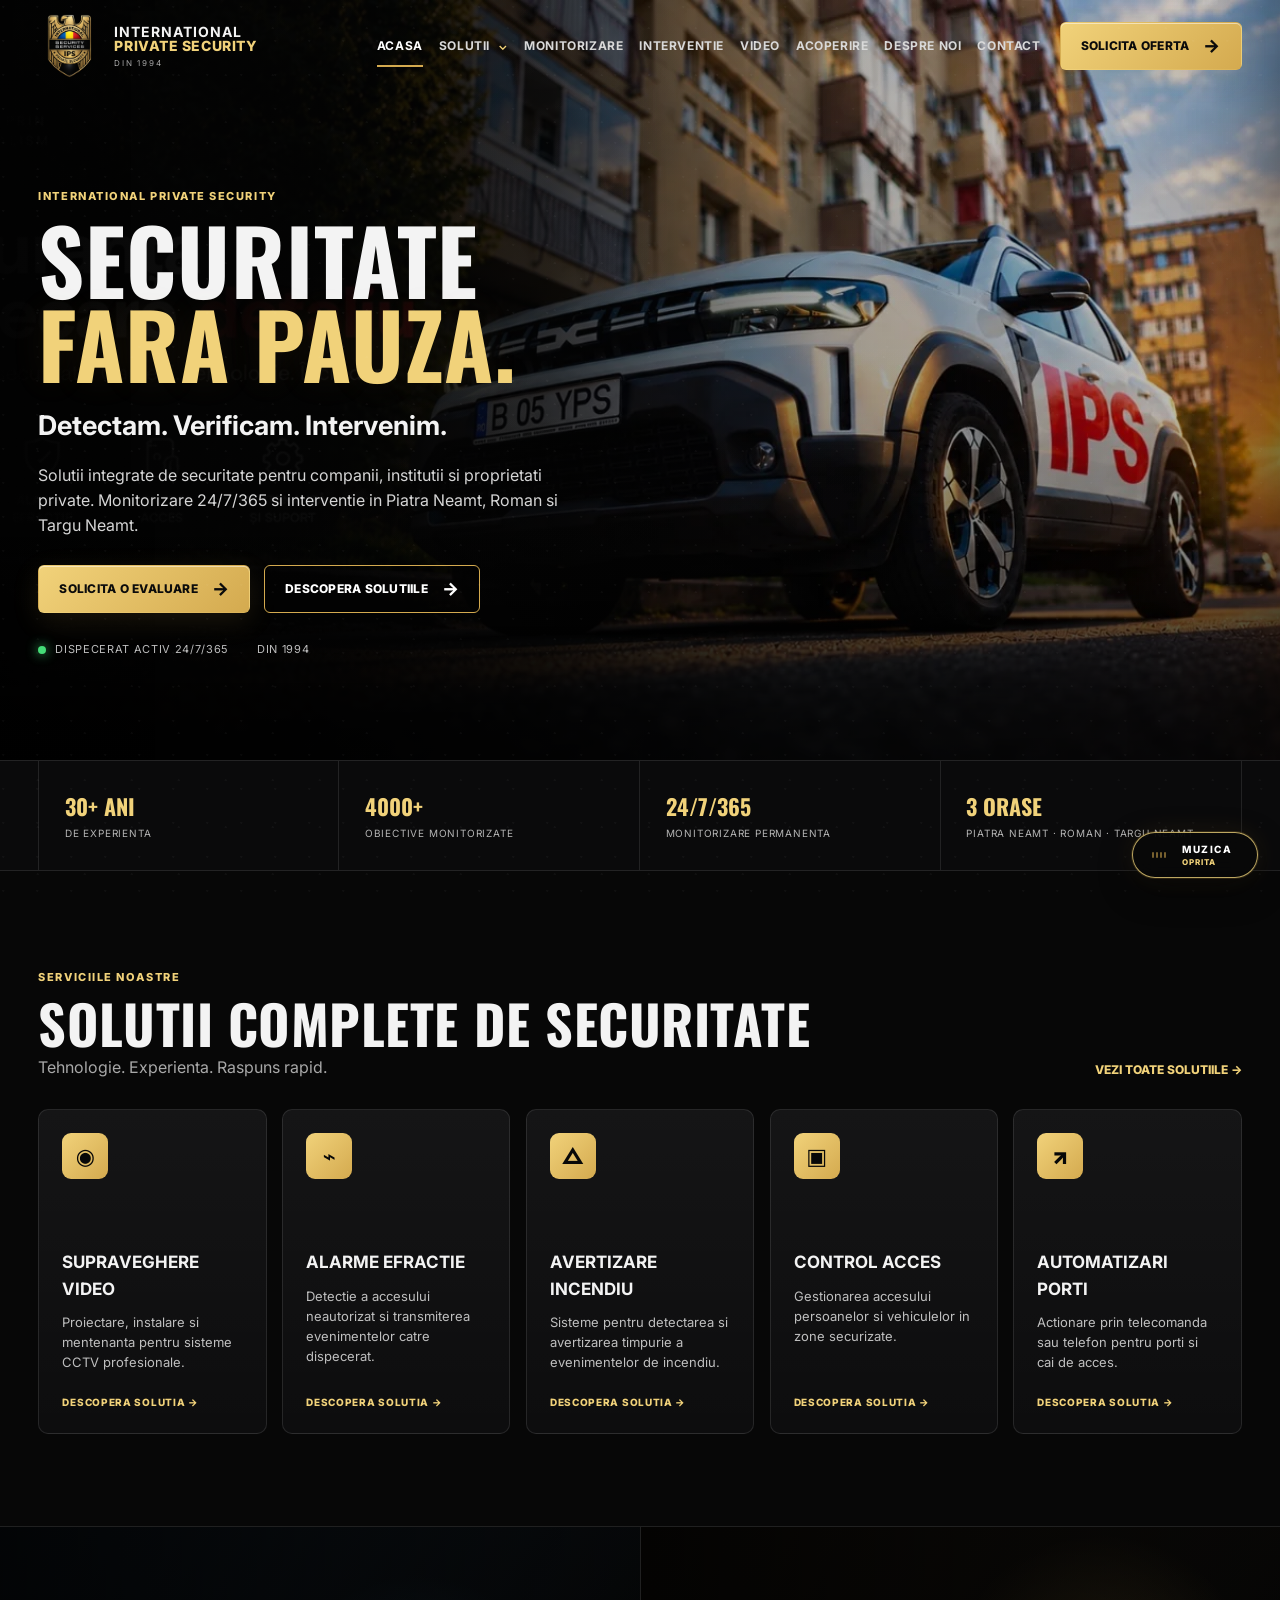
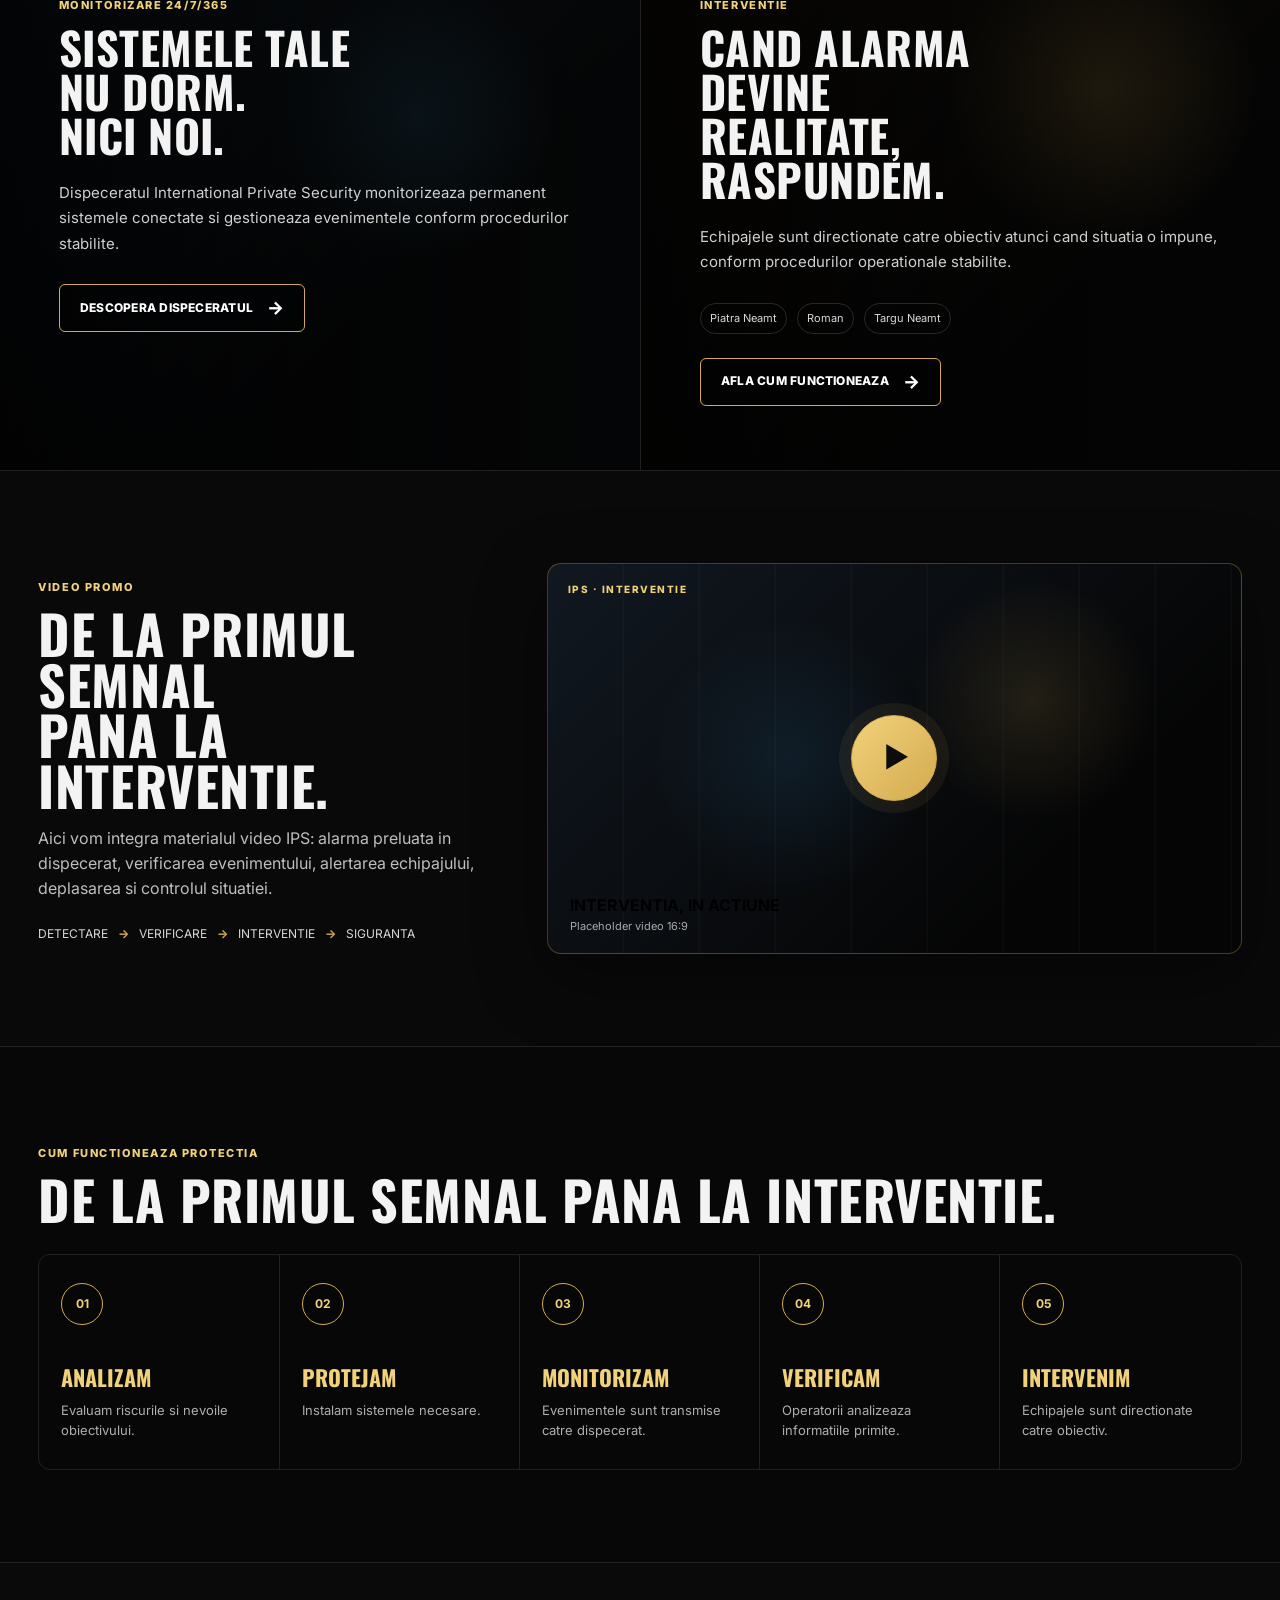
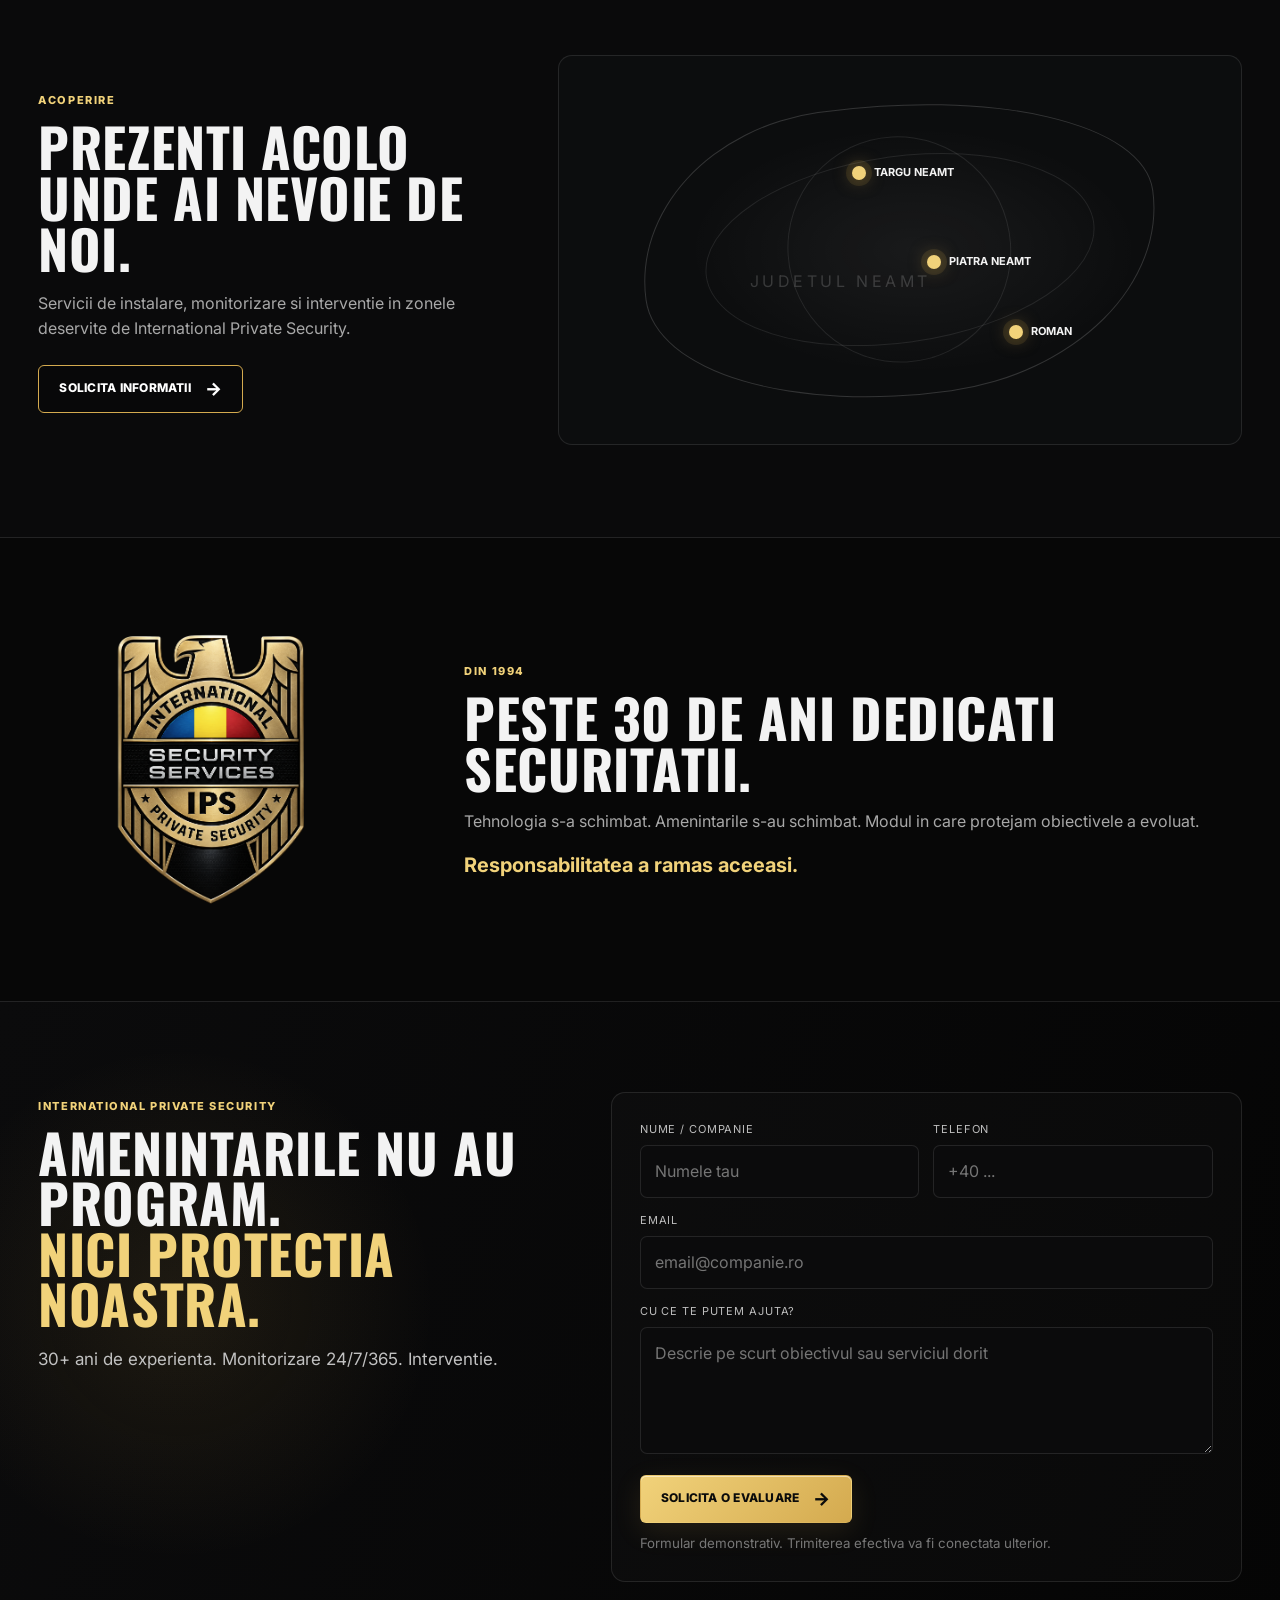
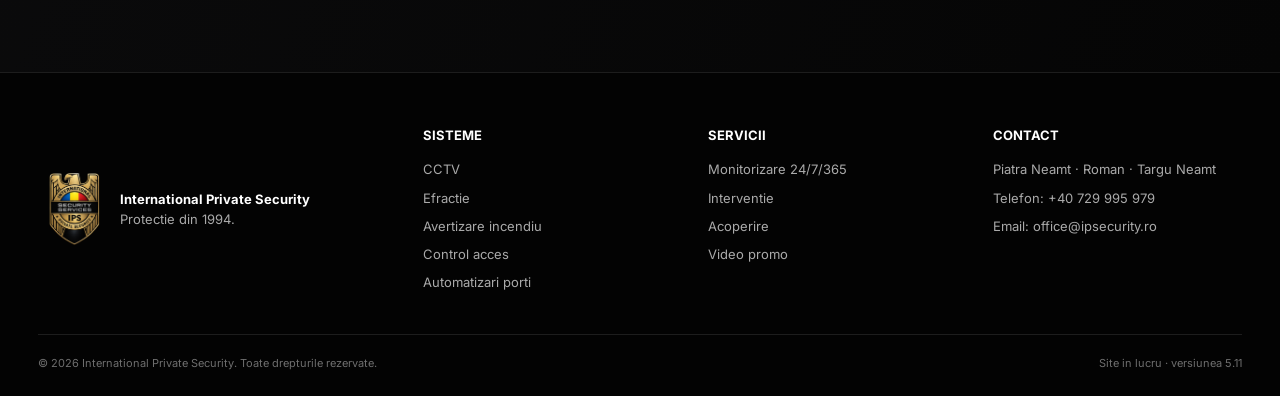
<file: index.html>
<!DOCTYPE html>
<html lang="ro">
<head>
  <meta charset="UTF-8" />
  <meta name="viewport" content="width=device-width, initial-scale=1.0" />
  <meta name="description" content="International Private Security ofera sisteme de securitate, monitorizare 24/7/365 si interventie in Piatra Neamt, Roman si Targu Neamt. Protectie din 1994." />
  <title>Sisteme de securitate, monitorizare si interventie | IPS</title>
  <meta data-ips-seo="page" name="robots" content="index, follow, max-image-preview:large, max-snippet:-1, max-video-preview:-1" />
  <meta data-ips-seo="page" name="author" content="International Private Security" />
  <meta data-ips-seo="page" name="theme-color" content="#080808" />
  <link data-ips-seo="page" rel="canonical" href="https://denisvaideanu.github.io/ips/" />
  <link data-ips-seo="page" rel="alternate" hreflang="ro-RO" href="https://denisvaideanu.github.io/ips/" />
  <link data-ips-seo="page" rel="alternate" hreflang="x-default" href="https://denisvaideanu.github.io/ips/" />
  <meta data-ips-seo="page" property="og:type" content="website" />
  <meta data-ips-seo="page" property="og:locale" content="ro_RO" />
  <meta data-ips-seo="page" property="og:site_name" content="International Private Security" />
  <meta data-ips-seo="page" property="og:title" content="Sisteme de securitate, monitorizare si interventie | IPS" />
  <meta data-ips-seo="page" property="og:description" content="International Private Security ofera sisteme de securitate, monitorizare 24/7/365 si interventie in Piatra Neamt, Roman si Targu Neamt. Protectie din 1994." />
  <meta data-ips-seo="page" property="og:url" content="https://denisvaideanu.github.io/ips/" />
  <meta data-ips-seo="page" property="og:image" content="https://denisvaideanu.github.io/ips/assets/ips-home-hero.jpg" />
  <meta data-ips-seo="page" property="og:image:alt" content="International Private Security - sisteme de securitate si interventie" />
  <meta data-ips-seo="page" name="twitter:card" content="summary_large_image" />
  <meta data-ips-seo="page" name="twitter:title" content="Sisteme de securitate, monitorizare si interventie | IPS" />
  <meta data-ips-seo="page" name="twitter:description" content="International Private Security ofera sisteme de securitate, monitorizare 24/7/365 si interventie in Piatra Neamt, Roman si Targu Neamt. Protectie din 1994." />
  <meta data-ips-seo="page" name="twitter:image" content="https://denisvaideanu.github.io/ips/assets/ips-home-hero.jpg" />
  <link data-ips-seo="page" rel="preload" as="image" href="assets/ips-home-hero.webp" type="image/webp" fetchpriority="high" />
  <script data-ips-seo="page" type="application/ld+json">{"@context":"https://schema.org","@graph":[{"@type":"Organization","@id":"https://denisvaideanu.github.io/ips/#organization","name":"International Private Security","alternateName":"IPS","url":"https://denisvaideanu.github.io/ips/","logo":"https://denisvaideanu.github.io/ips/assets/ips-logo.png","image":"https://denisvaideanu.github.io/ips/assets/ips-home-hero.jpg","description":"Companie de securitate cu activitate din 1994, specializata in sisteme electronice de securitate, monitorizare si interventie.","foundingDate":"1994","telephone":"+40729995979","email":"office@ipsecurity.ro","areaServed":[{"@type":"City","name":"Piatra Neamt"},{"@type":"City","name":"Roman"},{"@type":"City","name":"Targu Neamt"}],"contactPoint":{"@type":"ContactPoint","telephone":"+40729995979","email":"office@ipsecurity.ro","contactType":"customer service","availableLanguage":["Romanian"],"areaServed":"RO"},"hasOfferCatalog":{"@type":"OfferCatalog","name":"Servicii International Private Security","itemListElement":[{"@type":"Offer","itemOffered":{"@type":"Service","name":"Supraveghere video CCTV si analiza video AI"}},{"@type":"Offer","itemOffered":{"@type":"Service","name":"Sisteme de alarma si detectie efractie"}},{"@type":"Offer","itemOffered":{"@type":"Service","name":"Sisteme de detectie si avertizare incendiu"}},{"@type":"Offer","itemOffered":{"@type":"Service","name":"Sisteme de control acces"}},{"@type":"Offer","itemOffered":{"@type":"Service","name":"Automatizari porti si cai de acces"}},{"@type":"Offer","itemOffered":{"@type":"Service","name":"Monitorizare sisteme de securitate 24/7/365"}},{"@type":"Offer","itemOffered":{"@type":"Service","name":"Interventie securitate"}}]}},{"@type":"WebSite","@id":"https://denisvaideanu.github.io/ips/#website","url":"https://denisvaideanu.github.io/ips/","name":"International Private Security","alternateName":"IPS","inLanguage":"ro-RO","publisher":{"@id":"https://denisvaideanu.github.io/ips/#organization"}}]}</script>
  <link rel="icon" type="image/png" sizes="32x32" href="assets/favicon-32x32.png" />
  <link rel="icon" type="image/png" sizes="16x16" href="assets/favicon-16x16.png" />
  <link rel="shortcut icon" href="assets/favicon.ico" />
  <link rel="apple-touch-icon" sizes="180x180" href="assets/apple-touch-icon.png" />
  <link rel="manifest" href="assets/site.webmanifest" />
  <link rel="preconnect" href="https://fonts.googleapis.com">
  <link rel="preconnect" href="https://fonts.gstatic.com" crossorigin>
  <link href="https://fonts.googleapis.com/css2?family=Inter:wght@400;500;600;700;800&family=Oswald:wght@500;600;700&display=swap" rel="stylesheet">
  <link rel="stylesheet" href="styles.css?v=5.11" />
</head>
<body>
  <div class="noise"></div>

  <header class="site-header">
    <div class="container nav-wrap">
      <a class="brand" href="index.html" aria-label="International Private Security">
        <img src="assets/ips-logo.png" alt="Logo International Private Security" />
        <div class="brand-copy">
          <strong>INTERNATIONAL</strong>
          <span>PRIVATE SECURITY</span>
          <small>Din 1994</small>
        </div>
      </a>

      <button class="menu-toggle" aria-label="Deschide meniul" aria-expanded="false">
        <span></span><span></span><span></span>
      </button>

      <nav class="main-nav" aria-label="Navigatie principala">
        <a class="active" href="index.html">Acasa</a>

        <div class="nav-item has-mega">
          <button class="nav-link mega-trigger" type="button" aria-expanded="false">
            Solutii <span class="chev">⌄</span>
          </button>

          <div class="mega-menu">
            <div class="mega-inner">
              <div class="mega-column">
                <span class="mega-kicker">Sisteme electronice</span>

                <a href="solutii/supraveghere-video/index.html" class="mega-link">
                  <strong>Supraveghere video</strong>
                  <small>Vezi ce conteaza. Protejeaza ce conteaza.</small>
                </a>

                <a href="solutii/alarma-efractie/index.html" class="mega-link">
                  <strong>Alarme efractie</strong>
                  <small>Detectia este prima linie de aparare.</small>
                </a>

                <a href="solutii/avertizare-incendiu/index.html" class="mega-link">
                  <strong>Avertizare incendiu</strong>
                  <small>Cand fiecare secunda conteaza.</small>
                </a>

                <a href="solutii/control-acces/index.html" class="mega-link">
                  <strong>Control acces</strong>
                  <small>Stii cine intra. Decizi cine are acces.</small>
                </a>

                <a href="solutii/automatizari-porti/index.html" class="mega-link">
                  <strong>Automatizari porti</strong>
                  <small>Acces simplu. Controlat. Automatizat.</small>
                </a>
              </div>

              <div class="mega-column mega-ops">
                <span class="mega-kicker">Servicii operationale</span>

                <a href="monitorizare/index.html" class="mega-link featured">
                  <strong>Monitorizare 24/7/365</strong>
                  <small>Sistemele tale nu dorm. Nici noi.</small>
                </a>

                <a href="interventie/index.html" class="mega-link featured">
                  <strong>Interventie</strong>
                  <small>Cand alarma devine realitate, raspundem.</small>
                </a>

                <div class="mega-note">
                  <b>Protectie integrata</b>
                  <span>De la detectie la interventie, intr-un singur flux operational.</span>
                </div>
              </div>
            </div>
          </div>
        </div>

        <a href="monitorizare/index.html">Monitorizare</a>
        <a href="interventie/index.html">Interventie</a>
        <a href="index.html#video">Video</a>
        <a href="index.html#acoperire">Acoperire</a>
        <a href="index.html#despre">Despre noi</a>
        <a href="index.html#contact">Contact</a>
      </nav>

      <a class="btn btn-gold nav-cta" href="index.html#contact">Solicita oferta <span>→</span></a>
    </div>
  </header>

  <main>
    <section class="hero section-dark hero-home-photo">
      <div class="hero-bg"></div>
      <div class="hero-vignette"></div>
      <div class="container hero-grid">
        <div class="hero-copy reveal">
          <div class="eyebrow">International Private Security</div>
          <h1>SECURITATE<br><span>FARA PAUZA.</span></h1>
          <p class="hero-lead">Detectam. Verificam. Intervenim.</p>
          <p class="hero-text">Solutii integrate de securitate pentru companii, institutii si proprietati private. Monitorizare 24/7/365 si interventie in Piatra Neamt, Roman si Targu Neamt.</p>
          <div class="hero-actions">
            <a class="btn btn-gold" href="#contact">Solicita o evaluare <span>→</span></a>
            <a class="btn btn-outline" href="#servicii">Descopera solutiile <span>→</span></a>
          </div>
          <div class="hero-meta">
            <span><i></i> Dispecerat activ 24/7/365</span>
            <span>Din 1994</span>
          </div>
        </div>
      </div>
    </section>

    <section class="stats-strip">
      <div class="container stats-grid">
        <article><b>30+ ANI</b><span>de experienta</span></article>
        <article><b>4000+</b><span>obiective monitorizate</span></article>
        <article><b>24/7/365</b><span>monitorizare permanenta</span></article>
        <article><b>3 ORASE</b><span>Piatra Neamt · Roman · Targu Neamt</span></article>
      </div>
    </section>

    <section class="section" id="servicii">
      <div class="container">
        <div class="section-heading reveal">
          <div>
            <span class="eyebrow">Serviciile noastre</span>
            <h2>Solutii complete de securitate</h2>
            <p>Tehnologie. Experienta. Raspuns rapid.</p>
          </div>
          <a class="text-link" href="#contact">Vezi toate solutiile →</a>
        </div>

        <div class="services-grid">
          <a class="service-card reveal" href="solutii/supraveghere-video/index.html">
            <div class="service-icon">◉</div>
            <h3>Supraveghere video</h3>
            <p>Proiectare, instalare si mentenanta pentru sisteme CCTV profesionale.</p>
            <span class="card-link">Descopera solutia →</span>
          </a>
          <a class="service-card reveal" href="solutii/alarma-efractie/index.html">
            <div class="service-icon">⌁</div>
            <h3>Alarme efractie</h3>
            <p>Detectie a accesului neautorizat si transmiterea evenimentelor catre dispecerat.</p>
            <span class="card-link">Descopera solutia →</span>
          </a>
          <a class="service-card reveal" href="solutii/avertizare-incendiu/index.html">
            <div class="service-icon">△</div>
            <h3>Avertizare incendiu</h3>
            <p>Sisteme pentru detectarea si avertizarea timpurie a evenimentelor de incendiu.</p>
            <span class="card-link">Descopera solutia →</span>
          </a>
          <a class="service-card reveal" href="solutii/control-acces/index.html">
            <div class="service-icon">▣</div>
            <h3>Control acces</h3>
            <p>Gestionarea accesului persoanelor si vehiculelor in zone securizate.</p>
            <span class="card-link">Descopera solutia →</span>
          </a>
          <a class="service-card reveal" href="solutii/automatizari-porti/index.html">
            <div class="service-icon">↗</div>
            <h3>Automatizari porti</h3>
            <p>Actionare prin telecomanda sau telefon pentru porti si cai de acces.</p>
            <span class="card-link">Descopera solutia →</span>
          </a>
        </div>
      </div>
    </section>

    <section class="split-section" id="monitorizare">
      <article class="split-card monitoring reveal">
        <div class="split-overlay"></div>
        <div class="split-content">
          <span class="eyebrow">Monitorizare 24/7/365</span>
          <h2>Sistemele tale nu dorm.<br>Nici noi.</h2>
          <p>Dispeceratul International Private Security monitorizeaza permanent sistemele conectate si gestioneaza evenimentele conform procedurilor stabilite.</p>
          <a class="btn btn-outline" href="monitorizare/index.html">Descopera dispeceratul <span>→</span></a>
        </div>
      </article>

      <article class="split-card intervention reveal" id="interventie">
        <div class="split-overlay"></div>
        <div class="split-content">
          <span class="eyebrow">Interventie</span>
          <h2>Cand alarma devine realitate, raspundem.</h2>
          <p>Echipajele sunt directionate catre obiectiv atunci cand situatia o impune, conform procedurilor operationale stabilite.</p>
          <div class="city-list">
            <span>Piatra Neamt</span><span>Roman</span><span>Targu Neamt</span>
          </div>
          <a class="btn btn-outline" href="interventie/index.html">Afla cum functioneaza <span>→</span></a>
        </div>
      </article>
    </section>

    <section class="video-section section" id="video">
      <div class="container video-grid">
        <div class="video-copy reveal">
          <span class="eyebrow">Video promo</span>
          <h2>De la primul semnal<br>pana la interventie.</h2>
          <p>Aici vom integra materialul video IPS: alarma preluata in dispecerat, verificarea evenimentului, alertarea echipajului, deplasarea si controlul situatiei.</p>
          <div class="video-timeline">
            <span>Detectare</span><b>→</b><span>Verificare</span><b>→</b><span>Interventie</span><b>→</b><span>Siguranta</span>
          </div>
        </div>

        <button class="video-placeholder reveal reveal-delay" type="button" aria-label="Porneste videoclipul promo">
          <div class="video-frame">
            <div class="video-badge">IPS · INTERVENTIE</div>
            <div class="play-button">▶</div>
            <div class="video-caption">
              <strong>Interventia, in actiune</strong>
              <span>Placeholder video 16:9</span>
            </div>
          </div>
        </button>
      </div>
    </section>

    <section class="section process-section" id="flux">
      <div class="container">
        <div class="section-heading reveal">
          <div>
            <span class="eyebrow">Cum functioneaza protectia</span>
            <h2>De la primul semnal pana la interventie.</h2>
          </div>
        </div>

        <div class="process-grid">
          <article class="process-step reveal"><b>01</b><h3>Analizam</h3><p>Evaluam riscurile si nevoile obiectivului.</p></article>
          <article class="process-step reveal"><b>02</b><h3>Protejam</h3><p>Instalam sistemele necesare.</p></article>
          <article class="process-step reveal"><b>03</b><h3>Monitorizam</h3><p>Evenimentele sunt transmise catre dispecerat.</p></article>
          <article class="process-step reveal"><b>04</b><h3>Verificam</h3><p>Operatorii analizeaza informatiile primite.</p></article>
          <article class="process-step reveal"><b>05</b><h3>Intervenim</h3><p>Echipajele sunt directionate catre obiectiv.</p></article>
        </div>
      </div>
    </section>

    <section class="section coverage-section" id="acoperire">
      <div class="container coverage-grid">
        <div class="coverage-copy reveal">
          <span class="eyebrow">Acoperire</span>
          <h2>Prezenti acolo unde ai nevoie de noi.</h2>
          <p>Servicii de instalare, monitorizare si interventie in zonele deservite de International Private Security.</p>
          <a class="btn btn-outline" href="#contact">Solicita informatii <span>→</span></a>
        </div>

        <div class="map-card reveal reveal-delay" aria-label="Harta de acoperire IPS">
          <div class="map-lines"></div>
          <div class="map-point point-1"><i></i><span>Targu Neamt</span></div>
          <div class="map-point point-2"><i></i><span>Piatra Neamt</span></div>
          <div class="map-point point-3"><i></i><span>Roman</span></div>
          <div class="map-watermark">JUDETUL NEAMT</div>
        </div>
      </div>
    </section>

    <section class="section history-section" id="despre">
      <div class="container history-grid">
        <div class="history-logo reveal">
          <img src="assets/ips-logo.png" alt="" aria-hidden="true" />
        </div>
        <div class="history-copy reveal reveal-delay">
          <span class="eyebrow">Din 1994</span>
          <h2>Peste 30 de ani dedicati securitatii.</h2>
          <p>Tehnologia s-a schimbat. Amenintarile s-au schimbat. Modul in care protejam obiectivele a evoluat.</p>
          <strong>Responsabilitatea a ramas aceeasi.</strong>
        </div>
      </div>
    </section>

    <section class="cta-section" id="contact">
      <div class="container cta-grid">
        <div class="reveal">
          <span class="eyebrow">International Private Security</span>
          <h2>Amenintarile nu au program.<br><span>Nici protectia noastra.</span></h2>
          <p>30+ ani de experienta. Monitorizare 24/7/365. Interventie.</p>
        </div>

        <div class="mobile-contact-actions">
          <a class="btn btn-gold" href="tel:+40729995979">Suna acum <span>→</span></a>
          <a class="btn btn-outline" href="mailto:office@ipsecurity.ro">Trimite email <span>→</span></a>
        </div>

        <form class="contact-form reveal reveal-delay" onsubmit="return false;">
          <div class="form-row">
            <label>
              <span>Nume / companie</span>
              <input type="text" placeholder="Numele tau" />
            </label>
            <label>
              <span>Telefon</span>
              <input type="tel" placeholder="+40 ..." />
            </label>
          </div>
          <label>
            <span>Email</span>
            <input type="email" placeholder="email@companie.ro" />
          </label>
          <label>
            <span>Cu ce te putem ajuta?</span>
            <textarea rows="4" placeholder="Descrie pe scurt obiectivul sau serviciul dorit"></textarea>
          </label>
          <button class="btn btn-gold" type="submit">Solicita o evaluare <span>→</span></button>
          <small>Formular demonstrativ. Trimiterea efectiva va fi conectata ulterior.</small>
        </form>
      </div>
    </section>
  </main>

  <footer class="site-footer">
    <div class="container footer-grid">
      <div class="footer-brand">
        <img src="assets/ips-logo.png" alt="International Private Security" />
        <div>
          <strong>International Private Security</strong>
          <span>Protectie din 1994.</span>
        </div>
      </div>

      <div>
        <b>Sisteme</b>
        <a href="solutii/supraveghere-video/index.html">CCTV</a>
        <a href="solutii/alarma-efractie/index.html">Efractie</a>
        <a href="solutii/avertizare-incendiu/index.html">Avertizare incendiu</a>
        <a href="solutii/control-acces/index.html">Control acces</a>
        <a href="solutii/automatizari-porti/index.html">Automatizari porti</a>
      </div>

      <div>
        <b>Servicii</b>
        <a href="monitorizare/index.html">Monitorizare 24/7/365</a>
        <a href="interventie/index.html">Interventie</a>
        <a href="index.html#acoperire">Acoperire</a>
        <a href="index.html#video">Video promo</a>
      </div>

      <div>
        <b>Contact</b>
        <span>Piatra Neamt · Roman · Targu Neamt</span>
        <a href="tel:+40729995979">Telefon: +40 729 995 979</a>
        <a href="mailto:office@ipsecurity.ro">Email: office@ipsecurity.ro</a>
      </div>
    </div>
    <div class="container footer-bottom">
      <span>© <span id="year"></span> International Private Security. Toate drepturile rezervate.</span>
      <span>Site in lucru · versiunea 5.11</span>
    </div>
  </footer>

  <script src="script.js?v=5.11"></script>
</body>
</html>
</file>
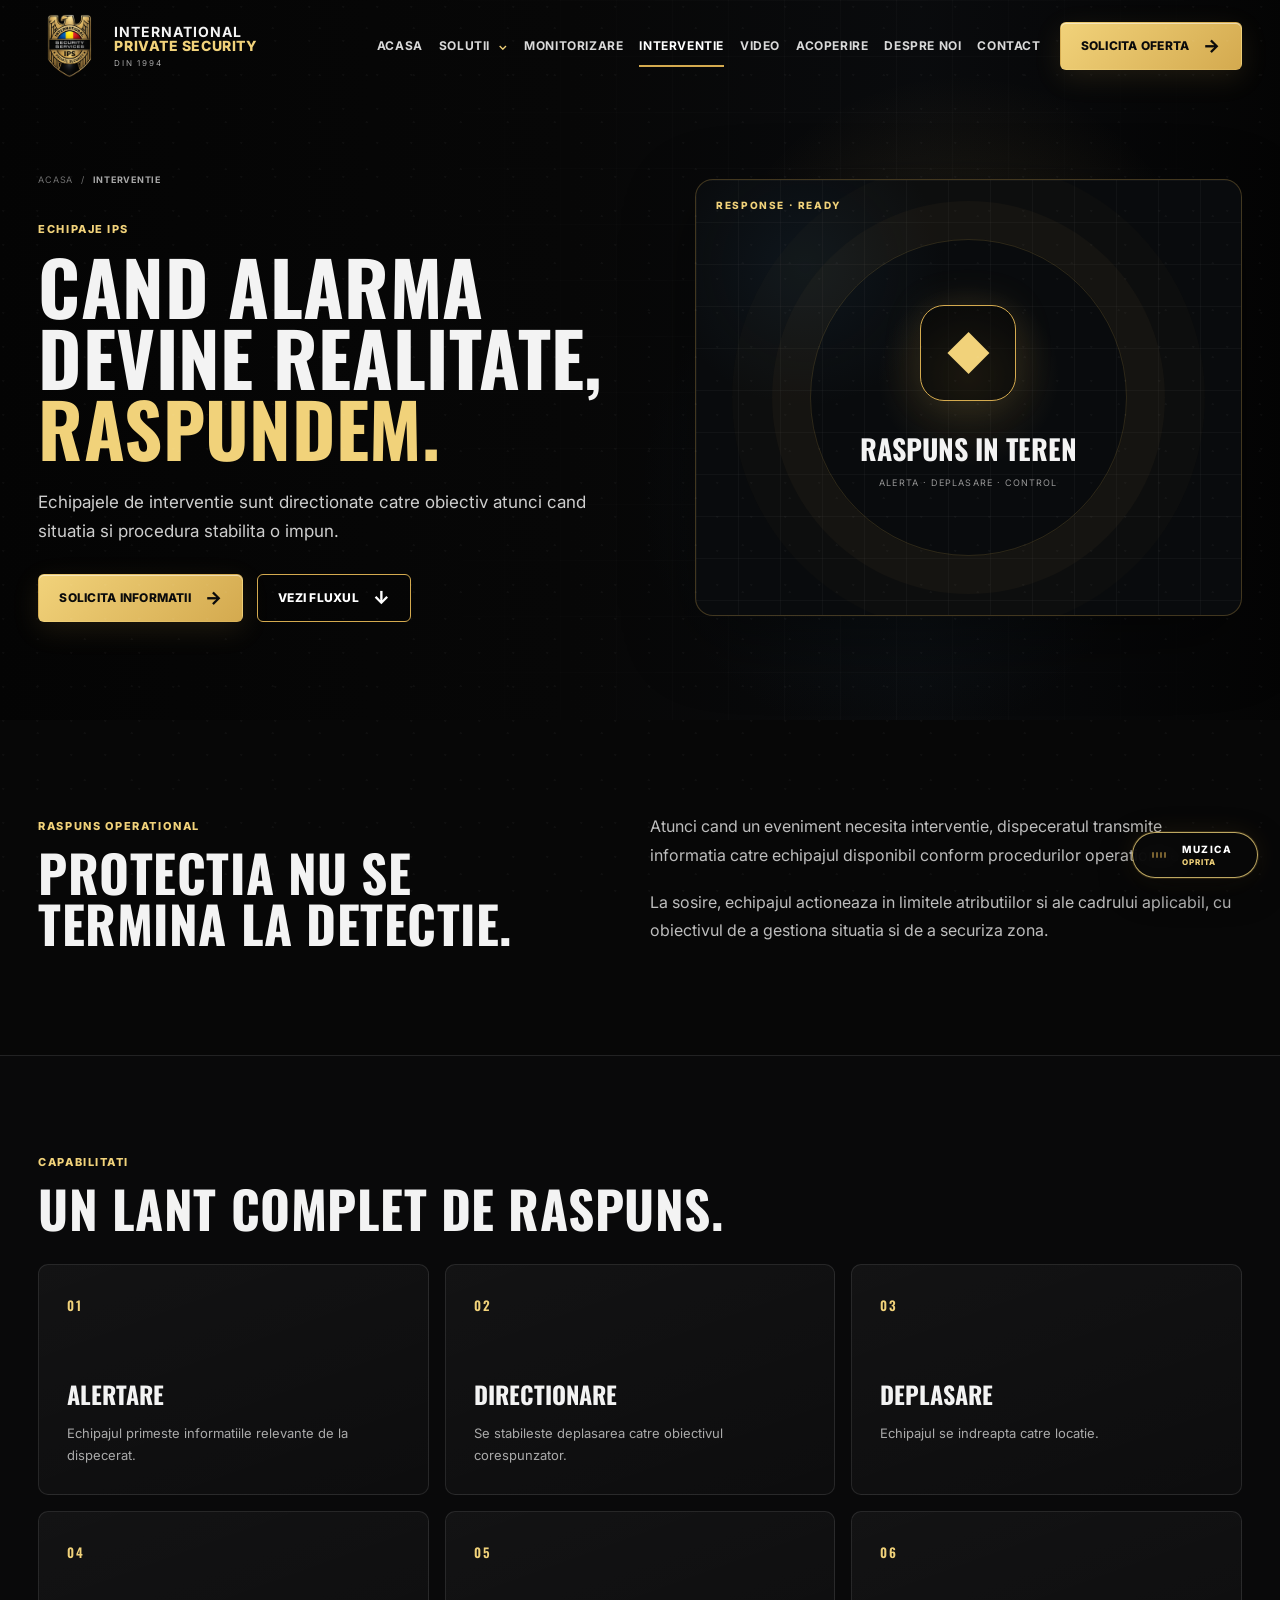
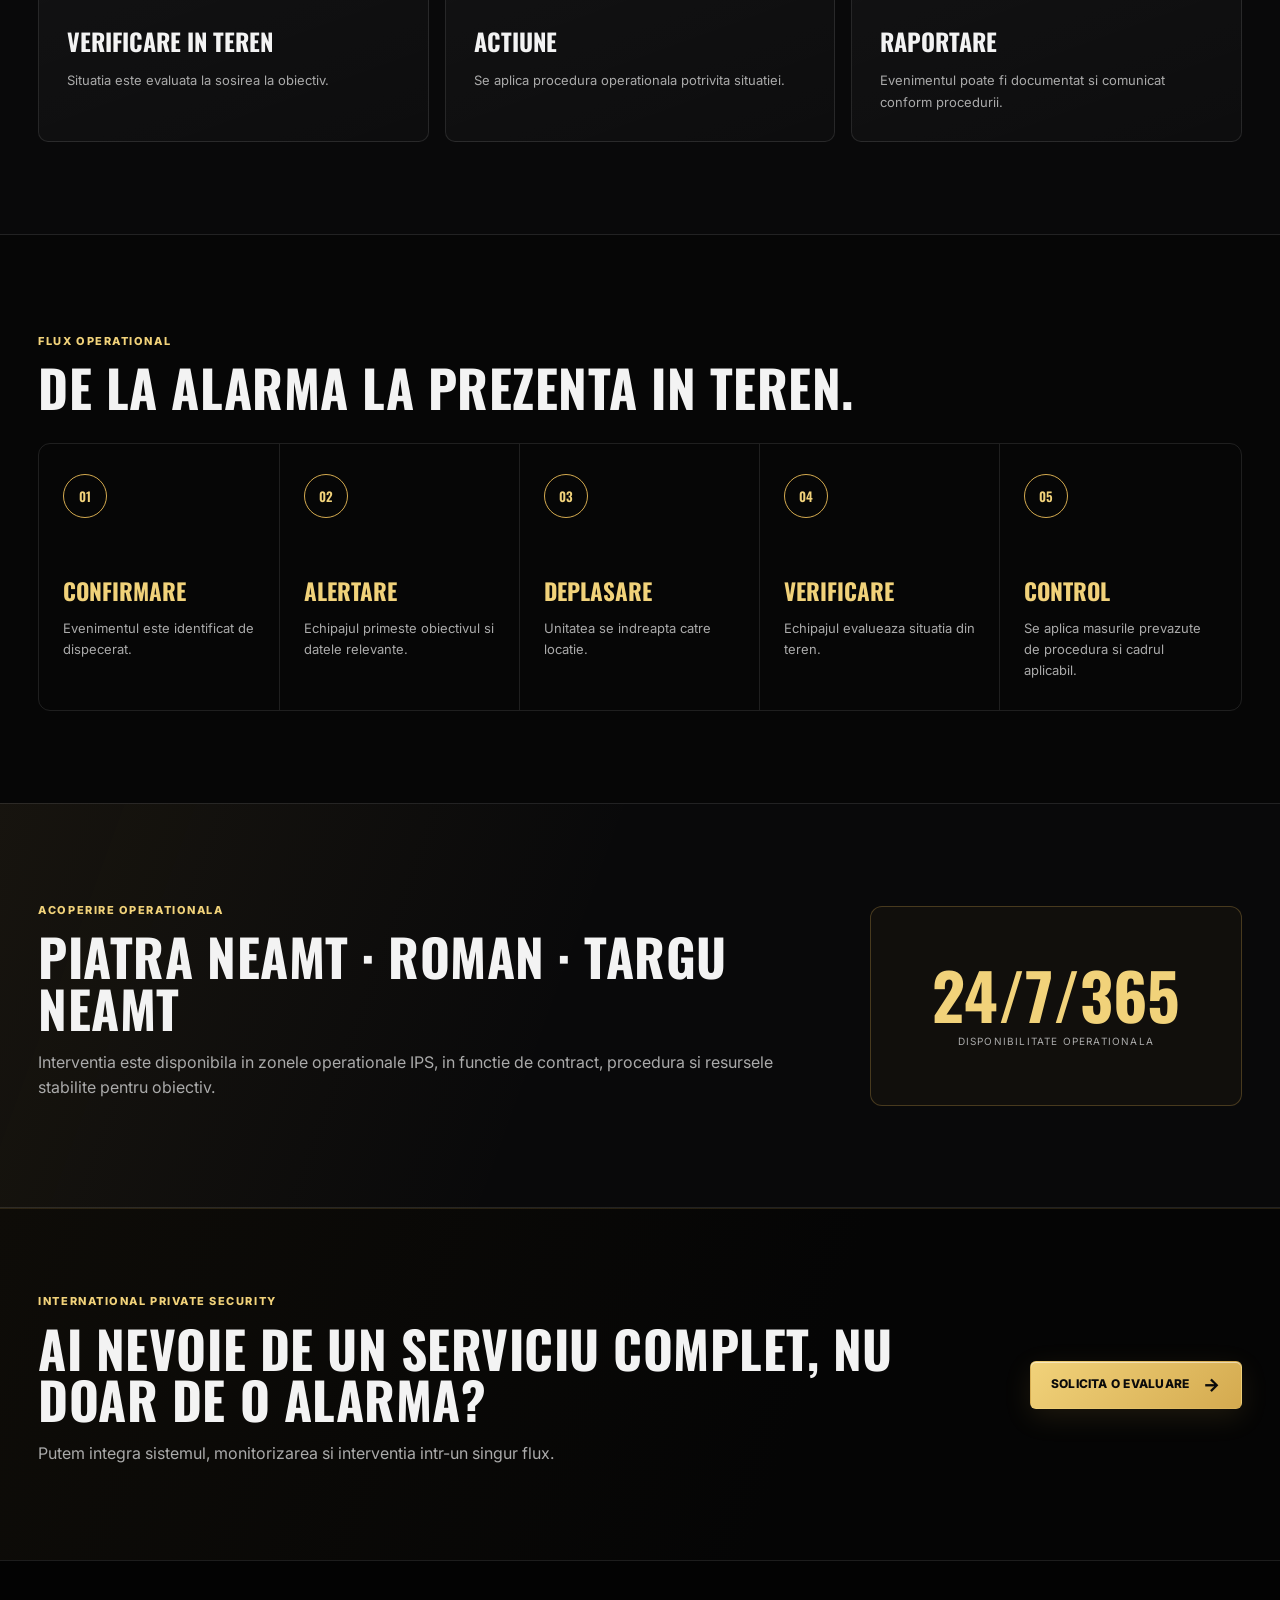
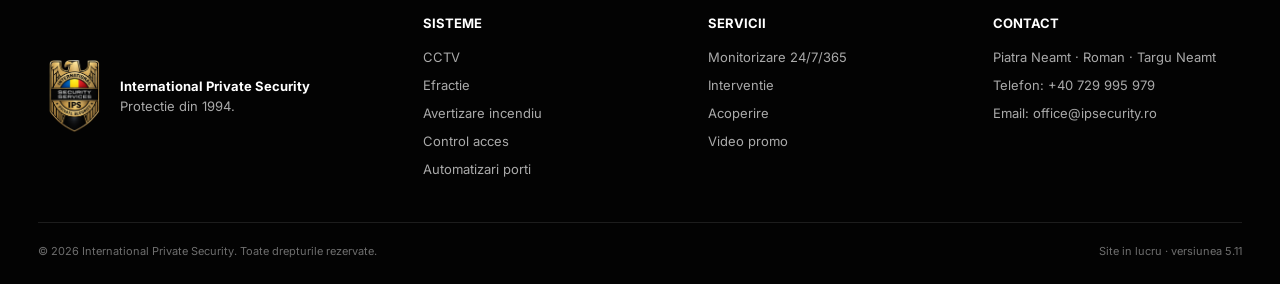
<file: interventie/index.html>
<!DOCTYPE html>
<html lang="ro">
<head>
  <meta charset="UTF-8" />
  <meta name="viewport" content="width=device-width, initial-scale=1.0" />
  <meta name="description" content="Servicii de interventie pentru obiective monitorizate in Piatra Neamt, Roman si Targu Neamt, integrate cu dispeceratul International Private Security." />
  <title>Interventie securitate | International Private Security</title>
  <meta data-ips-seo="page" name="robots" content="index, follow, max-image-preview:large, max-snippet:-1, max-video-preview:-1" />
  <meta data-ips-seo="page" name="author" content="International Private Security" />
  <meta data-ips-seo="page" name="theme-color" content="#080808" />
  <link data-ips-seo="page" rel="canonical" href="https://denisvaideanu.github.io/ips/interventie/" />
  <link data-ips-seo="page" rel="alternate" hreflang="ro-RO" href="https://denisvaideanu.github.io/ips/interventie/" />
  <link data-ips-seo="page" rel="alternate" hreflang="x-default" href="https://denisvaideanu.github.io/ips/interventie/" />
  <meta data-ips-seo="page" property="og:type" content="website" />
  <meta data-ips-seo="page" property="og:locale" content="ro_RO" />
  <meta data-ips-seo="page" property="og:site_name" content="International Private Security" />
  <meta data-ips-seo="page" property="og:title" content="Interventie securitate | International Private Security" />
  <meta data-ips-seo="page" property="og:description" content="Servicii de interventie pentru obiective monitorizate in Piatra Neamt, Roman si Targu Neamt, integrate cu dispeceratul International Private Security." />
  <meta data-ips-seo="page" property="og:url" content="https://denisvaideanu.github.io/ips/interventie/" />
  <meta data-ips-seo="page" property="og:image" content="https://denisvaideanu.github.io/ips/assets/ips-home-hero.jpg" />
  <meta data-ips-seo="page" property="og:image:alt" content="Interventie International Private Security" />
  <meta data-ips-seo="page" name="twitter:card" content="summary_large_image" />
  <meta data-ips-seo="page" name="twitter:title" content="Interventie securitate | International Private Security" />
  <meta data-ips-seo="page" name="twitter:description" content="Servicii de interventie pentru obiective monitorizate in Piatra Neamt, Roman si Targu Neamt, integrate cu dispeceratul International Private Security." />
  <meta data-ips-seo="page" name="twitter:image" content="https://denisvaideanu.github.io/ips/assets/ips-home-hero.jpg" />
  <script data-ips-seo="page" type="application/ld+json">{"@context":"https://schema.org","@graph":[{"@type":"Organization","@id":"https://denisvaideanu.github.io/ips/#organization","name":"International Private Security","alternateName":"IPS","url":"https://denisvaideanu.github.io/ips/","logo":"https://denisvaideanu.github.io/ips/assets/ips-logo.png","image":"https://denisvaideanu.github.io/ips/assets/ips-home-hero.jpg","description":"Companie de securitate cu activitate din 1994, specializata in sisteme electronice de securitate, monitorizare si interventie.","foundingDate":"1994","telephone":"+40729995979","email":"office@ipsecurity.ro","areaServed":[{"@type":"City","name":"Piatra Neamt"},{"@type":"City","name":"Roman"},{"@type":"City","name":"Targu Neamt"}],"contactPoint":{"@type":"ContactPoint","telephone":"+40729995979","email":"office@ipsecurity.ro","contactType":"customer service","availableLanguage":["Romanian"],"areaServed":"RO"}},{"@type":"Service","@id":"https://denisvaideanu.github.io/ips/interventie/#service","name":"Interventie securitate","serviceType":"Interventie securitate","description":"Servicii de interventie pentru obiective monitorizate in Piatra Neamt, Roman si Targu Neamt, integrate cu dispeceratul International Private Security.","url":"https://denisvaideanu.github.io/ips/interventie/","provider":{"@id":"https://denisvaideanu.github.io/ips/#organization"},"areaServed":[{"@type":"City","name":"Piatra Neamt"},{"@type":"City","name":"Roman"},{"@type":"City","name":"Targu Neamt"}]},{"@type":"BreadcrumbList","itemListElement":[{"@type":"ListItem","position":1,"name":"Acasa","item":"https://denisvaideanu.github.io/ips/"},{"@type":"ListItem","position":2,"name":"Interventie","item":"https://denisvaideanu.github.io/ips/interventie/"}]}]}</script>
  <link rel="icon" type="image/png" sizes="32x32" href="../assets/favicon-32x32.png" />
  <link rel="icon" type="image/png" sizes="16x16" href="../assets/favicon-16x16.png" />
  <link rel="shortcut icon" href="../assets/favicon.ico" />
  <link rel="apple-touch-icon" sizes="180x180" href="../assets/apple-touch-icon.png" />
  <link rel="manifest" href="../assets/site.webmanifest" />
  <link rel="preconnect" href="https://fonts.googleapis.com">
  <link rel="preconnect" href="https://fonts.gstatic.com" crossorigin>
  <link href="https://fonts.googleapis.com/css2?family=Inter:wght@400;500;600;700;800&family=Oswald:wght@500;600;700&display=swap" rel="stylesheet">
  <link rel="stylesheet" href="../styles.css?v=5.11" />
</head>
<body>
  <div class="noise"></div>
  
  <header class="site-header">
    <div class="container nav-wrap">
      <a class="brand" href="../index.html" aria-label="International Private Security">
        <img src="../assets/ips-logo.png" alt="Logo International Private Security" />
        <div class="brand-copy">
          <strong>INTERNATIONAL</strong>
          <span>PRIVATE SECURITY</span>
          <small>Din 1994</small>
        </div>
      </a>

      <button class="menu-toggle" aria-label="Deschide meniul" aria-expanded="false">
        <span></span><span></span><span></span>
      </button>

      <nav class="main-nav" aria-label="Navigatie principala">
        <a href="../index.html">Acasa</a>

        <div class="nav-item has-mega">
          <button class="nav-link mega-trigger" type="button" aria-expanded="false">
            Solutii <span class="chev">⌄</span>
          </button>

          <div class="mega-menu">
            <div class="mega-inner">
              <div class="mega-column">
                <span class="mega-kicker">Sisteme electronice</span>

                <a href="../solutii/supraveghere-video/index.html" class="mega-link">
                  <strong>Supraveghere video</strong>
                  <small>Vezi ce conteaza. Protejeaza ce conteaza.</small>
                </a>

                <a href="../solutii/alarma-efractie/index.html" class="mega-link">
                  <strong>Alarme efractie</strong>
                  <small>Detectia este prima linie de aparare.</small>
                </a>

                <a href="../solutii/avertizare-incendiu/index.html" class="mega-link">
                  <strong>Avertizare incendiu</strong>
                  <small>Cand fiecare secunda conteaza.</small>
                </a>

                <a href="../solutii/control-acces/index.html" class="mega-link">
                  <strong>Control acces</strong>
                  <small>Stii cine intra. Decizi cine are acces.</small>
                </a>

                <a href="../solutii/automatizari-porti/index.html" class="mega-link">
                  <strong>Automatizari porti</strong>
                  <small>Acces simplu. Controlat. Automatizat.</small>
                </a>
              </div>

              <div class="mega-column mega-ops">
                <span class="mega-kicker">Servicii operationale</span>

                <a href="../monitorizare/index.html" class="mega-link featured">
                  <strong>Monitorizare 24/7/365</strong>
                  <small>Sistemele tale nu dorm. Nici noi.</small>
                </a>

                <a href="../interventie/index.html" class="mega-link featured">
                  <strong>Interventie</strong>
                  <small>Cand alarma devine realitate, raspundem.</small>
                </a>

                <div class="mega-note">
                  <b>Protectie integrata</b>
                  <span>De la detectie la interventie, intr-un singur flux operational.</span>
                </div>
              </div>
            </div>
          </div>
        </div>

        <a href="../monitorizare/index.html">Monitorizare</a>
        <a class="active" href="../interventie/index.html">Interventie</a>
        <a href="../index.html#video">Video</a>
        <a href="../index.html#acoperire">Acoperire</a>
        <a href="../index.html#despre">Despre noi</a>
        <a href="../index.html#contact">Contact</a>
      </nav>

      <a class="btn btn-gold nav-cta" href="../index.html#contact">Solicita oferta <span>→</span></a>
    </div>
  </header>


  <main class="service-page operational-page">
    <section class="service-hero op-hero">
      <div class="service-hero-bg"></div>
      <div class="container service-hero-grid">
        <div class="service-hero-copy reveal">
          <div class="breadcrumbs"><a href="../index.html">Acasa</a><span>/</span><b>Interventie</b></div>
          <span class="eyebrow">Echipaje IPS</span>
          <h1>CAND ALARMA DEVINE REALITATE,<br><span>RASPUNDEM.</span></h1>
          <p class="service-lead">Echipajele de interventie sunt directionate catre obiectiv atunci cand situatia si procedura stabilita o impun.</p>
          <div class="hero-actions">
            <a class="btn btn-gold" href="../index.html#contact">Solicita informatii <span>→</span></a>
            <a class="btn btn-outline" href="#flux">Vezi fluxul <span>↓</span></a>
          </div>
        </div>
        <div class="service-hero-visual reveal reveal-delay">
          <div class="tech-panel operational">
            <span class="tech-tag">RESPONSE · READY</span>
            <div class="tech-icon">◆</div>
            <strong>Raspuns in teren</strong>
            <small>Alerta · Deplasare · Control</small>
          </div>
        </div>
      </div>
    </section>

    <section class="section service-intro">
      <div class="container two-col-intro">
        <div class="reveal">
          <span class="eyebrow">Raspuns operational</span>
          <h2>Protectia nu se termina la detectie.</h2>
        </div>
        <div class="intro-copy reveal reveal-delay">
          <p>Atunci cand un eveniment necesita interventie, dispeceratul transmite informatia catre echipajul disponibil conform procedurilor operationale.</p>
          <p>La sosire, echipajul actioneaza in limitele atributiilor si ale cadrului aplicabil, cu obiectivul de a gestiona situatia si de a securiza zona.</p>
        </div>
      </div>
    </section>

    <section class="section modules-section">
      <div class="container">
        <div class="section-heading reveal">
          <div><span class="eyebrow">Capabilitati</span><h2>Un lant complet de raspuns.</h2></div>
        </div>
        <div class="module-grid"><article class="module-card reveal"><span class="module-no">01</span><h3>Alertare</h3><p>Echipajul primeste informatiile relevante de la dispecerat.</p></article>
<article class="module-card reveal"><span class="module-no">02</span><h3>Directionare</h3><p>Se stabileste deplasarea catre obiectivul corespunzator.</p></article>
<article class="module-card reveal"><span class="module-no">03</span><h3>Deplasare</h3><p>Echipajul se indreapta catre locatie.</p></article>
<article class="module-card reveal"><span class="module-no">04</span><h3>Verificare in teren</h3><p>Situatia este evaluata la sosirea la obiectiv.</p></article>
<article class="module-card reveal"><span class="module-no">05</span><h3>Actiune</h3><p>Se aplica procedura operationala potrivita situatiei.</p></article>
<article class="module-card reveal"><span class="module-no">06</span><h3>Raportare</h3><p>Evenimentul poate fi documentat si comunicat conform procedurii.</p></article></div>
      </div>
    </section>

    <section class="section service-flow" id="flux">
      <div class="container">
        <div class="section-heading reveal">
          <div><span class="eyebrow">Flux operational</span><h2>De la alarma la prezenta in teren.</h2></div>
        </div>
        <div class="service-steps"><article class="service-step reveal"><b>01</b><h3>Confirmare</h3><p>Evenimentul este identificat de dispecerat.</p></article>
<article class="service-step reveal"><b>02</b><h3>Alertare</h3><p>Echipajul primeste obiectivul si datele relevante.</p></article>
<article class="service-step reveal"><b>03</b><h3>Deplasare</h3><p>Unitatea se indreapta catre locatie.</p></article>
<article class="service-step reveal"><b>04</b><h3>Verificare</h3><p>Echipajul evalueaza situatia din teren.</p></article>
<article class="service-step reveal"><b>05</b><h3>Control</h3><p>Se aplica masurile prevazute de procedura si cadrul aplicabil.</p></article></div>
      </div>
    </section>

    <section class="section operational-band">
      <div class="container ops-band-grid">
        <div class="reveal">
          <span class="eyebrow">Acoperire operationala</span>
          <h2>Piatra Neamt · Roman · Targu Neamt</h2>
          <p>Interventia este disponibila in zonele operationale IPS, in functie de contract, procedura si resursele stabilite pentru obiectiv.</p>
        </div>
        <div class="ops-stat reveal reveal-delay">
          <b>24/7/365</b>
          <span>disponibilitate operationala</span>
        </div>
      </div>
    </section>

    <section class="service-cta">
      <div class="container service-cta-inner reveal">
        <div>
          <span class="eyebrow">International Private Security</span>
          <h2>Ai nevoie de un serviciu complet, nu doar de o alarma?</h2>
          <p>Putem integra sistemul, monitorizarea si interventia intr-un singur flux.</p>
        </div>
        <a class="btn btn-gold" href="../index.html#contact">Solicita o evaluare <span>→</span></a>
      </div>
    </section>
  </main>

  
  <footer class="site-footer">
    <div class="container footer-grid">
      <div class="footer-brand">
        <img src="../assets/ips-logo.png" alt="International Private Security" />
        <div>
          <strong>International Private Security</strong>
          <span>Protectie din 1994.</span>
        </div>
      </div>

      <div>
        <b>Sisteme</b>
        <a href="../solutii/supraveghere-video/index.html">CCTV</a>
        <a href="../solutii/alarma-efractie/index.html">Efractie</a>
        <a href="../solutii/avertizare-incendiu/index.html">Avertizare incendiu</a>
        <a href="../solutii/control-acces/index.html">Control acces</a>
        <a href="../solutii/automatizari-porti/index.html">Automatizari porti</a>
      </div>

      <div>
        <b>Servicii</b>
        <a href="../monitorizare/index.html">Monitorizare 24/7/365</a>
        <a href="../interventie/index.html">Interventie</a>
        <a href="../index.html#acoperire">Acoperire</a>
        <a href="../index.html#video">Video promo</a>
      </div>

      <div>
        <b>Contact</b>
        <span>Piatra Neamt · Roman · Targu Neamt</span>
        <a href="tel:+40729995979">Telefon: +40 729 995 979</a>
        <a href="mailto:office@ipsecurity.ro">Email: office@ipsecurity.ro</a>
      </div>
    </div>
    <div class="container footer-bottom">
      <span>© <span id="year"></span> International Private Security. Toate drepturile rezervate.</span>
      <span>Site in lucru · versiunea 5.11</span>
    </div>
  </footer>

  <script src="../script.js?v=5.11"></script>
</body>
</html>
</file>
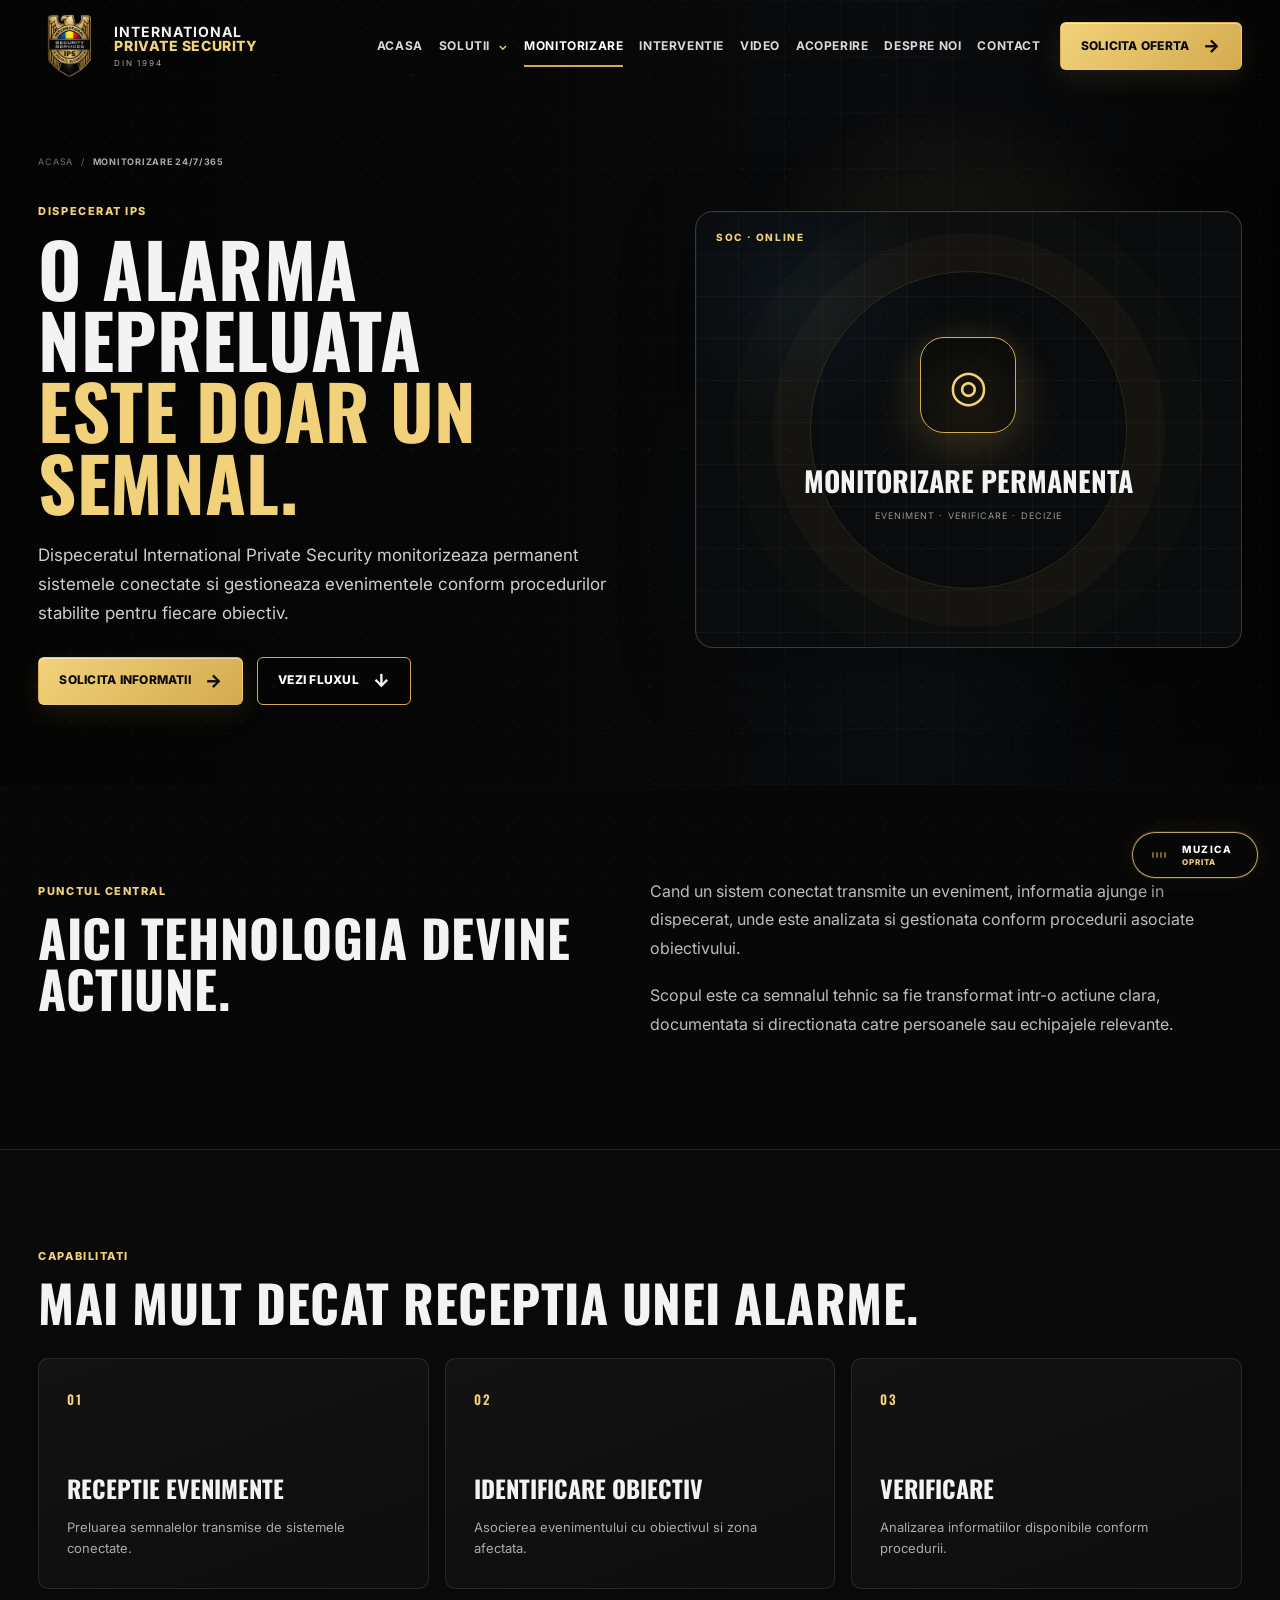
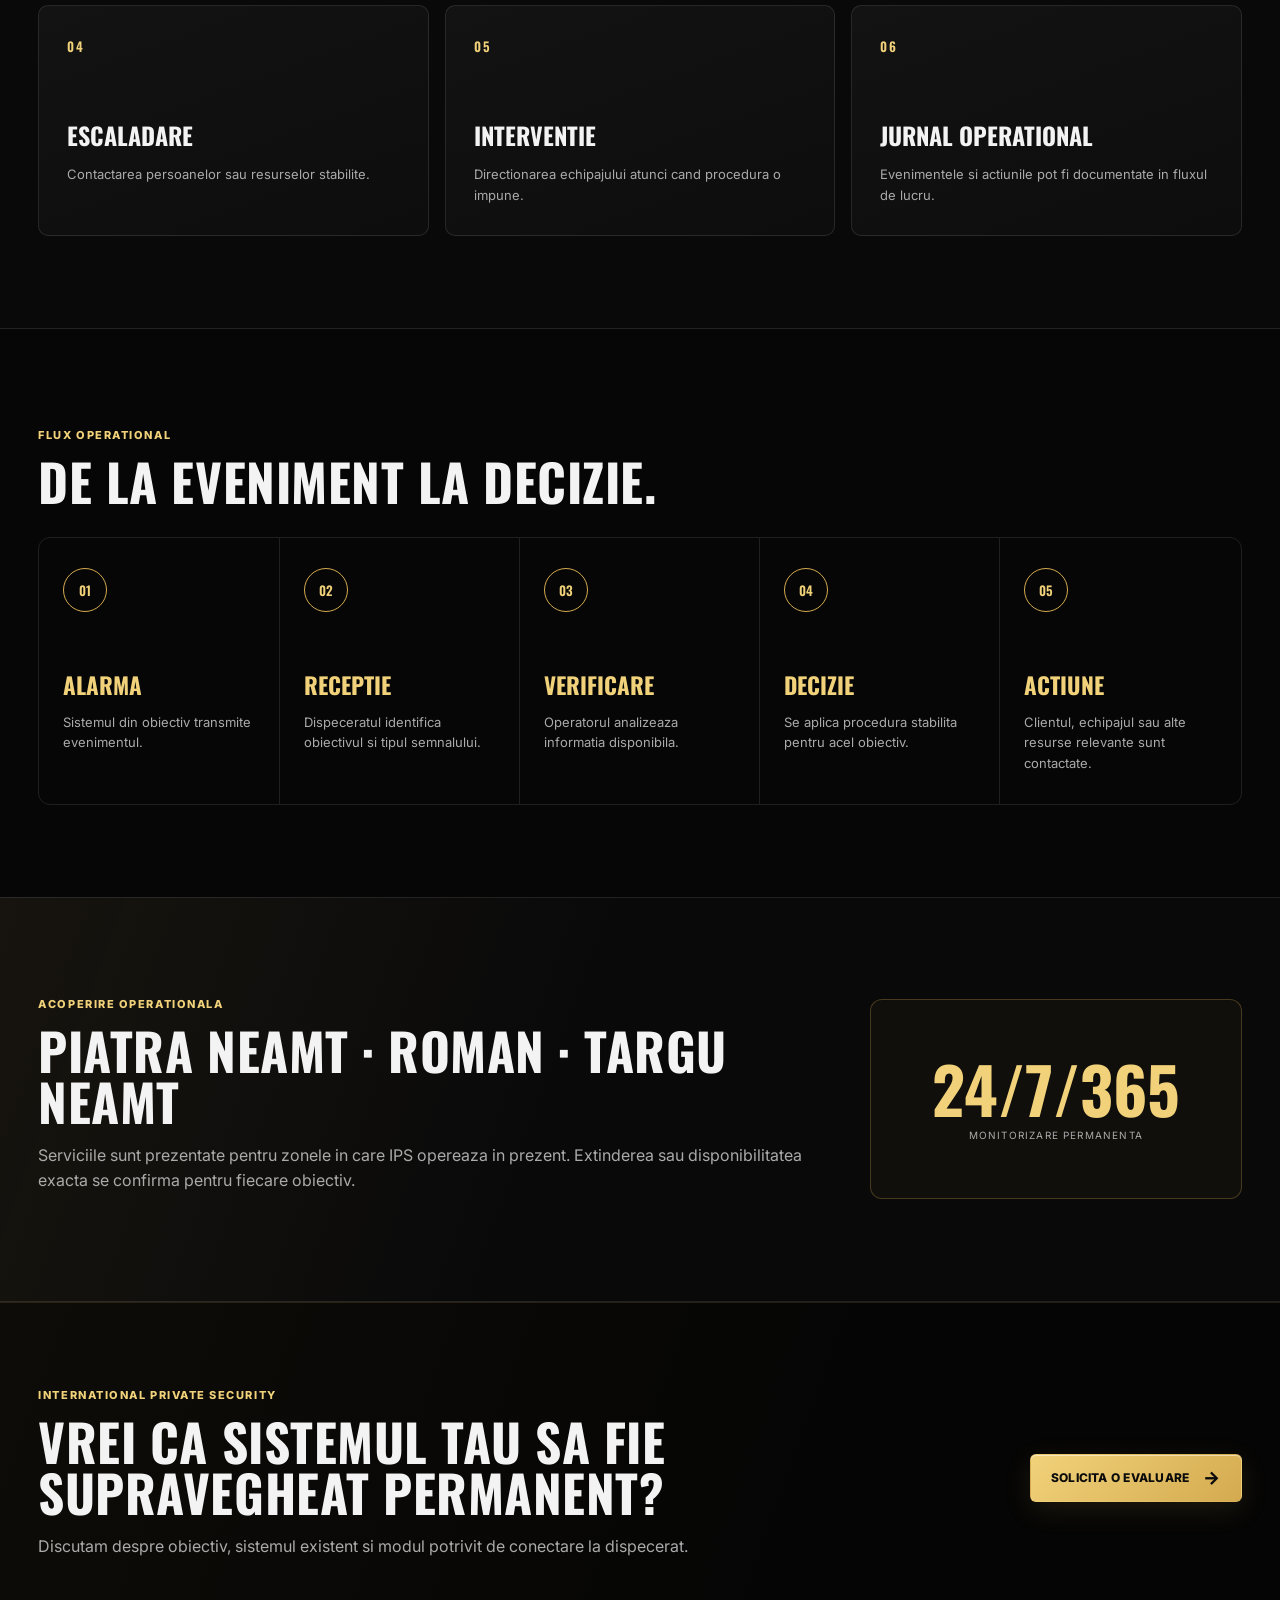
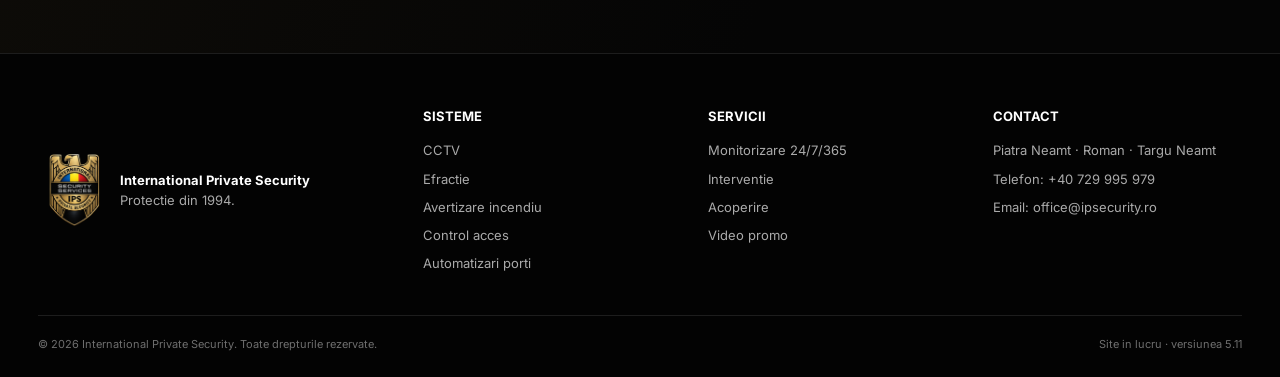
<file: monitorizare/index.html>
<!DOCTYPE html>
<html lang="ro">
<head>
  <meta charset="UTF-8" />
  <meta name="viewport" content="width=device-width, initial-scale=1.0" />
  <meta name="description" content="Monitorizare permanenta 24/7/365 prin dispecerat IPS pentru sisteme de alarma si obiective din Piatra Neamt, Roman si Targu Neamt." />
  <title>Monitorizare alarma 24/7/365 | International Private Security</title>
  <meta data-ips-seo="page" name="robots" content="index, follow, max-image-preview:large, max-snippet:-1, max-video-preview:-1" />
  <meta data-ips-seo="page" name="author" content="International Private Security" />
  <meta data-ips-seo="page" name="theme-color" content="#080808" />
  <link data-ips-seo="page" rel="canonical" href="https://denisvaideanu.github.io/ips/monitorizare/" />
  <link data-ips-seo="page" rel="alternate" hreflang="ro-RO" href="https://denisvaideanu.github.io/ips/monitorizare/" />
  <link data-ips-seo="page" rel="alternate" hreflang="x-default" href="https://denisvaideanu.github.io/ips/monitorizare/" />
  <meta data-ips-seo="page" property="og:type" content="website" />
  <meta data-ips-seo="page" property="og:locale" content="ro_RO" />
  <meta data-ips-seo="page" property="og:site_name" content="International Private Security" />
  <meta data-ips-seo="page" property="og:title" content="Monitorizare alarma 24/7/365 | International Private Security" />
  <meta data-ips-seo="page" property="og:description" content="Monitorizare permanenta 24/7/365 prin dispecerat IPS pentru sisteme de alarma si obiective din Piatra Neamt, Roman si Targu Neamt." />
  <meta data-ips-seo="page" property="og:url" content="https://denisvaideanu.github.io/ips/monitorizare/" />
  <meta data-ips-seo="page" property="og:image" content="https://denisvaideanu.github.io/ips/assets/ips-home-hero.jpg" />
  <meta data-ips-seo="page" property="og:image:alt" content="Monitorizare 24/7/365 International Private Security" />
  <meta data-ips-seo="page" name="twitter:card" content="summary_large_image" />
  <meta data-ips-seo="page" name="twitter:title" content="Monitorizare alarma 24/7/365 | International Private Security" />
  <meta data-ips-seo="page" name="twitter:description" content="Monitorizare permanenta 24/7/365 prin dispecerat IPS pentru sisteme de alarma si obiective din Piatra Neamt, Roman si Targu Neamt." />
  <meta data-ips-seo="page" name="twitter:image" content="https://denisvaideanu.github.io/ips/assets/ips-home-hero.jpg" />
  <script data-ips-seo="page" type="application/ld+json">{"@context":"https://schema.org","@graph":[{"@type":"Organization","@id":"https://denisvaideanu.github.io/ips/#organization","name":"International Private Security","alternateName":"IPS","url":"https://denisvaideanu.github.io/ips/","logo":"https://denisvaideanu.github.io/ips/assets/ips-logo.png","image":"https://denisvaideanu.github.io/ips/assets/ips-home-hero.jpg","description":"Companie de securitate cu activitate din 1994, specializata in sisteme electronice de securitate, monitorizare si interventie.","foundingDate":"1994","telephone":"+40729995979","email":"office@ipsecurity.ro","areaServed":[{"@type":"City","name":"Piatra Neamt"},{"@type":"City","name":"Roman"},{"@type":"City","name":"Targu Neamt"}],"contactPoint":{"@type":"ContactPoint","telephone":"+40729995979","email":"office@ipsecurity.ro","contactType":"customer service","availableLanguage":["Romanian"],"areaServed":"RO"}},{"@type":"Service","@id":"https://denisvaideanu.github.io/ips/monitorizare/#service","name":"Monitorizare sisteme de securitate 24/7/365","serviceType":"Monitorizare sisteme de securitate 24/7/365","description":"Monitorizare permanenta 24/7/365 prin dispecerat IPS pentru sisteme de alarma si obiective din Piatra Neamt, Roman si Targu Neamt.","url":"https://denisvaideanu.github.io/ips/monitorizare/","provider":{"@id":"https://denisvaideanu.github.io/ips/#organization"},"areaServed":[{"@type":"City","name":"Piatra Neamt"},{"@type":"City","name":"Roman"},{"@type":"City","name":"Targu Neamt"}]},{"@type":"BreadcrumbList","itemListElement":[{"@type":"ListItem","position":1,"name":"Acasa","item":"https://denisvaideanu.github.io/ips/"},{"@type":"ListItem","position":2,"name":"Monitorizare","item":"https://denisvaideanu.github.io/ips/monitorizare/"}]}]}</script>
  <link rel="icon" type="image/png" sizes="32x32" href="../assets/favicon-32x32.png" />
  <link rel="icon" type="image/png" sizes="16x16" href="../assets/favicon-16x16.png" />
  <link rel="shortcut icon" href="../assets/favicon.ico" />
  <link rel="apple-touch-icon" sizes="180x180" href="../assets/apple-touch-icon.png" />
  <link rel="manifest" href="../assets/site.webmanifest" />
  <link rel="preconnect" href="https://fonts.googleapis.com">
  <link rel="preconnect" href="https://fonts.gstatic.com" crossorigin>
  <link href="https://fonts.googleapis.com/css2?family=Inter:wght@400;500;600;700;800&family=Oswald:wght@500;600;700&display=swap" rel="stylesheet">
  <link rel="stylesheet" href="../styles.css?v=5.11" />
</head>
<body>
  <div class="noise"></div>
  
  <header class="site-header">
    <div class="container nav-wrap">
      <a class="brand" href="../index.html" aria-label="International Private Security">
        <img src="../assets/ips-logo.png" alt="Logo International Private Security" />
        <div class="brand-copy">
          <strong>INTERNATIONAL</strong>
          <span>PRIVATE SECURITY</span>
          <small>Din 1994</small>
        </div>
      </a>

      <button class="menu-toggle" aria-label="Deschide meniul" aria-expanded="false">
        <span></span><span></span><span></span>
      </button>

      <nav class="main-nav" aria-label="Navigatie principala">
        <a href="../index.html">Acasa</a>

        <div class="nav-item has-mega">
          <button class="nav-link mega-trigger" type="button" aria-expanded="false">
            Solutii <span class="chev">⌄</span>
          </button>

          <div class="mega-menu">
            <div class="mega-inner">
              <div class="mega-column">
                <span class="mega-kicker">Sisteme electronice</span>

                <a href="../solutii/supraveghere-video/index.html" class="mega-link">
                  <strong>Supraveghere video</strong>
                  <small>Vezi ce conteaza. Protejeaza ce conteaza.</small>
                </a>

                <a href="../solutii/alarma-efractie/index.html" class="mega-link">
                  <strong>Alarme efractie</strong>
                  <small>Detectia este prima linie de aparare.</small>
                </a>

                <a href="../solutii/avertizare-incendiu/index.html" class="mega-link">
                  <strong>Avertizare incendiu</strong>
                  <small>Cand fiecare secunda conteaza.</small>
                </a>

                <a href="../solutii/control-acces/index.html" class="mega-link">
                  <strong>Control acces</strong>
                  <small>Stii cine intra. Decizi cine are acces.</small>
                </a>

                <a href="../solutii/automatizari-porti/index.html" class="mega-link">
                  <strong>Automatizari porti</strong>
                  <small>Acces simplu. Controlat. Automatizat.</small>
                </a>
              </div>

              <div class="mega-column mega-ops">
                <span class="mega-kicker">Servicii operationale</span>

                <a href="../monitorizare/index.html" class="mega-link featured">
                  <strong>Monitorizare 24/7/365</strong>
                  <small>Sistemele tale nu dorm. Nici noi.</small>
                </a>

                <a href="../interventie/index.html" class="mega-link featured">
                  <strong>Interventie</strong>
                  <small>Cand alarma devine realitate, raspundem.</small>
                </a>

                <div class="mega-note">
                  <b>Protectie integrata</b>
                  <span>De la detectie la interventie, intr-un singur flux operational.</span>
                </div>
              </div>
            </div>
          </div>
        </div>

        <a class="active" href="../monitorizare/index.html">Monitorizare</a>
        <a href="../interventie/index.html">Interventie</a>
        <a href="../index.html#video">Video</a>
        <a href="../index.html#acoperire">Acoperire</a>
        <a href="../index.html#despre">Despre noi</a>
        <a href="../index.html#contact">Contact</a>
      </nav>

      <a class="btn btn-gold nav-cta" href="../index.html#contact">Solicita oferta <span>→</span></a>
    </div>
  </header>


  <main class="service-page operational-page">
    <section class="service-hero op-hero">
      <div class="service-hero-bg"></div>
      <div class="container service-hero-grid">
        <div class="service-hero-copy reveal">
          <div class="breadcrumbs"><a href="../index.html">Acasa</a><span>/</span><b>Monitorizare 24/7/365</b></div>
          <span class="eyebrow">Dispecerat IPS</span>
          <h1>O ALARMA NEPRELUATA<br><span>ESTE DOAR UN SEMNAL.</span></h1>
          <p class="service-lead">Dispeceratul International Private Security monitorizeaza permanent sistemele conectate si gestioneaza evenimentele conform procedurilor stabilite pentru fiecare obiectiv.</p>
          <div class="hero-actions">
            <a class="btn btn-gold" href="../index.html#contact">Solicita informatii <span>→</span></a>
            <a class="btn btn-outline" href="#flux">Vezi fluxul <span>↓</span></a>
          </div>
        </div>
        <div class="service-hero-visual reveal reveal-delay">
          <div class="tech-panel operational">
            <span class="tech-tag">SOC · ONLINE</span>
            <div class="tech-icon">◎</div>
            <strong>Monitorizare permanenta</strong>
            <small>Eveniment · Verificare · Decizie</small>
          </div>
        </div>
      </div>
    </section>

    <section class="section service-intro">
      <div class="container two-col-intro">
        <div class="reveal">
          <span class="eyebrow">Punctul central</span>
          <h2>Aici tehnologia devine actiune.</h2>
        </div>
        <div class="intro-copy reveal reveal-delay">
          <p>Cand un sistem conectat transmite un eveniment, informatia ajunge in dispecerat, unde este analizata si gestionata conform procedurii asociate obiectivului.</p>
          <p>Scopul este ca semnalul tehnic sa fie transformat intr-o actiune clara, documentata si directionata catre persoanele sau echipajele relevante.</p>
        </div>
      </div>
    </section>

    <section class="section modules-section">
      <div class="container">
        <div class="section-heading reveal">
          <div><span class="eyebrow">Capabilitati</span><h2>Mai mult decat receptia unei alarme.</h2></div>
        </div>
        <div class="module-grid"><article class="module-card reveal"><span class="module-no">01</span><h3>Receptie evenimente</h3><p>Preluarea semnalelor transmise de sistemele conectate.</p></article>
<article class="module-card reveal"><span class="module-no">02</span><h3>Identificare obiectiv</h3><p>Asocierea evenimentului cu obiectivul si zona afectata.</p></article>
<article class="module-card reveal"><span class="module-no">03</span><h3>Verificare</h3><p>Analizarea informatiilor disponibile conform procedurii.</p></article>
<article class="module-card reveal"><span class="module-no">04</span><h3>Escaladare</h3><p>Contactarea persoanelor sau resurselor stabilite.</p></article>
<article class="module-card reveal"><span class="module-no">05</span><h3>Interventie</h3><p>Directionarea echipajului atunci cand procedura o impune.</p></article>
<article class="module-card reveal"><span class="module-no">06</span><h3>Jurnal operational</h3><p>Evenimentele si actiunile pot fi documentate in fluxul de lucru.</p></article></div>
      </div>
    </section>

    <section class="section service-flow" id="flux">
      <div class="container">
        <div class="section-heading reveal">
          <div><span class="eyebrow">Flux operational</span><h2>De la eveniment la decizie.</h2></div>
        </div>
        <div class="service-steps"><article class="service-step reveal"><b>01</b><h3>Alarma</h3><p>Sistemul din obiectiv transmite evenimentul.</p></article>
<article class="service-step reveal"><b>02</b><h3>Receptie</h3><p>Dispeceratul identifica obiectivul si tipul semnalului.</p></article>
<article class="service-step reveal"><b>03</b><h3>Verificare</h3><p>Operatorul analizeaza informatia disponibila.</p></article>
<article class="service-step reveal"><b>04</b><h3>Decizie</h3><p>Se aplica procedura stabilita pentru acel obiectiv.</p></article>
<article class="service-step reveal"><b>05</b><h3>Actiune</h3><p>Clientul, echipajul sau alte resurse relevante sunt contactate.</p></article></div>
      </div>
    </section>

    <section class="section operational-band">
      <div class="container ops-band-grid">
        <div class="reveal">
          <span class="eyebrow">Acoperire operationala</span>
          <h2>Piatra Neamt · Roman · Targu Neamt</h2>
          <p>Serviciile sunt prezentate pentru zonele in care IPS opereaza in prezent. Extinderea sau disponibilitatea exacta se confirma pentru fiecare obiectiv.</p>
        </div>
        <div class="ops-stat reveal reveal-delay">
          <b>24/7/365</b>
          <span>monitorizare permanenta</span>
        </div>
      </div>
    </section>

    <section class="service-cta">
      <div class="container service-cta-inner reveal">
        <div>
          <span class="eyebrow">International Private Security</span>
          <h2>Vrei ca sistemul tau sa fie supravegheat permanent?</h2>
          <p>Discutam despre obiectiv, sistemul existent si modul potrivit de conectare la dispecerat.</p>
        </div>
        <a class="btn btn-gold" href="../index.html#contact">Solicita o evaluare <span>→</span></a>
      </div>
    </section>
  </main>

  
  <footer class="site-footer">
    <div class="container footer-grid">
      <div class="footer-brand">
        <img src="../assets/ips-logo.png" alt="International Private Security" />
        <div>
          <strong>International Private Security</strong>
          <span>Protectie din 1994.</span>
        </div>
      </div>

      <div>
        <b>Sisteme</b>
        <a href="../solutii/supraveghere-video/index.html">CCTV</a>
        <a href="../solutii/alarma-efractie/index.html">Efractie</a>
        <a href="../solutii/avertizare-incendiu/index.html">Avertizare incendiu</a>
        <a href="../solutii/control-acces/index.html">Control acces</a>
        <a href="../solutii/automatizari-porti/index.html">Automatizari porti</a>
      </div>

      <div>
        <b>Servicii</b>
        <a href="../monitorizare/index.html">Monitorizare 24/7/365</a>
        <a href="../interventie/index.html">Interventie</a>
        <a href="../index.html#acoperire">Acoperire</a>
        <a href="../index.html#video">Video promo</a>
      </div>

      <div>
        <b>Contact</b>
        <span>Piatra Neamt · Roman · Targu Neamt</span>
        <a href="tel:+40729995979">Telefon: +40 729 995 979</a>
        <a href="mailto:office@ipsecurity.ro">Email: office@ipsecurity.ro</a>
      </div>
    </div>
    <div class="container footer-bottom">
      <span>© <span id="year"></span> International Private Security. Toate drepturile rezervate.</span>
      <span>Site in lucru · versiunea 5.11</span>
    </div>
  </footer>

  <script src="../script.js?v=5.11"></script>
</body>
</html>
</file>
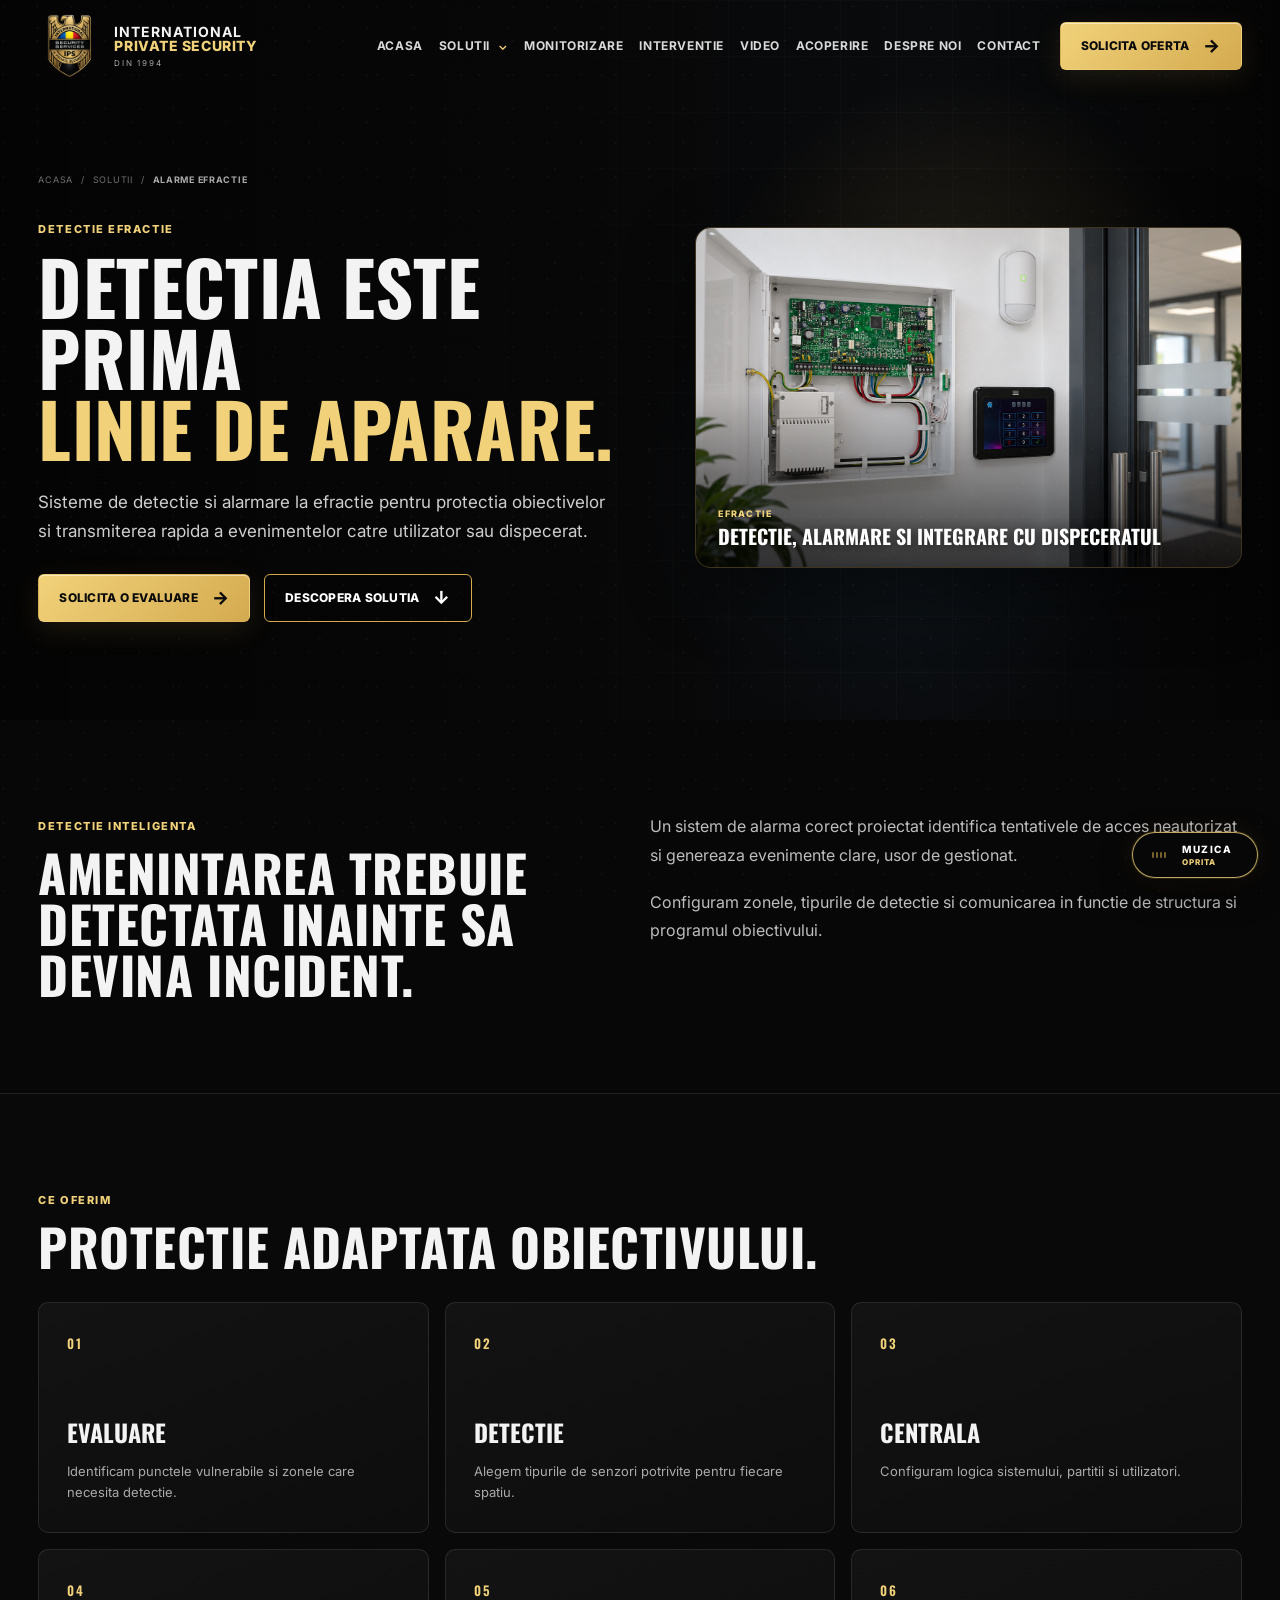
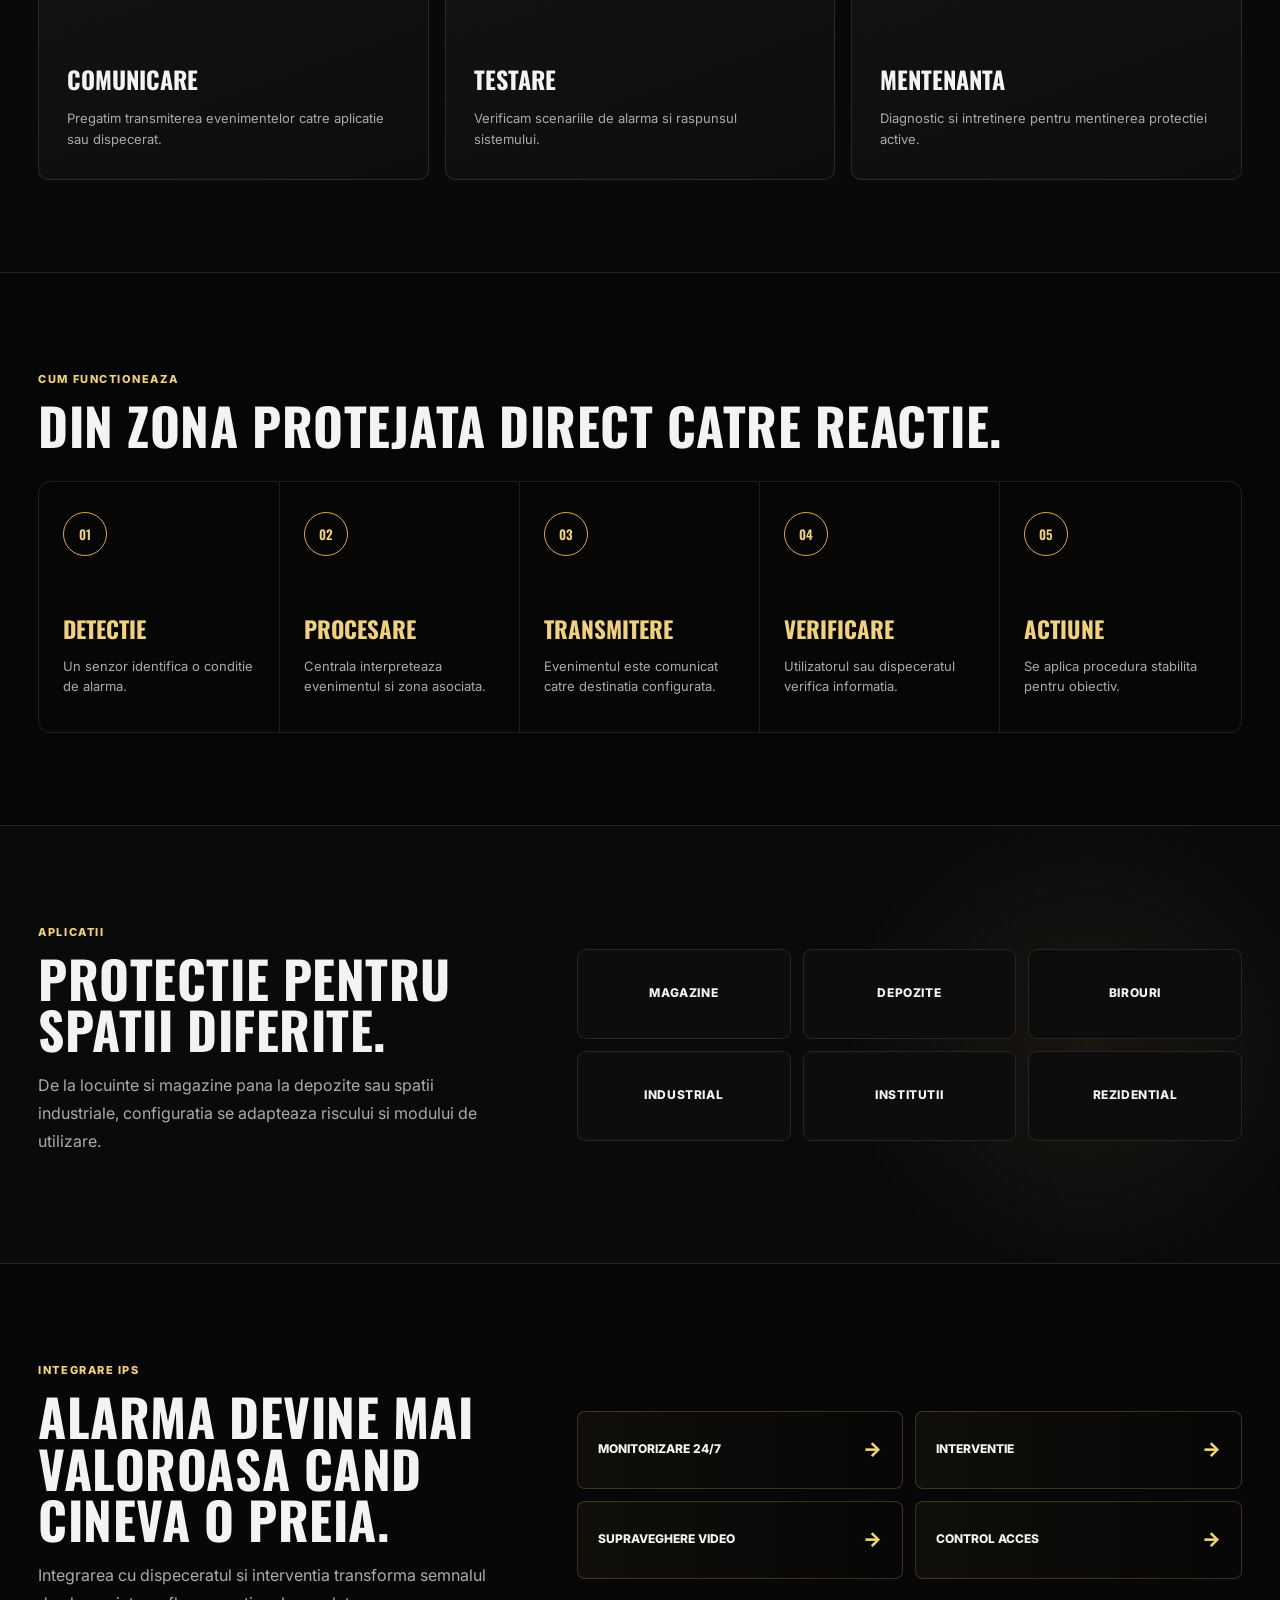
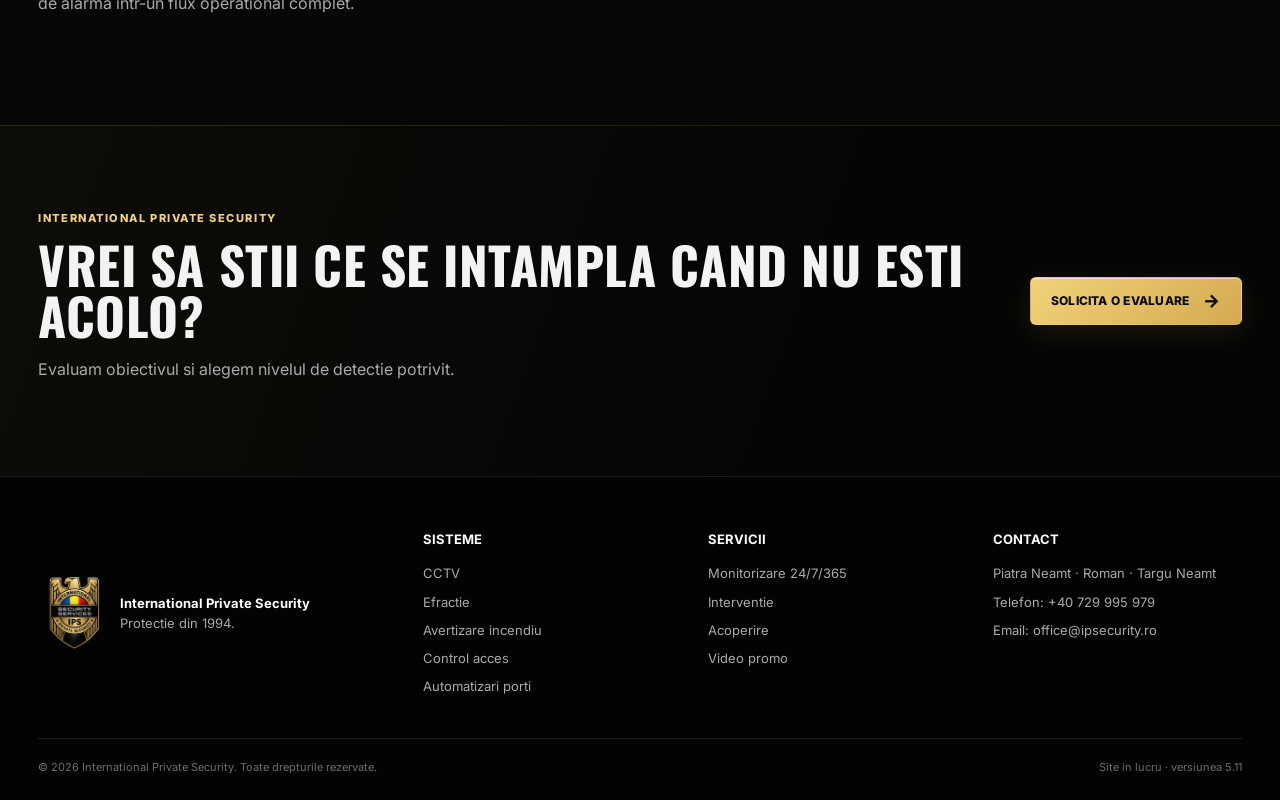
<file: solutii/alarma-efractie/index.html>
<!DOCTYPE html>
<html lang="ro">
<head>
  <meta charset="UTF-8" />
  <meta name="viewport" content="width=device-width, initial-scale=1.0" />
  <meta name="description" content="Sisteme profesionale de detectie si alarmare la efractie, cu posibilitate de conectare la dispeceratul IPS in Piatra Neamt, Roman si Targu Neamt." />
  <title>Sisteme alarma efractie | International Private Security</title>
  <meta data-ips-seo="page" name="robots" content="index, follow, max-image-preview:large, max-snippet:-1, max-video-preview:-1" />
  <meta data-ips-seo="page" name="author" content="International Private Security" />
  <meta data-ips-seo="page" name="theme-color" content="#080808" />
  <link data-ips-seo="page" rel="canonical" href="https://denisvaideanu.github.io/ips/solutii/alarma-efractie/" />
  <link data-ips-seo="page" rel="alternate" hreflang="ro-RO" href="https://denisvaideanu.github.io/ips/solutii/alarma-efractie/" />
  <link data-ips-seo="page" rel="alternate" hreflang="x-default" href="https://denisvaideanu.github.io/ips/solutii/alarma-efractie/" />
  <meta data-ips-seo="page" property="og:type" content="website" />
  <meta data-ips-seo="page" property="og:locale" content="ro_RO" />
  <meta data-ips-seo="page" property="og:site_name" content="International Private Security" />
  <meta data-ips-seo="page" property="og:title" content="Sisteme alarma efractie | International Private Security" />
  <meta data-ips-seo="page" property="og:description" content="Sisteme profesionale de detectie si alarmare la efractie, cu posibilitate de conectare la dispeceratul IPS in Piatra Neamt, Roman si Targu Neamt." />
  <meta data-ips-seo="page" property="og:url" content="https://denisvaideanu.github.io/ips/solutii/alarma-efractie/" />
  <meta data-ips-seo="page" property="og:image" content="https://denisvaideanu.github.io/ips/assets/alarma-efractie.png" />
  <meta data-ips-seo="page" property="og:image:alt" content="Sistem profesional de alarma antiefractie" />
  <meta data-ips-seo="page" name="twitter:card" content="summary_large_image" />
  <meta data-ips-seo="page" name="twitter:title" content="Sisteme alarma efractie | International Private Security" />
  <meta data-ips-seo="page" name="twitter:description" content="Sisteme profesionale de detectie si alarmare la efractie, cu posibilitate de conectare la dispeceratul IPS in Piatra Neamt, Roman si Targu Neamt." />
  <meta data-ips-seo="page" name="twitter:image" content="https://denisvaideanu.github.io/ips/assets/alarma-efractie.png" />
  <script data-ips-seo="page" type="application/ld+json">{"@context":"https://schema.org","@graph":[{"@type":"Organization","@id":"https://denisvaideanu.github.io/ips/#organization","name":"International Private Security","alternateName":"IPS","url":"https://denisvaideanu.github.io/ips/","logo":"https://denisvaideanu.github.io/ips/assets/ips-logo.png","image":"https://denisvaideanu.github.io/ips/assets/ips-home-hero.jpg","description":"Companie de securitate cu activitate din 1994, specializata in sisteme electronice de securitate, monitorizare si interventie.","foundingDate":"1994","telephone":"+40729995979","email":"office@ipsecurity.ro","areaServed":[{"@type":"City","name":"Piatra Neamt"},{"@type":"City","name":"Roman"},{"@type":"City","name":"Targu Neamt"}],"contactPoint":{"@type":"ContactPoint","telephone":"+40729995979","email":"office@ipsecurity.ro","contactType":"customer service","availableLanguage":["Romanian"],"areaServed":"RO"}},{"@type":"Service","@id":"https://denisvaideanu.github.io/ips/solutii/alarma-efractie/#service","name":"Sisteme de alarma si detectie efractie","serviceType":"Sisteme de alarma si detectie efractie","description":"Sisteme profesionale de detectie si alarmare la efractie, cu posibilitate de conectare la dispeceratul IPS in Piatra Neamt, Roman si Targu Neamt.","url":"https://denisvaideanu.github.io/ips/solutii/alarma-efractie/","provider":{"@id":"https://denisvaideanu.github.io/ips/#organization"},"areaServed":[{"@type":"City","name":"Piatra Neamt"},{"@type":"City","name":"Roman"},{"@type":"City","name":"Targu Neamt"}]},{"@type":"BreadcrumbList","itemListElement":[{"@type":"ListItem","position":1,"name":"Acasa","item":"https://denisvaideanu.github.io/ips/"},{"@type":"ListItem","position":2,"name":"Solutii","item":"https://denisvaideanu.github.io/ips/#servicii"},{"@type":"ListItem","position":3,"name":"Alarme efractie","item":"https://denisvaideanu.github.io/ips/solutii/alarma-efractie/"}]}]}</script>
  <link rel="icon" type="image/png" sizes="32x32" href="../../assets/favicon-32x32.png" />
  <link rel="icon" type="image/png" sizes="16x16" href="../../assets/favicon-16x16.png" />
  <link rel="shortcut icon" href="../../assets/favicon.ico" />
  <link rel="apple-touch-icon" sizes="180x180" href="../../assets/apple-touch-icon.png" />
  <link rel="manifest" href="../../assets/site.webmanifest" />
  <link rel="preconnect" href="https://fonts.googleapis.com">
  <link rel="preconnect" href="https://fonts.gstatic.com" crossorigin>
  <link href="https://fonts.googleapis.com/css2?family=Inter:wght@400;500;600;700;800&family=Oswald:wght@500;600;700&display=swap" rel="stylesheet">
  <link rel="stylesheet" href="../../styles.css?v=5.11" />
</head>
<body>
  <div class="noise"></div>
  
  <header class="site-header">
    <div class="container nav-wrap">
      <a class="brand" href="../../index.html" aria-label="International Private Security">
        <img src="../../assets/ips-logo.png" alt="Logo International Private Security" />
        <div class="brand-copy">
          <strong>INTERNATIONAL</strong>
          <span>PRIVATE SECURITY</span>
          <small>Din 1994</small>
        </div>
      </a>

      <button class="menu-toggle" aria-label="Deschide meniul" aria-expanded="false">
        <span></span><span></span><span></span>
      </button>

      <nav class="main-nav" aria-label="Navigatie principala">
        <a href="../../index.html">Acasa</a>

        <div class="nav-item has-mega">
          <button class="nav-link mega-trigger" type="button" aria-expanded="false">
            Solutii <span class="chev">⌄</span>
          </button>

          <div class="mega-menu">
            <div class="mega-inner">
              <div class="mega-column">
                <span class="mega-kicker">Sisteme electronice</span>

                <a href="../../solutii/supraveghere-video/index.html" class="mega-link">
                  <strong>Supraveghere video</strong>
                  <small>Vezi ce conteaza. Protejeaza ce conteaza.</small>
                </a>

                <a href="../../solutii/alarma-efractie/index.html" class="mega-link">
                  <strong>Alarme efractie</strong>
                  <small>Detectia este prima linie de aparare.</small>
                </a>

                <a href="../../solutii/avertizare-incendiu/index.html" class="mega-link">
                  <strong>Avertizare incendiu</strong>
                  <small>Cand fiecare secunda conteaza.</small>
                </a>

                <a href="../../solutii/control-acces/index.html" class="mega-link">
                  <strong>Control acces</strong>
                  <small>Stii cine intra. Decizi cine are acces.</small>
                </a>

                <a href="../../solutii/automatizari-porti/index.html" class="mega-link">
                  <strong>Automatizari porti</strong>
                  <small>Acces simplu. Controlat. Automatizat.</small>
                </a>
              </div>

              <div class="mega-column mega-ops">
                <span class="mega-kicker">Servicii operationale</span>

                <a href="../../monitorizare/index.html" class="mega-link featured">
                  <strong>Monitorizare 24/7/365</strong>
                  <small>Sistemele tale nu dorm. Nici noi.</small>
                </a>

                <a href="../../interventie/index.html" class="mega-link featured">
                  <strong>Interventie</strong>
                  <small>Cand alarma devine realitate, raspundem.</small>
                </a>

                <div class="mega-note">
                  <b>Protectie integrata</b>
                  <span>De la detectie la interventie, intr-un singur flux operational.</span>
                </div>
              </div>
            </div>
          </div>
        </div>

        <a href="../../monitorizare/index.html">Monitorizare</a>
        <a href="../../interventie/index.html">Interventie</a>
        <a href="../../index.html#video">Video</a>
        <a href="../../index.html#acoperire">Acoperire</a>
        <a href="../../index.html#despre">Despre noi</a>
        <a href="../../index.html#contact">Contact</a>
      </nav>

      <a class="btn btn-gold nav-cta" href="../../index.html#contact">Solicita oferta <span>→</span></a>
    </div>
  </header>


  <main class="service-page">
    <section class="service-hero">
      <div class="service-hero-bg"></div>
      <div class="container service-hero-grid">
        <div class="service-hero-copy reveal">
          <div class="breadcrumbs">
            <a href="../../index.html">Acasa</a><span>/</span><a href="../../index.html#servicii">Solutii</a><span>/</span><b>Alarme efractie</b>
          </div>
          <span class="eyebrow">Detectie efractie</span>
          <h1>DETECTIA ESTE PRIMA<br><span>LINIE DE APARARE.</span></h1>
          <p class="service-lead">Sisteme de detectie si alarmare la efractie pentru protectia obiectivelor si transmiterea rapida a evenimentelor catre utilizator sau dispecerat.</p>
          <div class="hero-actions">
            <a class="btn btn-gold" href="../../index.html#contact">Solicita o evaluare <span>→</span></a>
            <a class="btn btn-outline" href="#detalii">Descopera solutia <span>↓</span></a>
          </div>
        </div>

        <div class="service-hero-visual reveal reveal-delay">
          <figure class="service-photo-card">
            <img src="../../assets/alarma-efractie.png" alt="Sistem profesional de alarma la efractie cu centrala, tastatura si detector" loading="eager" />
            <figcaption class="service-photo-caption">
              <span>EFRACTIE</span>
              <strong>Detectie, alarmare si integrare cu dispeceratul</strong>
            </figcaption>
          </figure>
        </div>
      </div>
    </section>

    <section class="section service-intro" id="detalii">
      <div class="container two-col-intro">
        <div class="reveal">
          <span class="eyebrow">Detectie inteligenta</span>
          <h2>Amenintarea trebuie detectata inainte sa devina incident.</h2>
        </div>
        <div class="intro-copy reveal reveal-delay">
          <p>Un sistem de alarma corect proiectat identifica tentativele de acces neautorizat si genereaza evenimente clare, usor de gestionat.</p>
          <p>Configuram zonele, tipurile de detectie si comunicarea in functie de structura si programul obiectivului.</p>
        </div>
      </div>
    </section>

    <section class="section modules-section">
      <div class="container">
        <div class="section-heading reveal">
          <div>
            <span class="eyebrow">Ce oferim</span>
            <h2>Protectie adaptata obiectivului.</h2>
          </div>
        </div>
        <div class="module-grid">
          <article class="module-card reveal"><span class="module-no">01</span><h3>Evaluare</h3><p>Identificam punctele vulnerabile si zonele care necesita detectie.</p></article>
<article class="module-card reveal"><span class="module-no">02</span><h3>Detectie</h3><p>Alegem tipurile de senzori potrivite pentru fiecare spatiu.</p></article>
<article class="module-card reveal"><span class="module-no">03</span><h3>Centrala</h3><p>Configuram logica sistemului, partitii si utilizatori.</p></article>
<article class="module-card reveal"><span class="module-no">04</span><h3>Comunicare</h3><p>Pregatim transmiterea evenimentelor catre aplicatie sau dispecerat.</p></article>
<article class="module-card reveal"><span class="module-no">05</span><h3>Testare</h3><p>Verificam scenariile de alarma si raspunsul sistemului.</p></article>
<article class="module-card reveal"><span class="module-no">06</span><h3>Mentenanta</h3><p>Diagnostic si intretinere pentru mentinerea protectiei active.</p></article>
        </div>
      </div>
    </section>

    <section class="section service-flow">
      <div class="container">
        <div class="section-heading reveal">
          <div>
            <span class="eyebrow">Cum functioneaza</span>
            <h2>Din zona protejata direct catre reactie.</h2>
          </div>
        </div>
        <div class="service-steps">
          <article class="service-step reveal"><b>01</b><h3>Detectie</h3><p>Un senzor identifica o conditie de alarma.</p></article>
<article class="service-step reveal"><b>02</b><h3>Procesare</h3><p>Centrala interpreteaza evenimentul si zona asociata.</p></article>
<article class="service-step reveal"><b>03</b><h3>Transmitere</h3><p>Evenimentul este comunicat catre destinatia configurata.</p></article>
<article class="service-step reveal"><b>04</b><h3>Verificare</h3><p>Utilizatorul sau dispeceratul verifica informatia.</p></article>
<article class="service-step reveal"><b>05</b><h3>Actiune</h3><p>Se aplica procedura stabilita pentru obiectiv.</p></article>
        </div>
      </div>
    </section>

    <section class="section sectors-section">
      <div class="container sector-grid">
        <div class="reveal">
          <span class="eyebrow">Aplicatii</span>
          <h2>Protectie pentru spatii diferite.</h2>
          <p>De la locuinte si magazine pana la depozite sau spatii industriale, configuratia se adapteaza riscului si modului de utilizare.</p>
        </div>
        <div class="sector-list reveal reveal-delay">
          <div class="sector-pill">Magazine</div>
<div class="sector-pill">Depozite</div>
<div class="sector-pill">Birouri</div>
<div class="sector-pill">Industrial</div>
<div class="sector-pill">Institutii</div>
<div class="sector-pill">Rezidential</div>
        </div>
      </div>
    </section>

    <section class="section integration-section">
      <div class="container integration-grid">
        <div class="reveal">
          <span class="eyebrow">Integrare IPS</span>
          <h2>Alarma devine mai valoroasa cand cineva o preia.</h2>
          <p>Integrarea cu dispeceratul si interventia transforma semnalul de alarma intr-un flux operational complet.</p>
        </div>
        <div class="integration-list reveal reveal-delay">
          <a class="integration-chip" href="../../monitorizare/index.html">Monitorizare 24/7<span>→</span></a>
<a class="integration-chip" href="../../interventie/index.html">Interventie<span>→</span></a>
<a class="integration-chip" href="../supraveghere-video/index.html">Supraveghere video<span>→</span></a>
<a class="integration-chip" href="../control-acces/index.html">Control acces<span>→</span></a>
        </div>
      </div>
    </section>

    <section class="service-cta">
      <div class="container service-cta-inner reveal">
        <div>
          <span class="eyebrow">International Private Security</span>
          <h2>Vrei sa stii ce se intampla cand nu esti acolo?</h2>
          <p>Evaluam obiectivul si alegem nivelul de detectie potrivit.</p>
        </div>
        <a class="btn btn-gold" href="../../index.html#contact">Solicita o evaluare <span>→</span></a>
      </div>
    </section>
  </main>

  
  <footer class="site-footer">
    <div class="container footer-grid">
      <div class="footer-brand">
        <img src="../../assets/ips-logo.png" alt="International Private Security" />
        <div>
          <strong>International Private Security</strong>
          <span>Protectie din 1994.</span>
        </div>
      </div>

      <div>
        <b>Sisteme</b>
        <a href="../../solutii/supraveghere-video/index.html">CCTV</a>
        <a href="../../solutii/alarma-efractie/index.html">Efractie</a>
        <a href="../../solutii/avertizare-incendiu/index.html">Avertizare incendiu</a>
        <a href="../../solutii/control-acces/index.html">Control acces</a>
        <a href="../../solutii/automatizari-porti/index.html">Automatizari porti</a>
      </div>

      <div>
        <b>Servicii</b>
        <a href="../../monitorizare/index.html">Monitorizare 24/7/365</a>
        <a href="../../interventie/index.html">Interventie</a>
        <a href="../../index.html#acoperire">Acoperire</a>
        <a href="../../index.html#video">Video promo</a>
      </div>

      <div>
        <b>Contact</b>
        <span>Piatra Neamt · Roman · Targu Neamt</span>
        <a href="tel:+40729995979">Telefon: +40 729 995 979</a>
        <a href="mailto:office@ipsecurity.ro">Email: office@ipsecurity.ro</a>
      </div>
    </div>
    <div class="container footer-bottom">
      <span>© <span id="year"></span> International Private Security. Toate drepturile rezervate.</span>
      <span>Site in lucru · versiunea 5.11</span>
    </div>
  </footer>

  <script src="../../script.js?v=5.11"></script>
</body>
</html>
</file>
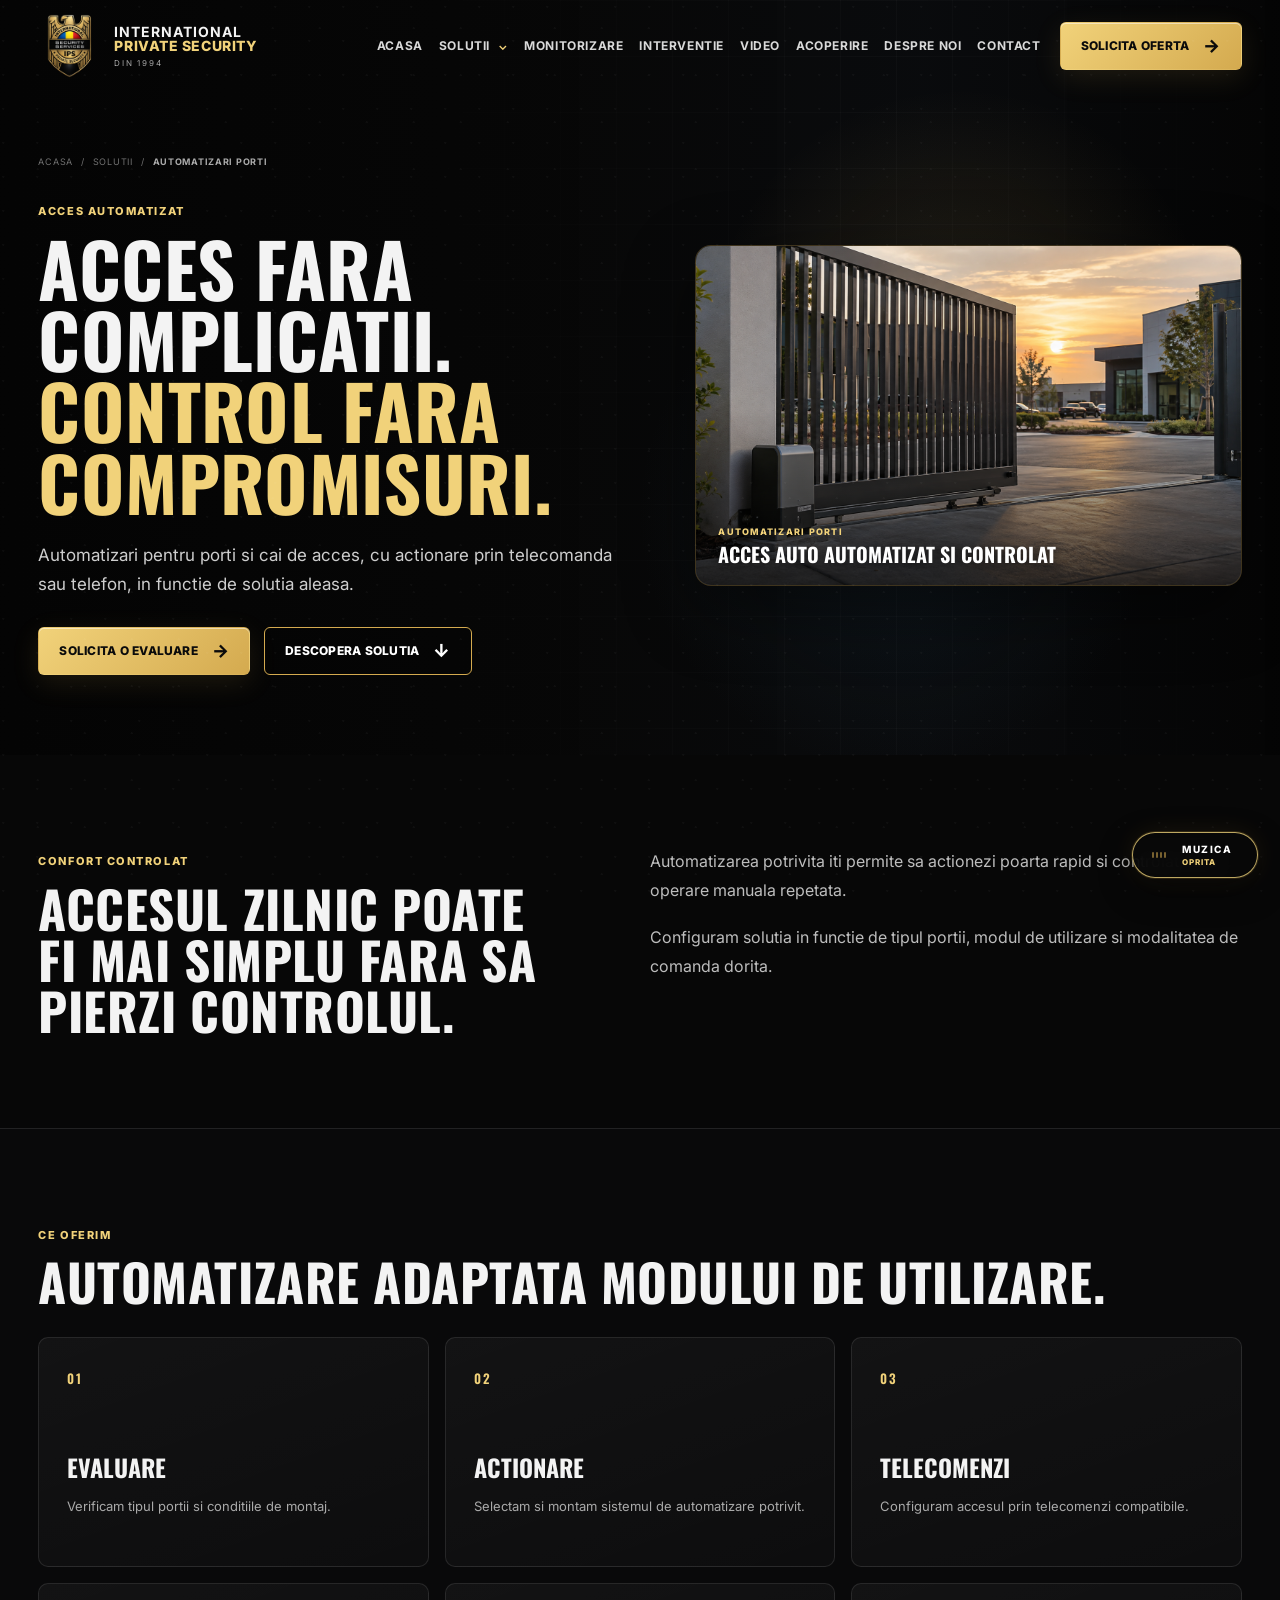
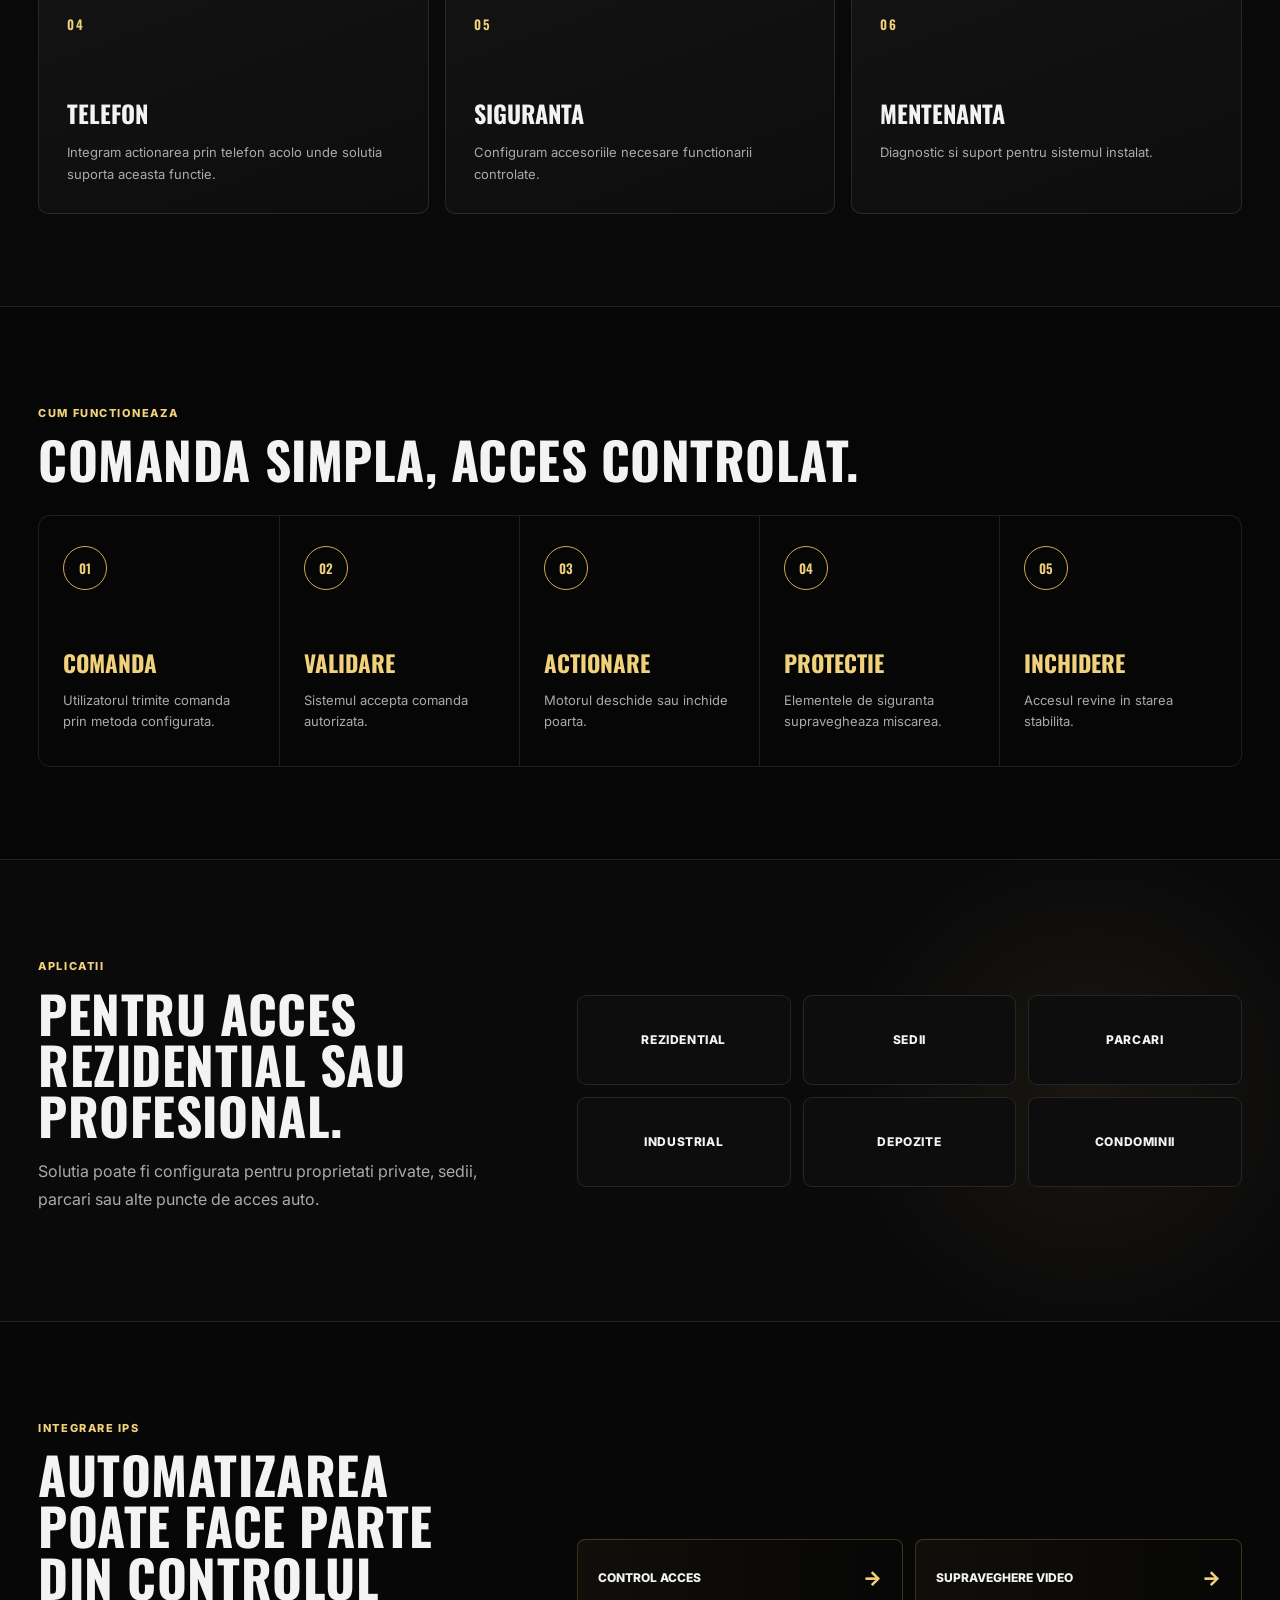
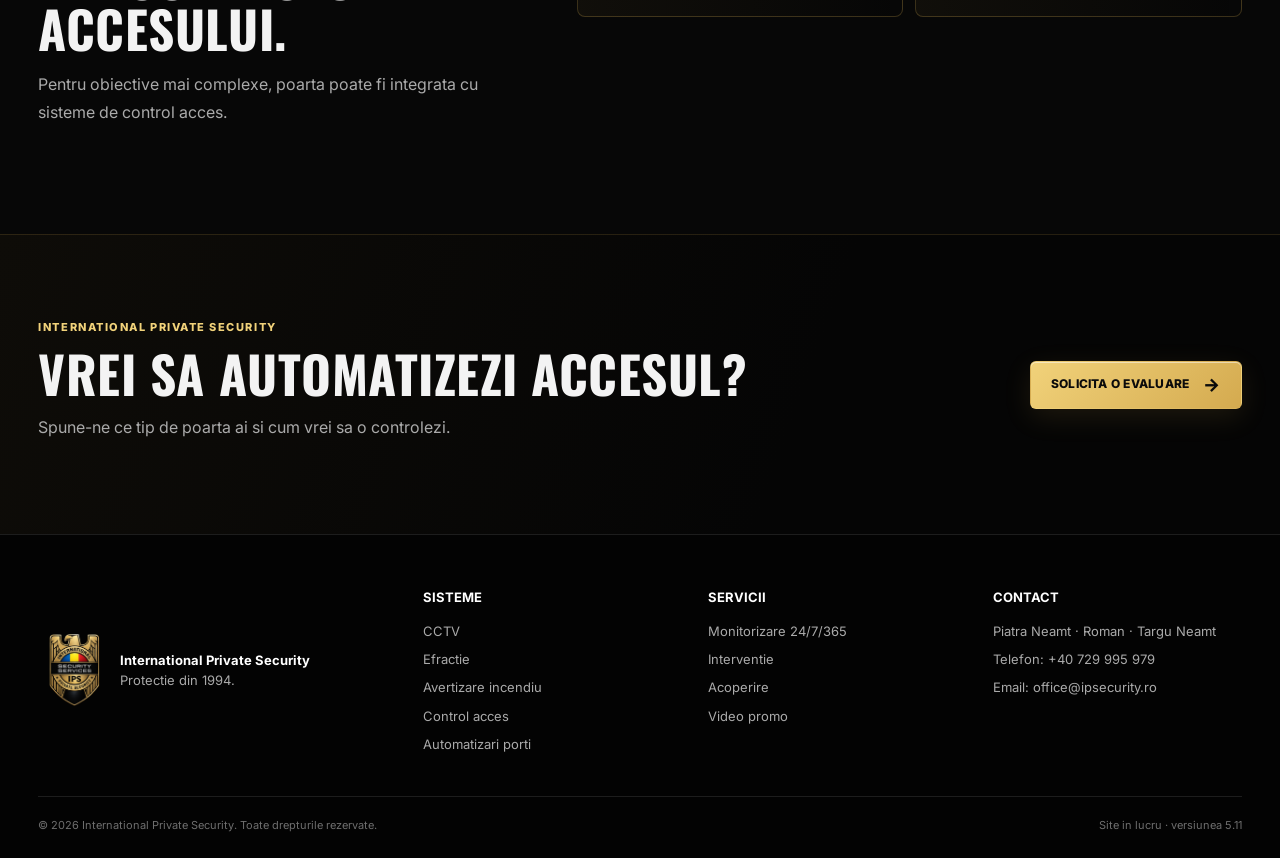
<file: solutii/automatizari-porti/index.html>
<!DOCTYPE html>
<html lang="ro">
<head>
  <meta charset="UTF-8" />
  <meta name="viewport" content="width=device-width, initial-scale=1.0" />
  <meta name="description" content="Automatizari pentru porti si cai de acces, cu actionare prin telecomanda sau telefon, pentru obiective din Piatra Neamt, Roman si Targu Neamt." />
  <title>Automatizari porti si acces auto | International Private Security</title>
  <meta data-ips-seo="page" name="robots" content="index, follow, max-image-preview:large, max-snippet:-1, max-video-preview:-1" />
  <meta data-ips-seo="page" name="author" content="International Private Security" />
  <meta data-ips-seo="page" name="theme-color" content="#080808" />
  <link data-ips-seo="page" rel="canonical" href="https://denisvaideanu.github.io/ips/solutii/automatizari-porti/" />
  <link data-ips-seo="page" rel="alternate" hreflang="ro-RO" href="https://denisvaideanu.github.io/ips/solutii/automatizari-porti/" />
  <link data-ips-seo="page" rel="alternate" hreflang="x-default" href="https://denisvaideanu.github.io/ips/solutii/automatizari-porti/" />
  <meta data-ips-seo="page" property="og:type" content="website" />
  <meta data-ips-seo="page" property="og:locale" content="ro_RO" />
  <meta data-ips-seo="page" property="og:site_name" content="International Private Security" />
  <meta data-ips-seo="page" property="og:title" content="Automatizari porti si acces auto | International Private Security" />
  <meta data-ips-seo="page" property="og:description" content="Automatizari pentru porti si cai de acces, cu actionare prin telecomanda sau telefon, pentru obiective din Piatra Neamt, Roman si Targu Neamt." />
  <meta data-ips-seo="page" property="og:url" content="https://denisvaideanu.github.io/ips/solutii/automatizari-porti/" />
  <meta data-ips-seo="page" property="og:image" content="https://denisvaideanu.github.io/ips/assets/automatizari-porti.png" />
  <meta data-ips-seo="page" property="og:image:alt" content="Poarta automatizata pentru controlul accesului auto" />
  <meta data-ips-seo="page" name="twitter:card" content="summary_large_image" />
  <meta data-ips-seo="page" name="twitter:title" content="Automatizari porti si acces auto | International Private Security" />
  <meta data-ips-seo="page" name="twitter:description" content="Automatizari pentru porti si cai de acces, cu actionare prin telecomanda sau telefon, pentru obiective din Piatra Neamt, Roman si Targu Neamt." />
  <meta data-ips-seo="page" name="twitter:image" content="https://denisvaideanu.github.io/ips/assets/automatizari-porti.png" />
  <script data-ips-seo="page" type="application/ld+json">{"@context":"https://schema.org","@graph":[{"@type":"Organization","@id":"https://denisvaideanu.github.io/ips/#organization","name":"International Private Security","alternateName":"IPS","url":"https://denisvaideanu.github.io/ips/","logo":"https://denisvaideanu.github.io/ips/assets/ips-logo.png","image":"https://denisvaideanu.github.io/ips/assets/ips-home-hero.jpg","description":"Companie de securitate cu activitate din 1994, specializata in sisteme electronice de securitate, monitorizare si interventie.","foundingDate":"1994","telephone":"+40729995979","email":"office@ipsecurity.ro","areaServed":[{"@type":"City","name":"Piatra Neamt"},{"@type":"City","name":"Roman"},{"@type":"City","name":"Targu Neamt"}],"contactPoint":{"@type":"ContactPoint","telephone":"+40729995979","email":"office@ipsecurity.ro","contactType":"customer service","availableLanguage":["Romanian"],"areaServed":"RO"}},{"@type":"Service","@id":"https://denisvaideanu.github.io/ips/solutii/automatizari-porti/#service","name":"Automatizari porti si cai de acces","serviceType":"Automatizari porti si cai de acces","description":"Automatizari pentru porti si cai de acces, cu actionare prin telecomanda sau telefon, pentru obiective din Piatra Neamt, Roman si Targu Neamt.","url":"https://denisvaideanu.github.io/ips/solutii/automatizari-porti/","provider":{"@id":"https://denisvaideanu.github.io/ips/#organization"},"areaServed":[{"@type":"City","name":"Piatra Neamt"},{"@type":"City","name":"Roman"},{"@type":"City","name":"Targu Neamt"}]},{"@type":"BreadcrumbList","itemListElement":[{"@type":"ListItem","position":1,"name":"Acasa","item":"https://denisvaideanu.github.io/ips/"},{"@type":"ListItem","position":2,"name":"Solutii","item":"https://denisvaideanu.github.io/ips/#servicii"},{"@type":"ListItem","position":3,"name":"Automatizari porti","item":"https://denisvaideanu.github.io/ips/solutii/automatizari-porti/"}]}]}</script>
  <link rel="icon" type="image/png" sizes="32x32" href="../../assets/favicon-32x32.png" />
  <link rel="icon" type="image/png" sizes="16x16" href="../../assets/favicon-16x16.png" />
  <link rel="shortcut icon" href="../../assets/favicon.ico" />
  <link rel="apple-touch-icon" sizes="180x180" href="../../assets/apple-touch-icon.png" />
  <link rel="manifest" href="../../assets/site.webmanifest" />
  <link rel="preconnect" href="https://fonts.googleapis.com">
  <link rel="preconnect" href="https://fonts.gstatic.com" crossorigin>
  <link href="https://fonts.googleapis.com/css2?family=Inter:wght@400;500;600;700;800&family=Oswald:wght@500;600;700&display=swap" rel="stylesheet">
  <link rel="stylesheet" href="../../styles.css?v=5.11" />
</head>
<body>
  <div class="noise"></div>
  
  <header class="site-header">
    <div class="container nav-wrap">
      <a class="brand" href="../../index.html" aria-label="International Private Security">
        <img src="../../assets/ips-logo.png" alt="Logo International Private Security" />
        <div class="brand-copy">
          <strong>INTERNATIONAL</strong>
          <span>PRIVATE SECURITY</span>
          <small>Din 1994</small>
        </div>
      </a>

      <button class="menu-toggle" aria-label="Deschide meniul" aria-expanded="false">
        <span></span><span></span><span></span>
      </button>

      <nav class="main-nav" aria-label="Navigatie principala">
        <a href="../../index.html">Acasa</a>

        <div class="nav-item has-mega">
          <button class="nav-link mega-trigger" type="button" aria-expanded="false">
            Solutii <span class="chev">⌄</span>
          </button>

          <div class="mega-menu">
            <div class="mega-inner">
              <div class="mega-column">
                <span class="mega-kicker">Sisteme electronice</span>

                <a href="../../solutii/supraveghere-video/index.html" class="mega-link">
                  <strong>Supraveghere video</strong>
                  <small>Vezi ce conteaza. Protejeaza ce conteaza.</small>
                </a>

                <a href="../../solutii/alarma-efractie/index.html" class="mega-link">
                  <strong>Alarme efractie</strong>
                  <small>Detectia este prima linie de aparare.</small>
                </a>

                <a href="../../solutii/avertizare-incendiu/index.html" class="mega-link">
                  <strong>Avertizare incendiu</strong>
                  <small>Cand fiecare secunda conteaza.</small>
                </a>

                <a href="../../solutii/control-acces/index.html" class="mega-link">
                  <strong>Control acces</strong>
                  <small>Stii cine intra. Decizi cine are acces.</small>
                </a>

                <a href="../../solutii/automatizari-porti/index.html" class="mega-link">
                  <strong>Automatizari porti</strong>
                  <small>Acces simplu. Controlat. Automatizat.</small>
                </a>
              </div>

              <div class="mega-column mega-ops">
                <span class="mega-kicker">Servicii operationale</span>

                <a href="../../monitorizare/index.html" class="mega-link featured">
                  <strong>Monitorizare 24/7/365</strong>
                  <small>Sistemele tale nu dorm. Nici noi.</small>
                </a>

                <a href="../../interventie/index.html" class="mega-link featured">
                  <strong>Interventie</strong>
                  <small>Cand alarma devine realitate, raspundem.</small>
                </a>

                <div class="mega-note">
                  <b>Protectie integrata</b>
                  <span>De la detectie la interventie, intr-un singur flux operational.</span>
                </div>
              </div>
            </div>
          </div>
        </div>

        <a href="../../monitorizare/index.html">Monitorizare</a>
        <a href="../../interventie/index.html">Interventie</a>
        <a href="../../index.html#video">Video</a>
        <a href="../../index.html#acoperire">Acoperire</a>
        <a href="../../index.html#despre">Despre noi</a>
        <a href="../../index.html#contact">Contact</a>
      </nav>

      <a class="btn btn-gold nav-cta" href="../../index.html#contact">Solicita oferta <span>→</span></a>
    </div>
  </header>


  <main class="service-page">
    <section class="service-hero">
      <div class="service-hero-bg"></div>
      <div class="container service-hero-grid">
        <div class="service-hero-copy reveal">
          <div class="breadcrumbs">
            <a href="../../index.html">Acasa</a><span>/</span><a href="../../index.html#servicii">Solutii</a><span>/</span><b>Automatizari porti</b>
          </div>
          <span class="eyebrow">Acces automatizat</span>
          <h1>ACCES FARA COMPLICATII.<br><span>CONTROL FARA COMPROMISURI.</span></h1>
          <p class="service-lead">Automatizari pentru porti si cai de acces, cu actionare prin telecomanda sau telefon, in functie de solutia aleasa.</p>
          <div class="hero-actions">
            <a class="btn btn-gold" href="../../index.html#contact">Solicita o evaluare <span>→</span></a>
            <a class="btn btn-outline" href="#detalii">Descopera solutia <span>↓</span></a>
          </div>
        </div>

        <div class="service-hero-visual reveal reveal-delay">
          <figure class="service-photo-card">
            <img src="../../assets/automatizari-porti.png" alt="Poarta culisanta automatizata pentru acces auto" loading="eager" />
            <figcaption class="service-photo-caption">
              <span>AUTOMATIZARI PORTI</span>
              <strong>Acces auto automatizat si controlat</strong>
            </figcaption>
          </figure>
        </div>
      </div>
    </section>

    <section class="section service-intro" id="detalii">
      <div class="container two-col-intro">
        <div class="reveal">
          <span class="eyebrow">Confort controlat</span>
          <h2>Accesul zilnic poate fi mai simplu fara sa pierzi controlul.</h2>
        </div>
        <div class="intro-copy reveal reveal-delay">
          <p>Automatizarea potrivita iti permite sa actionezi poarta rapid si controlat, fara operare manuala repetata.</p>
          <p>Configuram solutia in functie de tipul portii, modul de utilizare si modalitatea de comanda dorita.</p>
        </div>
      </div>
    </section>

    <section class="section modules-section">
      <div class="container">
        <div class="section-heading reveal">
          <div>
            <span class="eyebrow">Ce oferim</span>
            <h2>Automatizare adaptata modului de utilizare.</h2>
          </div>
        </div>
        <div class="module-grid">
          <article class="module-card reveal"><span class="module-no">01</span><h3>Evaluare</h3><p>Verificam tipul portii si conditiile de montaj.</p></article>
<article class="module-card reveal"><span class="module-no">02</span><h3>Actionare</h3><p>Selectam si montam sistemul de automatizare potrivit.</p></article>
<article class="module-card reveal"><span class="module-no">03</span><h3>Telecomenzi</h3><p>Configuram accesul prin telecomenzi compatibile.</p></article>
<article class="module-card reveal"><span class="module-no">04</span><h3>Telefon</h3><p>Integram actionarea prin telefon acolo unde solutia suporta aceasta functie.</p></article>
<article class="module-card reveal"><span class="module-no">05</span><h3>Siguranta</h3><p>Configuram accesoriile necesare functionarii controlate.</p></article>
<article class="module-card reveal"><span class="module-no">06</span><h3>Mentenanta</h3><p>Diagnostic si suport pentru sistemul instalat.</p></article>
        </div>
      </div>
    </section>

    <section class="section service-flow">
      <div class="container">
        <div class="section-heading reveal">
          <div>
            <span class="eyebrow">Cum functioneaza</span>
            <h2>Comanda simpla, acces controlat.</h2>
          </div>
        </div>
        <div class="service-steps">
          <article class="service-step reveal"><b>01</b><h3>Comanda</h3><p>Utilizatorul trimite comanda prin metoda configurata.</p></article>
<article class="service-step reveal"><b>02</b><h3>Validare</h3><p>Sistemul accepta comanda autorizata.</p></article>
<article class="service-step reveal"><b>03</b><h3>Actionare</h3><p>Motorul deschide sau inchide poarta.</p></article>
<article class="service-step reveal"><b>04</b><h3>Protectie</h3><p>Elementele de siguranta supravegheaza miscarea.</p></article>
<article class="service-step reveal"><b>05</b><h3>Inchidere</h3><p>Accesul revine in starea stabilita.</p></article>
        </div>
      </div>
    </section>

    <section class="section sectors-section">
      <div class="container sector-grid">
        <div class="reveal">
          <span class="eyebrow">Aplicatii</span>
          <h2>Pentru acces rezidential sau profesional.</h2>
          <p>Solutia poate fi configurata pentru proprietati private, sedii, parcari sau alte puncte de acces auto.</p>
        </div>
        <div class="sector-list reveal reveal-delay">
          <div class="sector-pill">Rezidential</div>
<div class="sector-pill">Sedii</div>
<div class="sector-pill">Parcari</div>
<div class="sector-pill">Industrial</div>
<div class="sector-pill">Depozite</div>
<div class="sector-pill">Condominii</div>
        </div>
      </div>
    </section>

    <section class="section integration-section">
      <div class="container integration-grid">
        <div class="reveal">
          <span class="eyebrow">Integrare IPS</span>
          <h2>Automatizarea poate face parte din controlul accesului.</h2>
          <p>Pentru obiective mai complexe, poarta poate fi integrata cu sisteme de control acces.</p>
        </div>
        <div class="integration-list reveal reveal-delay">
          <a class="integration-chip" href="../control-acces/index.html">Control acces<span>→</span></a>
<a class="integration-chip" href="../supraveghere-video/index.html">Supraveghere video<span>→</span></a>
        </div>
      </div>
    </section>

    <section class="service-cta">
      <div class="container service-cta-inner reveal">
        <div>
          <span class="eyebrow">International Private Security</span>
          <h2>Vrei sa automatizezi accesul?</h2>
          <p>Spune-ne ce tip de poarta ai si cum vrei sa o controlezi.</p>
        </div>
        <a class="btn btn-gold" href="../../index.html#contact">Solicita o evaluare <span>→</span></a>
      </div>
    </section>
  </main>

  
  <footer class="site-footer">
    <div class="container footer-grid">
      <div class="footer-brand">
        <img src="../../assets/ips-logo.png" alt="International Private Security" />
        <div>
          <strong>International Private Security</strong>
          <span>Protectie din 1994.</span>
        </div>
      </div>

      <div>
        <b>Sisteme</b>
        <a href="../../solutii/supraveghere-video/index.html">CCTV</a>
        <a href="../../solutii/alarma-efractie/index.html">Efractie</a>
        <a href="../../solutii/avertizare-incendiu/index.html">Avertizare incendiu</a>
        <a href="../../solutii/control-acces/index.html">Control acces</a>
        <a href="../../solutii/automatizari-porti/index.html">Automatizari porti</a>
      </div>

      <div>
        <b>Servicii</b>
        <a href="../../monitorizare/index.html">Monitorizare 24/7/365</a>
        <a href="../../interventie/index.html">Interventie</a>
        <a href="../../index.html#acoperire">Acoperire</a>
        <a href="../../index.html#video">Video promo</a>
      </div>

      <div>
        <b>Contact</b>
        <span>Piatra Neamt · Roman · Targu Neamt</span>
        <a href="tel:+40729995979">Telefon: +40 729 995 979</a>
        <a href="mailto:office@ipsecurity.ro">Email: office@ipsecurity.ro</a>
      </div>
    </div>
    <div class="container footer-bottom">
      <span>© <span id="year"></span> International Private Security. Toate drepturile rezervate.</span>
      <span>Site in lucru · versiunea 5.11</span>
    </div>
  </footer>

  <script src="../../script.js?v=5.11"></script>
</body>
</html>
</file>
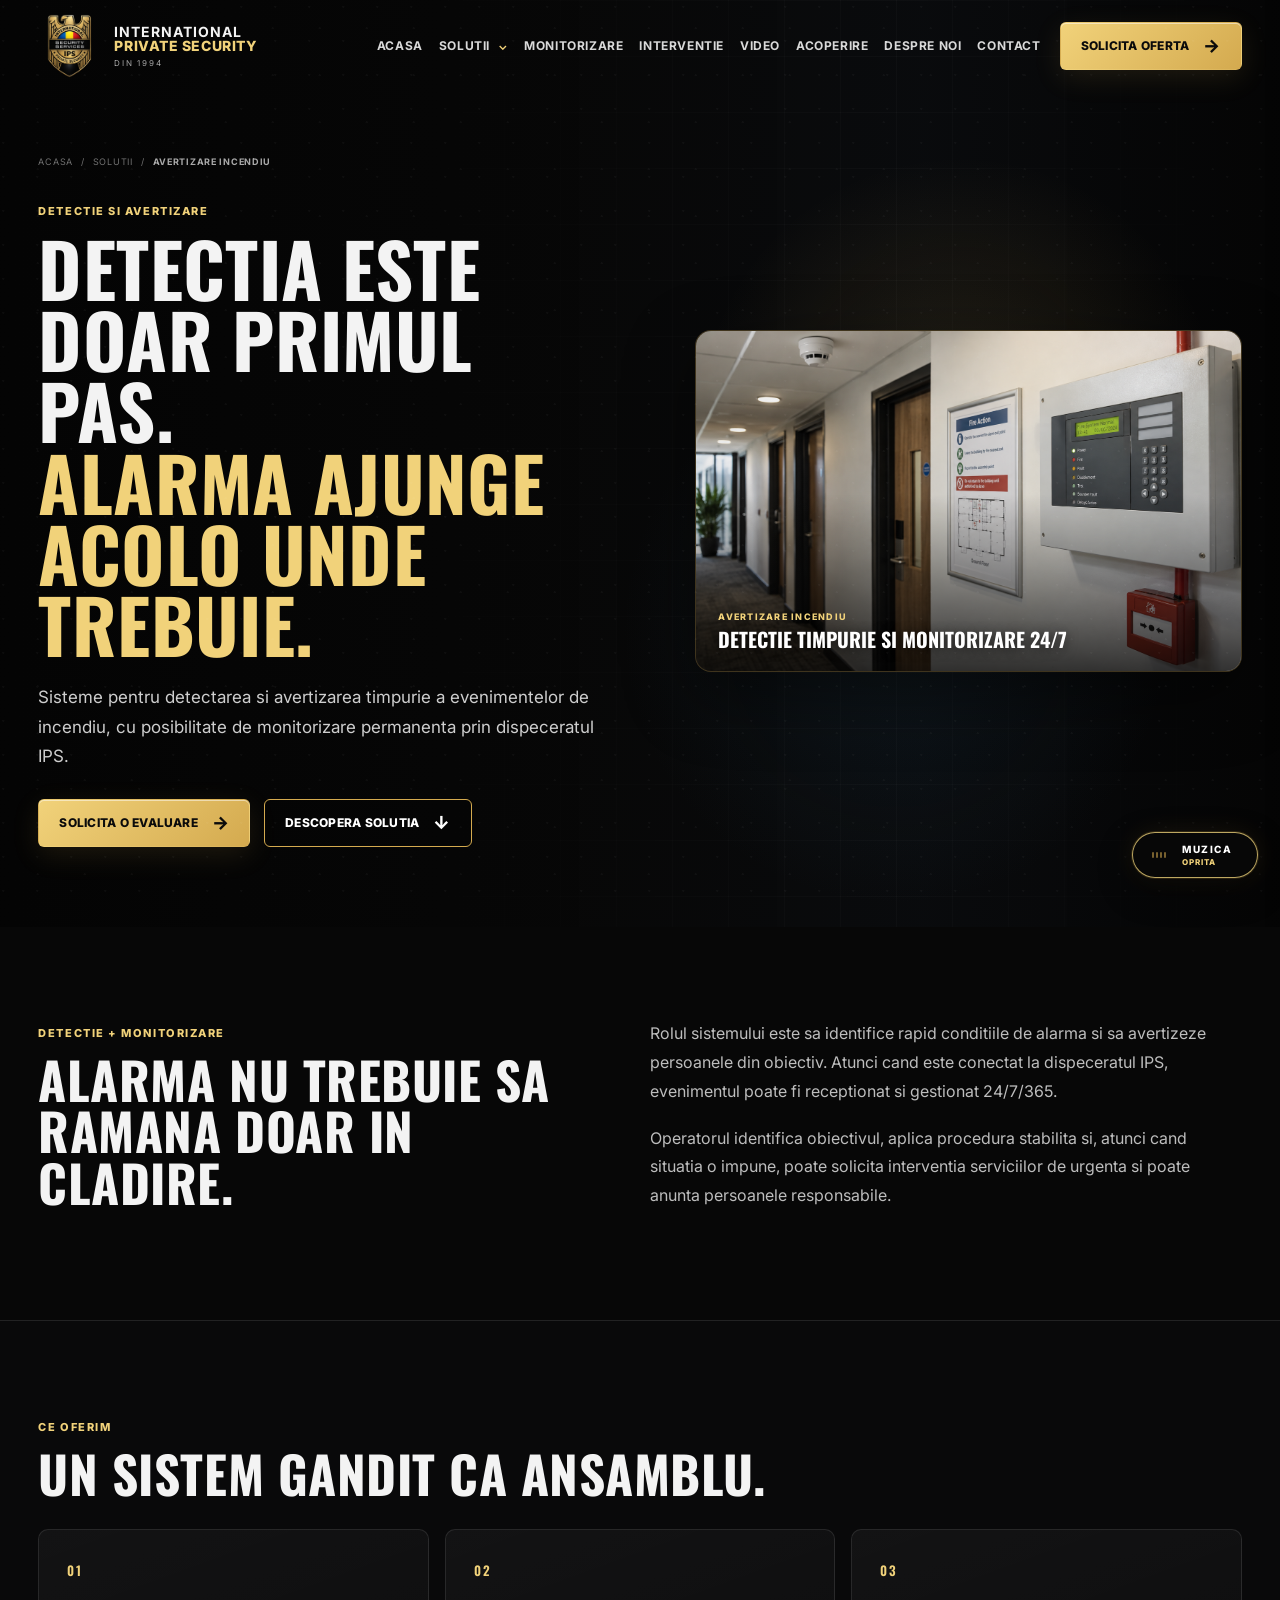
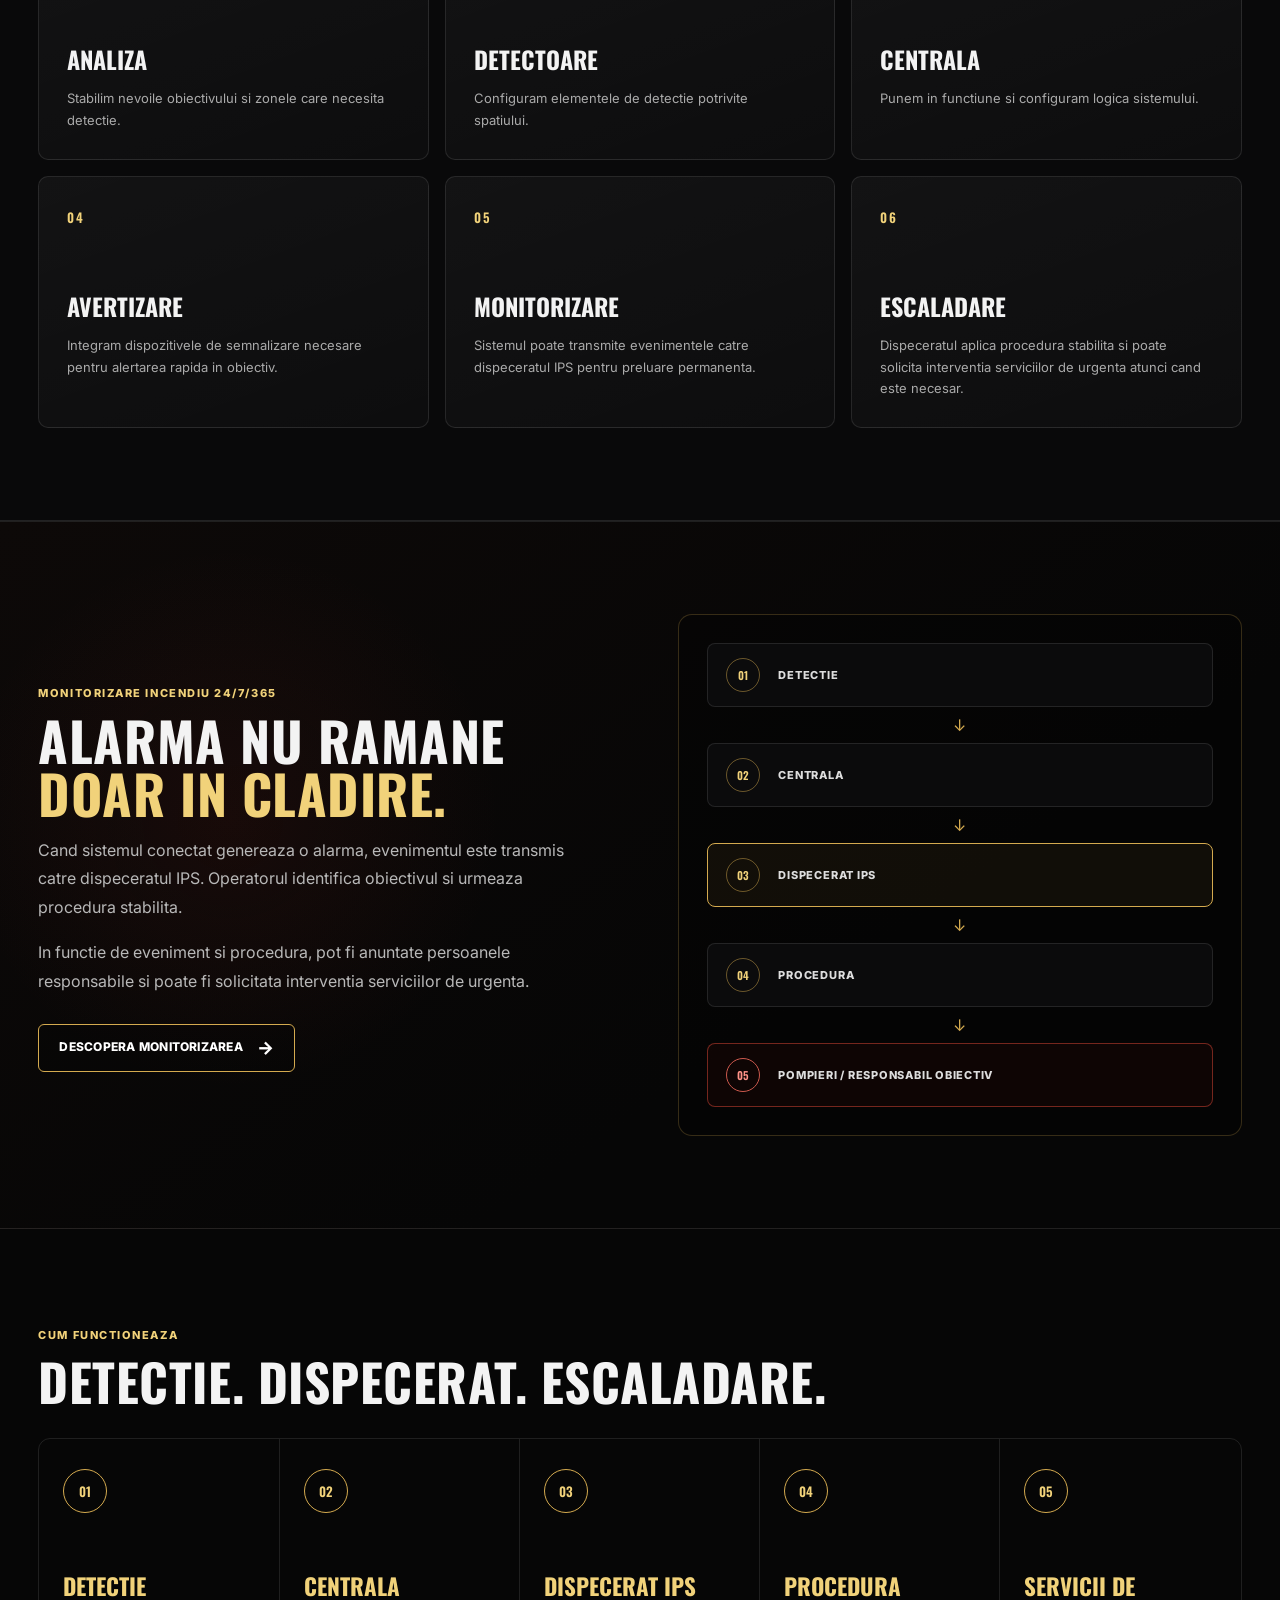
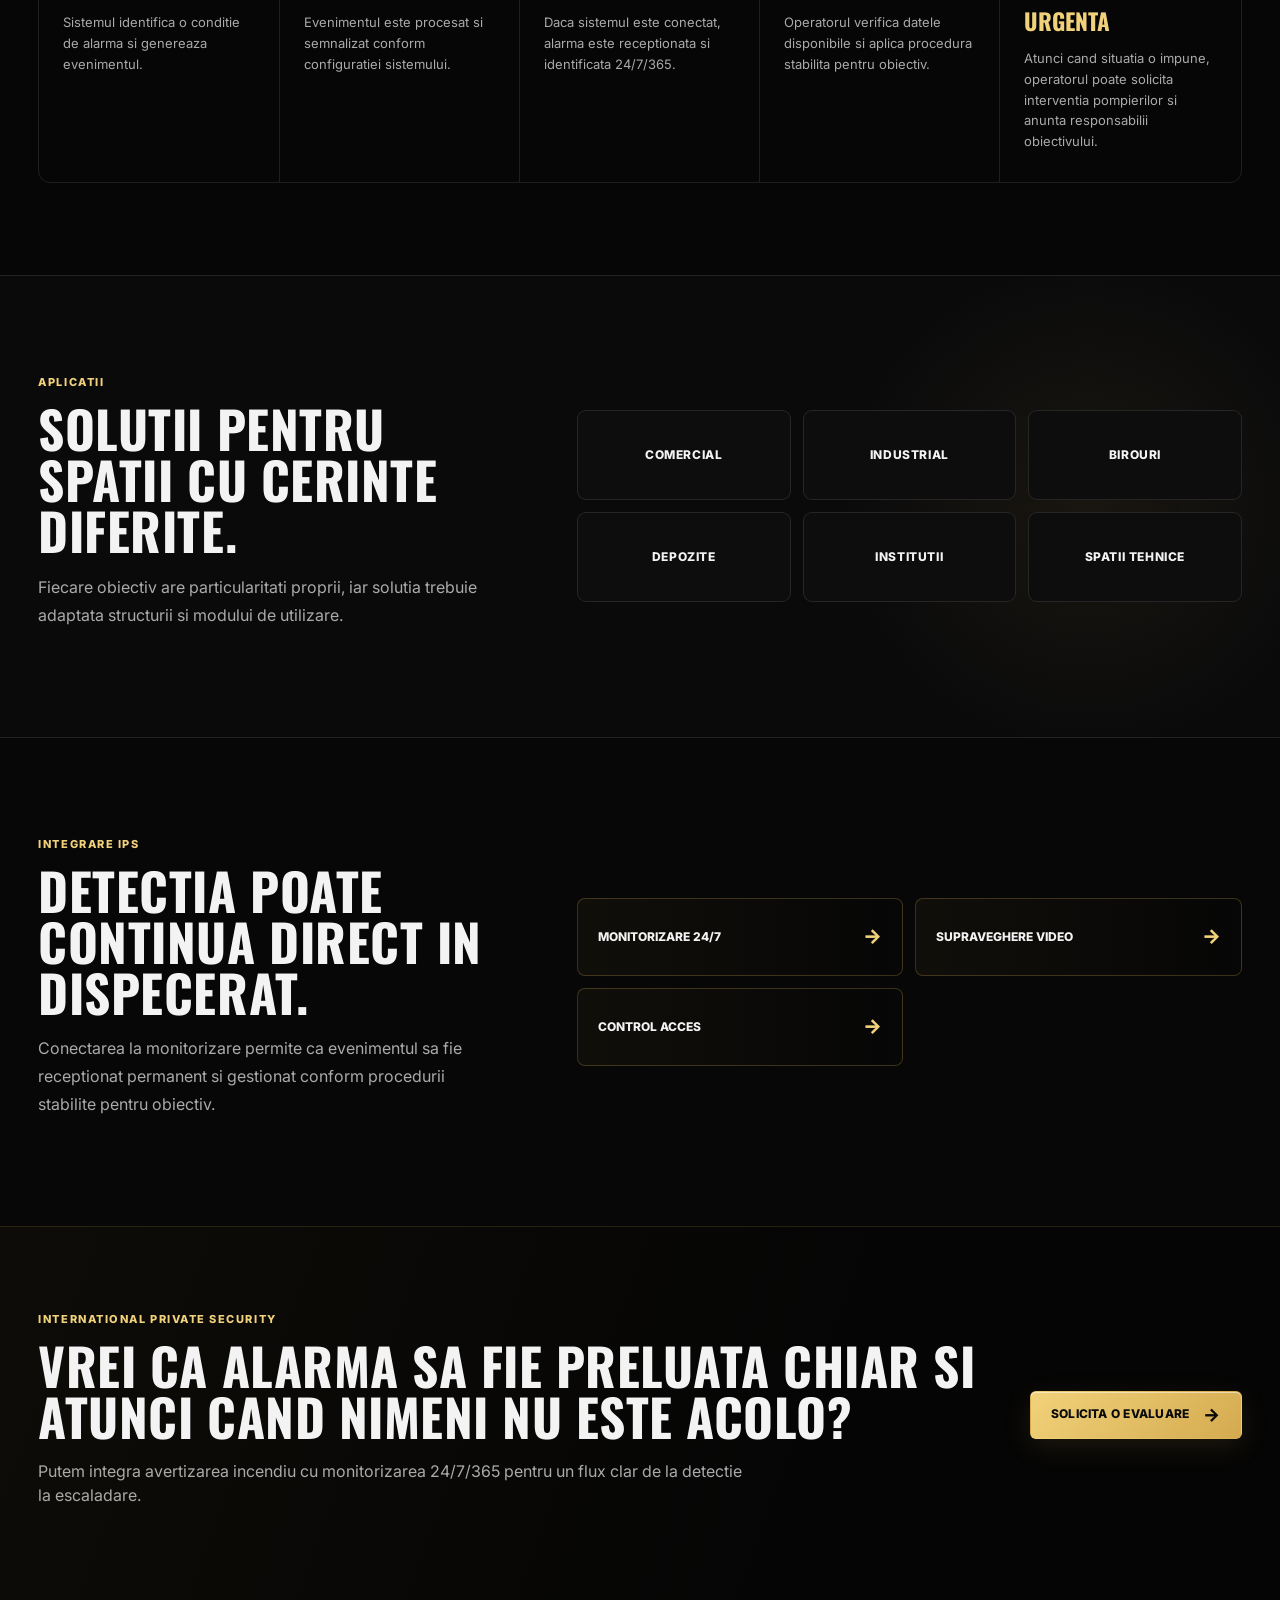
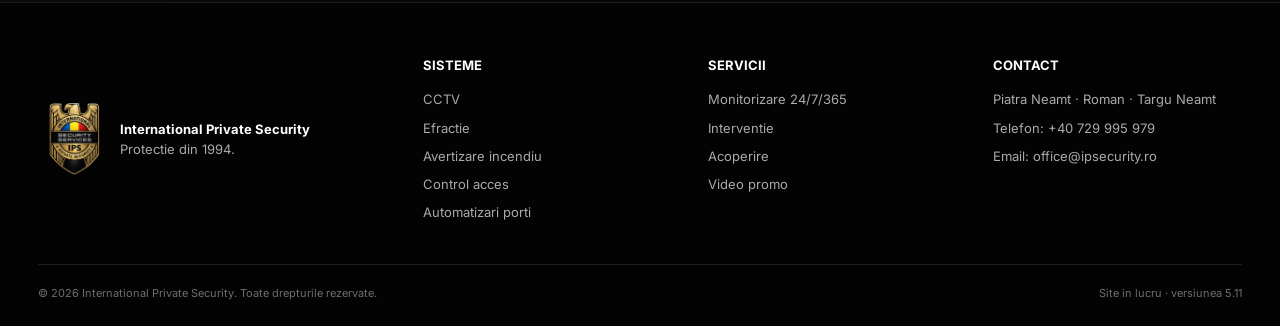
<file: solutii/avertizare-incendiu/index.html>
<!DOCTYPE html>
<html lang="ro">
<head>
  <meta charset="UTF-8" />
  <meta name="viewport" content="width=device-width, initial-scale=1.0" />
  <meta name="description" content="Sisteme de detectie si avertizare incendiu cu posibilitate de monitorizare prin dispecerat IPS in Piatra Neamt, Roman si Targu Neamt." />
  <title>Sisteme avertizare incendiu | International Private Security</title>
  <meta data-ips-seo="page" name="robots" content="index, follow, max-image-preview:large, max-snippet:-1, max-video-preview:-1" />
  <meta data-ips-seo="page" name="author" content="International Private Security" />
  <meta data-ips-seo="page" name="theme-color" content="#080808" />
  <link data-ips-seo="page" rel="canonical" href="https://denisvaideanu.github.io/ips/solutii/avertizare-incendiu/" />
  <link data-ips-seo="page" rel="alternate" hreflang="ro-RO" href="https://denisvaideanu.github.io/ips/solutii/avertizare-incendiu/" />
  <link data-ips-seo="page" rel="alternate" hreflang="x-default" href="https://denisvaideanu.github.io/ips/solutii/avertizare-incendiu/" />
  <meta data-ips-seo="page" property="og:type" content="website" />
  <meta data-ips-seo="page" property="og:locale" content="ro_RO" />
  <meta data-ips-seo="page" property="og:site_name" content="International Private Security" />
  <meta data-ips-seo="page" property="og:title" content="Sisteme avertizare incendiu | International Private Security" />
  <meta data-ips-seo="page" property="og:description" content="Sisteme de detectie si avertizare incendiu cu posibilitate de monitorizare prin dispecerat IPS in Piatra Neamt, Roman si Targu Neamt." />
  <meta data-ips-seo="page" property="og:url" content="https://denisvaideanu.github.io/ips/solutii/avertizare-incendiu/" />
  <meta data-ips-seo="page" property="og:image" content="https://denisvaideanu.github.io/ips/assets/avertizare-incendiu.png" />
  <meta data-ips-seo="page" property="og:image:alt" content="Sistem de detectie si avertizare incendiu" />
  <meta data-ips-seo="page" name="twitter:card" content="summary_large_image" />
  <meta data-ips-seo="page" name="twitter:title" content="Sisteme avertizare incendiu | International Private Security" />
  <meta data-ips-seo="page" name="twitter:description" content="Sisteme de detectie si avertizare incendiu cu posibilitate de monitorizare prin dispecerat IPS in Piatra Neamt, Roman si Targu Neamt." />
  <meta data-ips-seo="page" name="twitter:image" content="https://denisvaideanu.github.io/ips/assets/avertizare-incendiu.png" />
  <script data-ips-seo="page" type="application/ld+json">{"@context":"https://schema.org","@graph":[{"@type":"Organization","@id":"https://denisvaideanu.github.io/ips/#organization","name":"International Private Security","alternateName":"IPS","url":"https://denisvaideanu.github.io/ips/","logo":"https://denisvaideanu.github.io/ips/assets/ips-logo.png","image":"https://denisvaideanu.github.io/ips/assets/ips-home-hero.jpg","description":"Companie de securitate cu activitate din 1994, specializata in sisteme electronice de securitate, monitorizare si interventie.","foundingDate":"1994","telephone":"+40729995979","email":"office@ipsecurity.ro","areaServed":[{"@type":"City","name":"Piatra Neamt"},{"@type":"City","name":"Roman"},{"@type":"City","name":"Targu Neamt"}],"contactPoint":{"@type":"ContactPoint","telephone":"+40729995979","email":"office@ipsecurity.ro","contactType":"customer service","availableLanguage":["Romanian"],"areaServed":"RO"}},{"@type":"Service","@id":"https://denisvaideanu.github.io/ips/solutii/avertizare-incendiu/#service","name":"Sisteme de detectie si avertizare incendiu","serviceType":"Sisteme de detectie si avertizare incendiu","description":"Sisteme de detectie si avertizare incendiu cu posibilitate de monitorizare prin dispecerat IPS in Piatra Neamt, Roman si Targu Neamt.","url":"https://denisvaideanu.github.io/ips/solutii/avertizare-incendiu/","provider":{"@id":"https://denisvaideanu.github.io/ips/#organization"},"areaServed":[{"@type":"City","name":"Piatra Neamt"},{"@type":"City","name":"Roman"},{"@type":"City","name":"Targu Neamt"}]},{"@type":"BreadcrumbList","itemListElement":[{"@type":"ListItem","position":1,"name":"Acasa","item":"https://denisvaideanu.github.io/ips/"},{"@type":"ListItem","position":2,"name":"Solutii","item":"https://denisvaideanu.github.io/ips/#servicii"},{"@type":"ListItem","position":3,"name":"Avertizare incendiu","item":"https://denisvaideanu.github.io/ips/solutii/avertizare-incendiu/"}]}]}</script>
  <link rel="icon" type="image/png" sizes="32x32" href="../../assets/favicon-32x32.png" />
  <link rel="icon" type="image/png" sizes="16x16" href="../../assets/favicon-16x16.png" />
  <link rel="shortcut icon" href="../../assets/favicon.ico" />
  <link rel="apple-touch-icon" sizes="180x180" href="../../assets/apple-touch-icon.png" />
  <link rel="manifest" href="../../assets/site.webmanifest" />
  <link rel="preconnect" href="https://fonts.googleapis.com">
  <link rel="preconnect" href="https://fonts.gstatic.com" crossorigin>
  <link href="https://fonts.googleapis.com/css2?family=Inter:wght@400;500;600;700;800&family=Oswald:wght@500;600;700&display=swap" rel="stylesheet">
  <link rel="stylesheet" href="../../styles.css?v=5.11" />
</head>
<body>
  <div class="noise"></div>
  
  <header class="site-header">
    <div class="container nav-wrap">
      <a class="brand" href="../../index.html" aria-label="International Private Security">
        <img src="../../assets/ips-logo.png" alt="Logo International Private Security" />
        <div class="brand-copy">
          <strong>INTERNATIONAL</strong>
          <span>PRIVATE SECURITY</span>
          <small>Din 1994</small>
        </div>
      </a>

      <button class="menu-toggle" aria-label="Deschide meniul" aria-expanded="false">
        <span></span><span></span><span></span>
      </button>

      <nav class="main-nav" aria-label="Navigatie principala">
        <a href="../../index.html">Acasa</a>

        <div class="nav-item has-mega">
          <button class="nav-link mega-trigger" type="button" aria-expanded="false">
            Solutii <span class="chev">⌄</span>
          </button>

          <div class="mega-menu">
            <div class="mega-inner">
              <div class="mega-column">
                <span class="mega-kicker">Sisteme electronice</span>

                <a href="../../solutii/supraveghere-video/index.html" class="mega-link">
                  <strong>Supraveghere video</strong>
                  <small>Vezi ce conteaza. Protejeaza ce conteaza.</small>
                </a>

                <a href="../../solutii/alarma-efractie/index.html" class="mega-link">
                  <strong>Alarme efractie</strong>
                  <small>Detectia este prima linie de aparare.</small>
                </a>

                <a href="../../solutii/avertizare-incendiu/index.html" class="mega-link">
                  <strong>Avertizare incendiu</strong>
                  <small>Cand fiecare secunda conteaza.</small>
                </a>

                <a href="../../solutii/control-acces/index.html" class="mega-link">
                  <strong>Control acces</strong>
                  <small>Stii cine intra. Decizi cine are acces.</small>
                </a>

                <a href="../../solutii/automatizari-porti/index.html" class="mega-link">
                  <strong>Automatizari porti</strong>
                  <small>Acces simplu. Controlat. Automatizat.</small>
                </a>
              </div>

              <div class="mega-column mega-ops">
                <span class="mega-kicker">Servicii operationale</span>

                <a href="../../monitorizare/index.html" class="mega-link featured">
                  <strong>Monitorizare 24/7/365</strong>
                  <small>Sistemele tale nu dorm. Nici noi.</small>
                </a>

                <a href="../../interventie/index.html" class="mega-link featured">
                  <strong>Interventie</strong>
                  <small>Cand alarma devine realitate, raspundem.</small>
                </a>

                <div class="mega-note">
                  <b>Protectie integrata</b>
                  <span>De la detectie la interventie, intr-un singur flux operational.</span>
                </div>
              </div>
            </div>
          </div>
        </div>

        <a href="../../monitorizare/index.html">Monitorizare</a>
        <a href="../../interventie/index.html">Interventie</a>
        <a href="../../index.html#video">Video</a>
        <a href="../../index.html#acoperire">Acoperire</a>
        <a href="../../index.html#despre">Despre noi</a>
        <a href="../../index.html#contact">Contact</a>
      </nav>

      <a class="btn btn-gold nav-cta" href="../../index.html#contact">Solicita oferta <span>→</span></a>
    </div>
  </header>


  <main class="service-page">
    <section class="service-hero">
      <div class="service-hero-bg"></div>
      <div class="container service-hero-grid">
        <div class="service-hero-copy reveal">
          <div class="breadcrumbs">
            <a href="../../index.html">Acasa</a><span>/</span><a href="../../index.html#servicii">Solutii</a><span>/</span><b>Avertizare incendiu</b>
          </div>
          <span class="eyebrow">Detectie si avertizare</span>
          <h1>DETECTIA ESTE DOAR PRIMUL PAS.<br><span>ALARMA AJUNGE ACOLO UNDE TREBUIE.</span></h1>
          <p class="service-lead">Sisteme pentru detectarea si avertizarea timpurie a evenimentelor de incendiu, cu posibilitate de monitorizare permanenta prin dispeceratul IPS.</p>
          <div class="hero-actions">
            <a class="btn btn-gold" href="../../index.html#contact">Solicita o evaluare <span>→</span></a>
            <a class="btn btn-outline" href="#detalii">Descopera solutia <span>↓</span></a>
          </div>
        </div>

        <div class="service-hero-visual reveal reveal-delay">
          <figure class="service-photo-card">
            <img src="../../assets/avertizare-incendiu.png" alt="Sistem profesional de detectie si avertizare incendiu" loading="eager" />
            <figcaption class="service-photo-caption">
              <span>AVERTIZARE INCENDIU</span>
              <strong>Detectie timpurie si monitorizare 24/7</strong>
            </figcaption>
          </figure>
        </div>
      </div>
    </section>

    <section class="section service-intro" id="detalii">
      <div class="container two-col-intro">
        <div class="reveal">
          <span class="eyebrow">Detectie + monitorizare</span>
          <h2>Alarma nu trebuie sa ramana doar in cladire.</h2>
        </div>
        <div class="intro-copy reveal reveal-delay">
          <p>Rolul sistemului este sa identifice rapid conditiile de alarma si sa avertizeze persoanele din obiectiv. Atunci cand este conectat la dispeceratul IPS, evenimentul poate fi receptionat si gestionat 24/7/365.</p>
          <p>Operatorul identifica obiectivul, aplica procedura stabilita si, atunci cand situatia o impune, poate solicita interventia serviciilor de urgenta si poate anunta persoanele responsabile.</p>
        </div>
      </div>
    </section>

    <section class="section modules-section">
      <div class="container">
        <div class="section-heading reveal">
          <div>
            <span class="eyebrow">Ce oferim</span>
            <h2>Un sistem gandit ca ansamblu.</h2>
          </div>
        </div>
        <div class="module-grid">
          <article class="module-card reveal"><span class="module-no">01</span><h3>Analiza</h3><p>Stabilim nevoile obiectivului si zonele care necesita detectie.</p></article>
<article class="module-card reveal"><span class="module-no">02</span><h3>Detectoare</h3><p>Configuram elementele de detectie potrivite spatiului.</p></article>
<article class="module-card reveal"><span class="module-no">03</span><h3>Centrala</h3><p>Punem in functiune si configuram logica sistemului.</p></article>
<article class="module-card reveal"><span class="module-no">04</span><h3>Avertizare</h3><p>Integram dispozitivele de semnalizare necesare pentru alertarea rapida in obiectiv.</p></article>
<article class="module-card reveal"><span class="module-no">05</span><h3>Monitorizare</h3><p>Sistemul poate transmite evenimentele catre dispeceratul IPS pentru preluare permanenta.</p></article>
<article class="module-card reveal"><span class="module-no">06</span><h3>Escaladare</h3><p>Dispeceratul aplica procedura stabilita si poate solicita interventia serviciilor de urgenta atunci cand este necesar.</p></article>
        </div>
      </div>
    </section>

    
    <section class="section fire-monitor-section">
      <div class="container fire-monitor-grid">
        <div class="fire-monitor-copy reveal">
          <span class="eyebrow">Monitorizare incendiu 24/7/365</span>
          <h2>ALARMA NU RAMANE<br><span>DOAR IN CLADIRE.</span></h2>
          <p>Cand sistemul conectat genereaza o alarma, evenimentul este transmis catre dispeceratul IPS. Operatorul identifica obiectivul si urmeaza procedura stabilita.</p>
          <p>In functie de eveniment si procedura, pot fi anuntate persoanele responsabile si poate fi solicitata interventia serviciilor de urgenta.</p>
          <a class="btn btn-outline" href="../../monitorizare/index.html">Descopera monitorizarea <span>→</span></a>
        </div>

        <div class="fire-flow-card reveal reveal-delay">
          <div class="fire-flow-item"><b>01</b><span>DETECTIE</span></div>
          <i>↓</i>
          <div class="fire-flow-item"><b>02</b><span>CENTRALA</span></div>
          <i>↓</i>
          <div class="fire-flow-item highlighted"><b>03</b><span>DISPECERAT IPS</span></div>
          <i>↓</i>
          <div class="fire-flow-item"><b>04</b><span>PROCEDURA</span></div>
          <i>↓</i>
          <div class="fire-flow-item emergency"><b>05</b><span>POMPIERI / RESPONSABIL OBIECTIV</span></div>
        </div>
      </div>
    </section>

    <section class="section service-flow">
      <div class="container">
        <div class="section-heading reveal">
          <div>
            <span class="eyebrow">Cum functioneaza</span>
            <h2>Detectie. Dispecerat. Escaladare.</h2>
          </div>
        </div>
        <div class="service-steps">
          <article class="service-step reveal"><b>01</b><h3>Detectie</h3><p>Sistemul identifica o conditie de alarma si genereaza evenimentul.</p></article>
          <article class="service-step reveal"><b>02</b><h3>Centrala</h3><p>Evenimentul este procesat si semnalizat conform configuratiei sistemului.</p></article>
          <article class="service-step reveal"><b>03</b><h3>Dispecerat IPS</h3><p>Daca sistemul este conectat, alarma este receptionata si identificata 24/7/365.</p></article>
          <article class="service-step reveal"><b>04</b><h3>Procedura</h3><p>Operatorul verifica datele disponibile si aplica procedura stabilita pentru obiectiv.</p></article>
          <article class="service-step reveal"><b>05</b><h3>Servicii de urgenta</h3><p>Atunci cand situatia o impune, operatorul poate solicita interventia pompierilor si anunta responsabilii obiectivului.</p></article>
        </div>
      </div>
    </section>

    <section class="section sectors-section">
      <div class="container sector-grid">
        <div class="reveal">
          <span class="eyebrow">Aplicatii</span>
          <h2>Solutii pentru spatii cu cerinte diferite.</h2>
          <p>Fiecare obiectiv are particularitati proprii, iar solutia trebuie adaptata structurii si modului de utilizare.</p>
        </div>
        <div class="sector-list reveal reveal-delay">
          <div class="sector-pill">Comercial</div>
<div class="sector-pill">Industrial</div>
<div class="sector-pill">Birouri</div>
<div class="sector-pill">Depozite</div>
<div class="sector-pill">Institutii</div>
<div class="sector-pill">Spatii tehnice</div>
        </div>
      </div>
    </section>

    <section class="section integration-section">
      <div class="container integration-grid">
        <div class="reveal">
          <span class="eyebrow">Integrare IPS</span>
          <h2>Detectia poate continua direct in dispecerat.</h2>
          <p>Conectarea la monitorizare permite ca evenimentul sa fie receptionat permanent si gestionat conform procedurii stabilite pentru obiectiv.</p>
        </div>
        <div class="integration-list reveal reveal-delay">
          <a class="integration-chip" href="../../monitorizare/index.html">Monitorizare 24/7<span>→</span></a>
<a class="integration-chip" href="../supraveghere-video/index.html">Supraveghere video<span>→</span></a>
<a class="integration-chip" href="../control-acces/index.html">Control acces<span>→</span></a>
        </div>
      </div>
    </section>

    <section class="service-cta">
      <div class="container service-cta-inner reveal">
        <div>
          <span class="eyebrow">International Private Security</span>
          <h2>Vrei ca alarma sa fie preluata chiar si atunci cand nimeni nu este acolo?</h2>
          <p>Putem integra avertizarea incendiu cu monitorizarea 24/7/365 pentru un flux clar de la detectie la escaladare.</p>
        </div>
        <a class="btn btn-gold" href="../../index.html#contact">Solicita o evaluare <span>→</span></a>
      </div>
    </section>
  </main>

  
  <footer class="site-footer">
    <div class="container footer-grid">
      <div class="footer-brand">
        <img src="../../assets/ips-logo.png" alt="International Private Security" />
        <div>
          <strong>International Private Security</strong>
          <span>Protectie din 1994.</span>
        </div>
      </div>

      <div>
        <b>Sisteme</b>
        <a href="../../solutii/supraveghere-video/index.html">CCTV</a>
        <a href="../../solutii/alarma-efractie/index.html">Efractie</a>
        <a href="../../solutii/avertizare-incendiu/index.html">Avertizare incendiu</a>
        <a href="../../solutii/control-acces/index.html">Control acces</a>
        <a href="../../solutii/automatizari-porti/index.html">Automatizari porti</a>
      </div>

      <div>
        <b>Servicii</b>
        <a href="../../monitorizare/index.html">Monitorizare 24/7/365</a>
        <a href="../../interventie/index.html">Interventie</a>
        <a href="../../index.html#acoperire">Acoperire</a>
        <a href="../../index.html#video">Video promo</a>
      </div>

      <div>
        <b>Contact</b>
        <span>Piatra Neamt · Roman · Targu Neamt</span>
        <a href="tel:+40729995979">Telefon: +40 729 995 979</a>
        <a href="mailto:office@ipsecurity.ro">Email: office@ipsecurity.ro</a>
      </div>
    </div>
    <div class="container footer-bottom">
      <span>© <span id="year"></span> International Private Security. Toate drepturile rezervate.</span>
      <span>Site in lucru · versiunea 5.11</span>
    </div>
  </footer>

  <script src="../../script.js?v=5.11"></script>
</body>
</html>
</file>
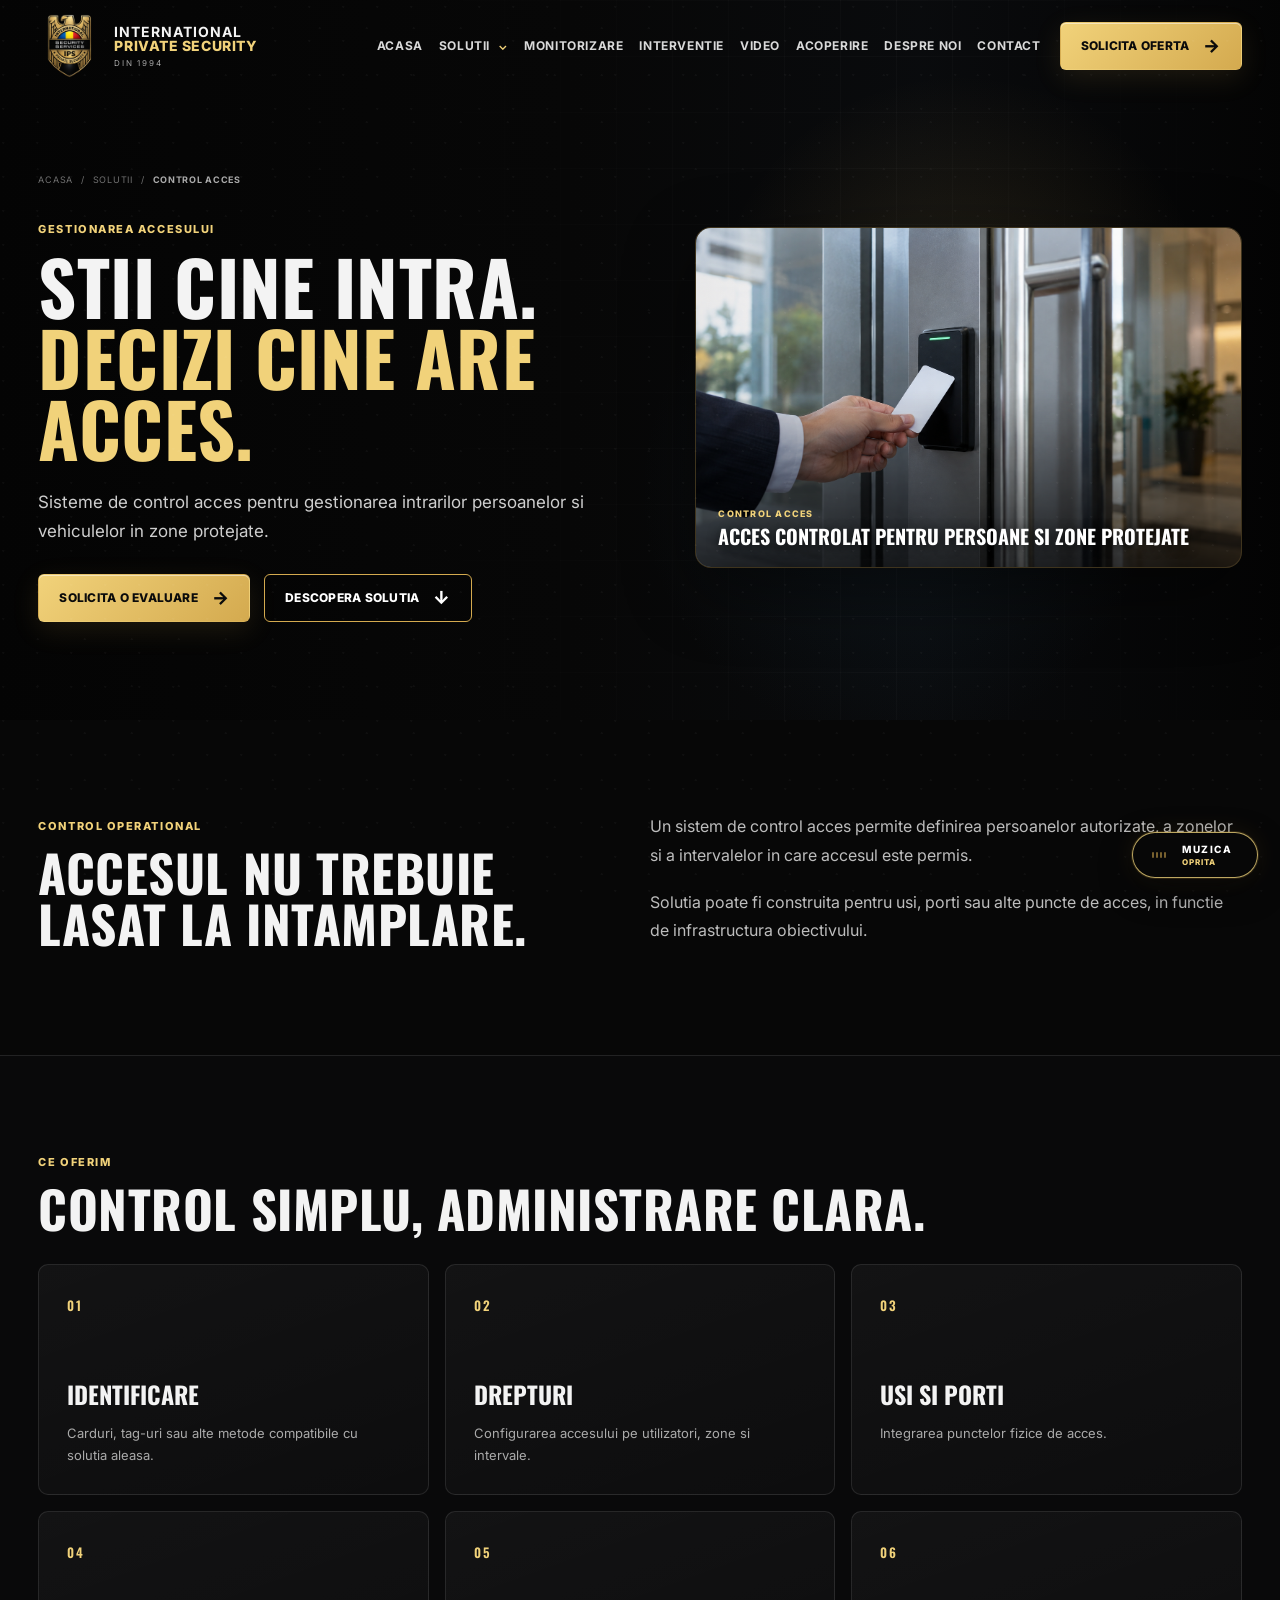
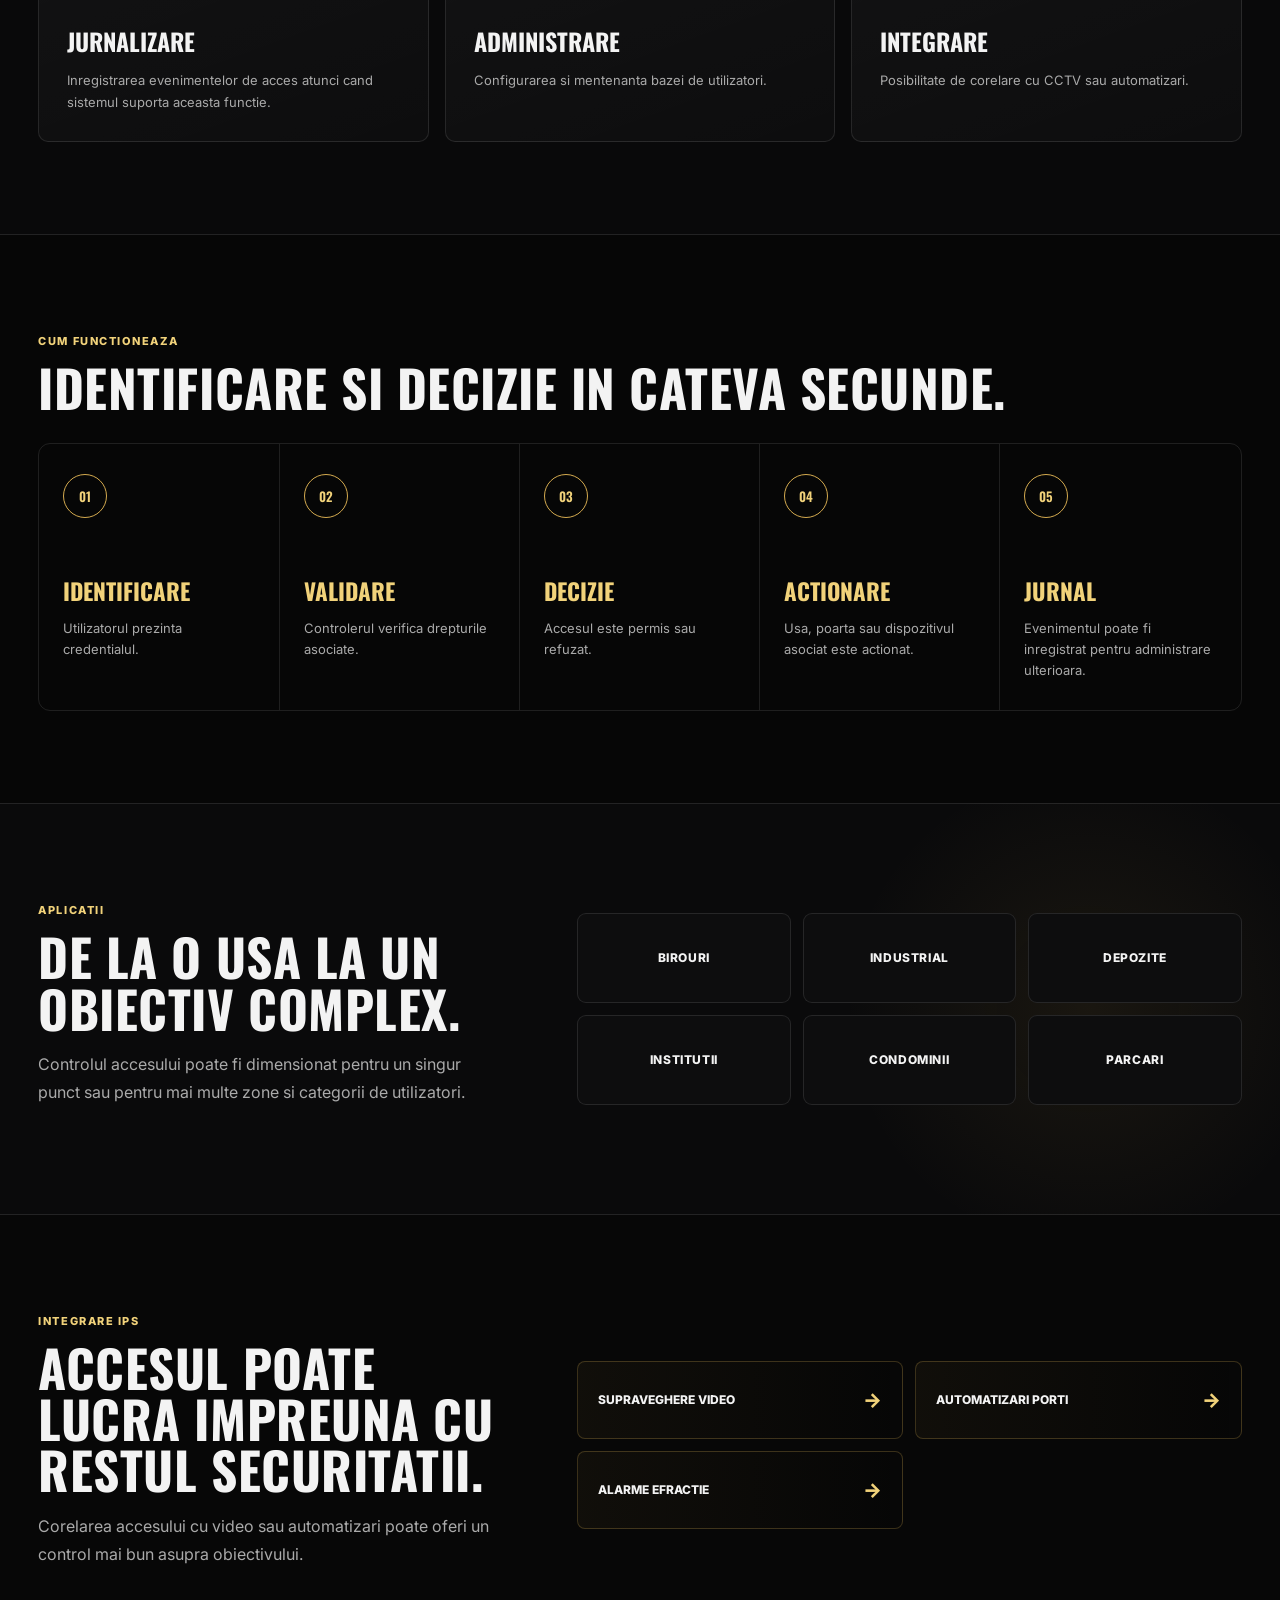
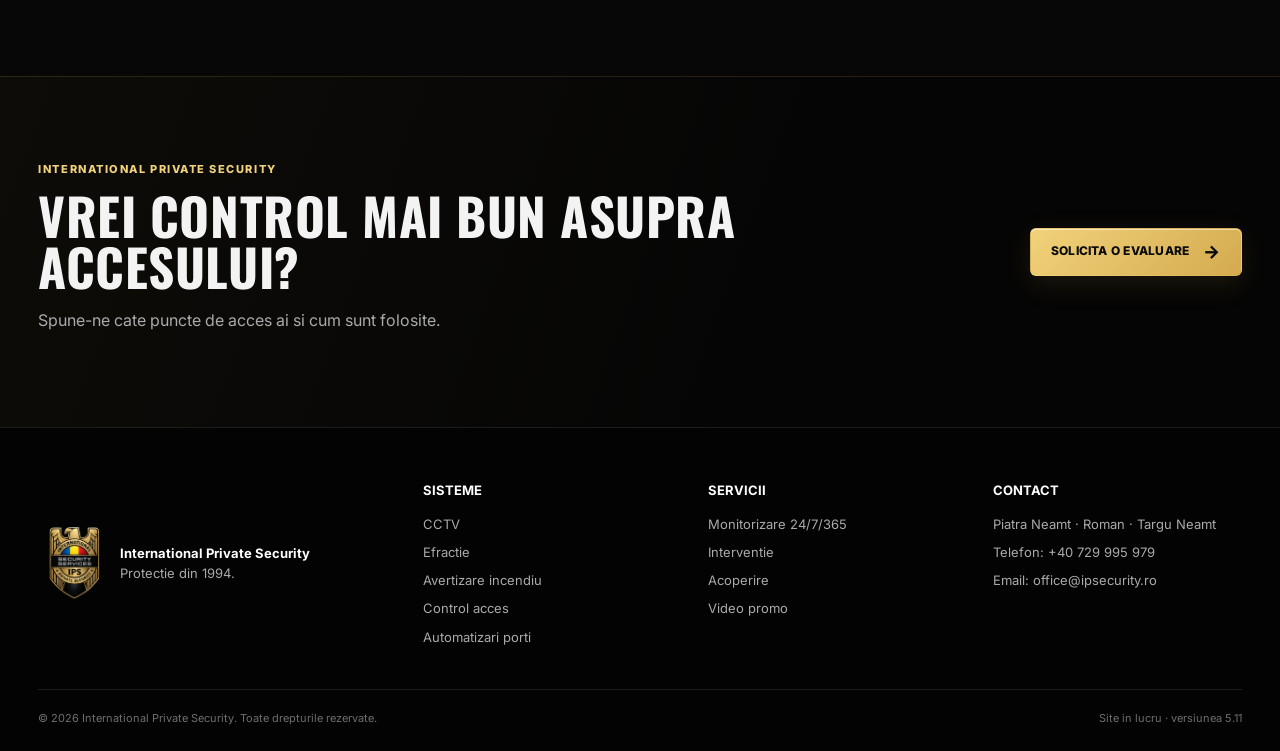
<file: solutii/control-acces/index.html>
<!DOCTYPE html>
<html lang="ro">
<head>
  <meta charset="UTF-8" />
  <meta name="viewport" content="width=device-width, initial-scale=1.0" />
  <meta name="description" content="Sisteme de control acces pentru persoane si vehicule, proiectate si instalate de IPS in Piatra Neamt, Roman si Targu Neamt." />
  <title>Sisteme control acces | International Private Security</title>
  <meta data-ips-seo="page" name="robots" content="index, follow, max-image-preview:large, max-snippet:-1, max-video-preview:-1" />
  <meta data-ips-seo="page" name="author" content="International Private Security" />
  <meta data-ips-seo="page" name="theme-color" content="#080808" />
  <link data-ips-seo="page" rel="canonical" href="https://denisvaideanu.github.io/ips/solutii/control-acces/" />
  <link data-ips-seo="page" rel="alternate" hreflang="ro-RO" href="https://denisvaideanu.github.io/ips/solutii/control-acces/" />
  <link data-ips-seo="page" rel="alternate" hreflang="x-default" href="https://denisvaideanu.github.io/ips/solutii/control-acces/" />
  <meta data-ips-seo="page" property="og:type" content="website" />
  <meta data-ips-seo="page" property="og:locale" content="ro_RO" />
  <meta data-ips-seo="page" property="og:site_name" content="International Private Security" />
  <meta data-ips-seo="page" property="og:title" content="Sisteme control acces | International Private Security" />
  <meta data-ips-seo="page" property="og:description" content="Sisteme de control acces pentru persoane si vehicule, proiectate si instalate de IPS in Piatra Neamt, Roman si Targu Neamt." />
  <meta data-ips-seo="page" property="og:url" content="https://denisvaideanu.github.io/ips/solutii/control-acces/" />
  <meta data-ips-seo="page" property="og:image" content="https://denisvaideanu.github.io/ips/assets/control-acces.png" />
  <meta data-ips-seo="page" property="og:image:alt" content="Sistem profesional de control acces" />
  <meta data-ips-seo="page" name="twitter:card" content="summary_large_image" />
  <meta data-ips-seo="page" name="twitter:title" content="Sisteme control acces | International Private Security" />
  <meta data-ips-seo="page" name="twitter:description" content="Sisteme de control acces pentru persoane si vehicule, proiectate si instalate de IPS in Piatra Neamt, Roman si Targu Neamt." />
  <meta data-ips-seo="page" name="twitter:image" content="https://denisvaideanu.github.io/ips/assets/control-acces.png" />
  <script data-ips-seo="page" type="application/ld+json">{"@context":"https://schema.org","@graph":[{"@type":"Organization","@id":"https://denisvaideanu.github.io/ips/#organization","name":"International Private Security","alternateName":"IPS","url":"https://denisvaideanu.github.io/ips/","logo":"https://denisvaideanu.github.io/ips/assets/ips-logo.png","image":"https://denisvaideanu.github.io/ips/assets/ips-home-hero.jpg","description":"Companie de securitate cu activitate din 1994, specializata in sisteme electronice de securitate, monitorizare si interventie.","foundingDate":"1994","telephone":"+40729995979","email":"office@ipsecurity.ro","areaServed":[{"@type":"City","name":"Piatra Neamt"},{"@type":"City","name":"Roman"},{"@type":"City","name":"Targu Neamt"}],"contactPoint":{"@type":"ContactPoint","telephone":"+40729995979","email":"office@ipsecurity.ro","contactType":"customer service","availableLanguage":["Romanian"],"areaServed":"RO"}},{"@type":"Service","@id":"https://denisvaideanu.github.io/ips/solutii/control-acces/#service","name":"Sisteme de control acces","serviceType":"Sisteme de control acces","description":"Sisteme de control acces pentru persoane si vehicule, proiectate si instalate de IPS in Piatra Neamt, Roman si Targu Neamt.","url":"https://denisvaideanu.github.io/ips/solutii/control-acces/","provider":{"@id":"https://denisvaideanu.github.io/ips/#organization"},"areaServed":[{"@type":"City","name":"Piatra Neamt"},{"@type":"City","name":"Roman"},{"@type":"City","name":"Targu Neamt"}]},{"@type":"BreadcrumbList","itemListElement":[{"@type":"ListItem","position":1,"name":"Acasa","item":"https://denisvaideanu.github.io/ips/"},{"@type":"ListItem","position":2,"name":"Solutii","item":"https://denisvaideanu.github.io/ips/#servicii"},{"@type":"ListItem","position":3,"name":"Control acces","item":"https://denisvaideanu.github.io/ips/solutii/control-acces/"}]}]}</script>
  <link rel="icon" type="image/png" sizes="32x32" href="../../assets/favicon-32x32.png" />
  <link rel="icon" type="image/png" sizes="16x16" href="../../assets/favicon-16x16.png" />
  <link rel="shortcut icon" href="../../assets/favicon.ico" />
  <link rel="apple-touch-icon" sizes="180x180" href="../../assets/apple-touch-icon.png" />
  <link rel="manifest" href="../../assets/site.webmanifest" />
  <link rel="preconnect" href="https://fonts.googleapis.com">
  <link rel="preconnect" href="https://fonts.gstatic.com" crossorigin>
  <link href="https://fonts.googleapis.com/css2?family=Inter:wght@400;500;600;700;800&family=Oswald:wght@500;600;700&display=swap" rel="stylesheet">
  <link rel="stylesheet" href="../../styles.css?v=5.11" />
</head>
<body>
  <div class="noise"></div>
  
  <header class="site-header">
    <div class="container nav-wrap">
      <a class="brand" href="../../index.html" aria-label="International Private Security">
        <img src="../../assets/ips-logo.png" alt="Logo International Private Security" />
        <div class="brand-copy">
          <strong>INTERNATIONAL</strong>
          <span>PRIVATE SECURITY</span>
          <small>Din 1994</small>
        </div>
      </a>

      <button class="menu-toggle" aria-label="Deschide meniul" aria-expanded="false">
        <span></span><span></span><span></span>
      </button>

      <nav class="main-nav" aria-label="Navigatie principala">
        <a href="../../index.html">Acasa</a>

        <div class="nav-item has-mega">
          <button class="nav-link mega-trigger" type="button" aria-expanded="false">
            Solutii <span class="chev">⌄</span>
          </button>

          <div class="mega-menu">
            <div class="mega-inner">
              <div class="mega-column">
                <span class="mega-kicker">Sisteme electronice</span>

                <a href="../../solutii/supraveghere-video/index.html" class="mega-link">
                  <strong>Supraveghere video</strong>
                  <small>Vezi ce conteaza. Protejeaza ce conteaza.</small>
                </a>

                <a href="../../solutii/alarma-efractie/index.html" class="mega-link">
                  <strong>Alarme efractie</strong>
                  <small>Detectia este prima linie de aparare.</small>
                </a>

                <a href="../../solutii/avertizare-incendiu/index.html" class="mega-link">
                  <strong>Avertizare incendiu</strong>
                  <small>Cand fiecare secunda conteaza.</small>
                </a>

                <a href="../../solutii/control-acces/index.html" class="mega-link">
                  <strong>Control acces</strong>
                  <small>Stii cine intra. Decizi cine are acces.</small>
                </a>

                <a href="../../solutii/automatizari-porti/index.html" class="mega-link">
                  <strong>Automatizari porti</strong>
                  <small>Acces simplu. Controlat. Automatizat.</small>
                </a>
              </div>

              <div class="mega-column mega-ops">
                <span class="mega-kicker">Servicii operationale</span>

                <a href="../../monitorizare/index.html" class="mega-link featured">
                  <strong>Monitorizare 24/7/365</strong>
                  <small>Sistemele tale nu dorm. Nici noi.</small>
                </a>

                <a href="../../interventie/index.html" class="mega-link featured">
                  <strong>Interventie</strong>
                  <small>Cand alarma devine realitate, raspundem.</small>
                </a>

                <div class="mega-note">
                  <b>Protectie integrata</b>
                  <span>De la detectie la interventie, intr-un singur flux operational.</span>
                </div>
              </div>
            </div>
          </div>
        </div>

        <a href="../../monitorizare/index.html">Monitorizare</a>
        <a href="../../interventie/index.html">Interventie</a>
        <a href="../../index.html#video">Video</a>
        <a href="../../index.html#acoperire">Acoperire</a>
        <a href="../../index.html#despre">Despre noi</a>
        <a href="../../index.html#contact">Contact</a>
      </nav>

      <a class="btn btn-gold nav-cta" href="../../index.html#contact">Solicita oferta <span>→</span></a>
    </div>
  </header>


  <main class="service-page">
    <section class="service-hero">
      <div class="service-hero-bg"></div>
      <div class="container service-hero-grid">
        <div class="service-hero-copy reveal">
          <div class="breadcrumbs">
            <a href="../../index.html">Acasa</a><span>/</span><a href="../../index.html#servicii">Solutii</a><span>/</span><b>Control acces</b>
          </div>
          <span class="eyebrow">Gestionarea accesului</span>
          <h1>STII CINE INTRA.<br><span>DECIZI CINE ARE ACCES.</span></h1>
          <p class="service-lead">Sisteme de control acces pentru gestionarea intrarilor persoanelor si vehiculelor in zone protejate.</p>
          <div class="hero-actions">
            <a class="btn btn-gold" href="../../index.html#contact">Solicita o evaluare <span>→</span></a>
            <a class="btn btn-outline" href="#detalii">Descopera solutia <span>↓</span></a>
          </div>
        </div>

        <div class="service-hero-visual reveal reveal-delay">
          <figure class="service-photo-card">
            <img src="../../assets/control-acces.png" alt="Sistem profesional de control acces cu cititor de proximitate" loading="eager" />
            <figcaption class="service-photo-caption">
              <span>CONTROL ACCES</span>
              <strong>Acces controlat pentru persoane si zone protejate</strong>
            </figcaption>
          </figure>
        </div>
      </div>
    </section>

    <section class="section service-intro" id="detalii">
      <div class="container two-col-intro">
        <div class="reveal">
          <span class="eyebrow">Control operational</span>
          <h2>Accesul nu trebuie lasat la intamplare.</h2>
        </div>
        <div class="intro-copy reveal reveal-delay">
          <p>Un sistem de control acces permite definirea persoanelor autorizate, a zonelor si a intervalelor in care accesul este permis.</p>
          <p>Solutia poate fi construita pentru usi, porti sau alte puncte de acces, in functie de infrastructura obiectivului.</p>
        </div>
      </div>
    </section>

    <section class="section modules-section">
      <div class="container">
        <div class="section-heading reveal">
          <div>
            <span class="eyebrow">Ce oferim</span>
            <h2>Control simplu, administrare clara.</h2>
          </div>
        </div>
        <div class="module-grid">
          <article class="module-card reveal"><span class="module-no">01</span><h3>Identificare</h3><p>Carduri, tag-uri sau alte metode compatibile cu solutia aleasa.</p></article>
<article class="module-card reveal"><span class="module-no">02</span><h3>Drepturi</h3><p>Configurarea accesului pe utilizatori, zone si intervale.</p></article>
<article class="module-card reveal"><span class="module-no">03</span><h3>Usi si porti</h3><p>Integrarea punctelor fizice de acces.</p></article>
<article class="module-card reveal"><span class="module-no">04</span><h3>Jurnalizare</h3><p>Inregistrarea evenimentelor de acces atunci cand sistemul suporta aceasta functie.</p></article>
<article class="module-card reveal"><span class="module-no">05</span><h3>Administrare</h3><p>Configurarea si mentenanta bazei de utilizatori.</p></article>
<article class="module-card reveal"><span class="module-no">06</span><h3>Integrare</h3><p>Posibilitate de corelare cu CCTV sau automatizari.</p></article>
        </div>
      </div>
    </section>

    <section class="section service-flow">
      <div class="container">
        <div class="section-heading reveal">
          <div>
            <span class="eyebrow">Cum functioneaza</span>
            <h2>Identificare si decizie in cateva secunde.</h2>
          </div>
        </div>
        <div class="service-steps">
          <article class="service-step reveal"><b>01</b><h3>Identificare</h3><p>Utilizatorul prezinta credentialul.</p></article>
<article class="service-step reveal"><b>02</b><h3>Validare</h3><p>Controlerul verifica drepturile asociate.</p></article>
<article class="service-step reveal"><b>03</b><h3>Decizie</h3><p>Accesul este permis sau refuzat.</p></article>
<article class="service-step reveal"><b>04</b><h3>Actionare</h3><p>Usa, poarta sau dispozitivul asociat este actionat.</p></article>
<article class="service-step reveal"><b>05</b><h3>Jurnal</h3><p>Evenimentul poate fi inregistrat pentru administrare ulterioara.</p></article>
        </div>
      </div>
    </section>

    <section class="section sectors-section">
      <div class="container sector-grid">
        <div class="reveal">
          <span class="eyebrow">Aplicatii</span>
          <h2>De la o usa la un obiectiv complex.</h2>
          <p>Controlul accesului poate fi dimensionat pentru un singur punct sau pentru mai multe zone si categorii de utilizatori.</p>
        </div>
        <div class="sector-list reveal reveal-delay">
          <div class="sector-pill">Birouri</div>
<div class="sector-pill">Industrial</div>
<div class="sector-pill">Depozite</div>
<div class="sector-pill">Institutii</div>
<div class="sector-pill">Condominii</div>
<div class="sector-pill">Parcari</div>
        </div>
      </div>
    </section>

    <section class="section integration-section">
      <div class="container integration-grid">
        <div class="reveal">
          <span class="eyebrow">Integrare IPS</span>
          <h2>Accesul poate lucra impreuna cu restul securitatii.</h2>
          <p>Corelarea accesului cu video sau automatizari poate oferi un control mai bun asupra obiectivului.</p>
        </div>
        <div class="integration-list reveal reveal-delay">
          <a class="integration-chip" href="../supraveghere-video/index.html">Supraveghere video<span>→</span></a>
<a class="integration-chip" href="../automatizari-porti/index.html">Automatizari porti<span>→</span></a>
<a class="integration-chip" href="../alarma-efractie/index.html">Alarme efractie<span>→</span></a>
        </div>
      </div>
    </section>

    <section class="service-cta">
      <div class="container service-cta-inner reveal">
        <div>
          <span class="eyebrow">International Private Security</span>
          <h2>Vrei control mai bun asupra accesului?</h2>
          <p>Spune-ne cate puncte de acces ai si cum sunt folosite.</p>
        </div>
        <a class="btn btn-gold" href="../../index.html#contact">Solicita o evaluare <span>→</span></a>
      </div>
    </section>
  </main>

  
  <footer class="site-footer">
    <div class="container footer-grid">
      <div class="footer-brand">
        <img src="../../assets/ips-logo.png" alt="International Private Security" />
        <div>
          <strong>International Private Security</strong>
          <span>Protectie din 1994.</span>
        </div>
      </div>

      <div>
        <b>Sisteme</b>
        <a href="../../solutii/supraveghere-video/index.html">CCTV</a>
        <a href="../../solutii/alarma-efractie/index.html">Efractie</a>
        <a href="../../solutii/avertizare-incendiu/index.html">Avertizare incendiu</a>
        <a href="../../solutii/control-acces/index.html">Control acces</a>
        <a href="../../solutii/automatizari-porti/index.html">Automatizari porti</a>
      </div>

      <div>
        <b>Servicii</b>
        <a href="../../monitorizare/index.html">Monitorizare 24/7/365</a>
        <a href="../../interventie/index.html">Interventie</a>
        <a href="../../index.html#acoperire">Acoperire</a>
        <a href="../../index.html#video">Video promo</a>
      </div>

      <div>
        <b>Contact</b>
        <span>Piatra Neamt · Roman · Targu Neamt</span>
        <a href="tel:+40729995979">Telefon: +40 729 995 979</a>
        <a href="mailto:office@ipsecurity.ro">Email: office@ipsecurity.ro</a>
      </div>
    </div>
    <div class="container footer-bottom">
      <span>© <span id="year"></span> International Private Security. Toate drepturile rezervate.</span>
      <span>Site in lucru · versiunea 5.11</span>
    </div>
  </footer>

  <script src="../../script.js?v=5.11"></script>
</body>
</html>
</file>
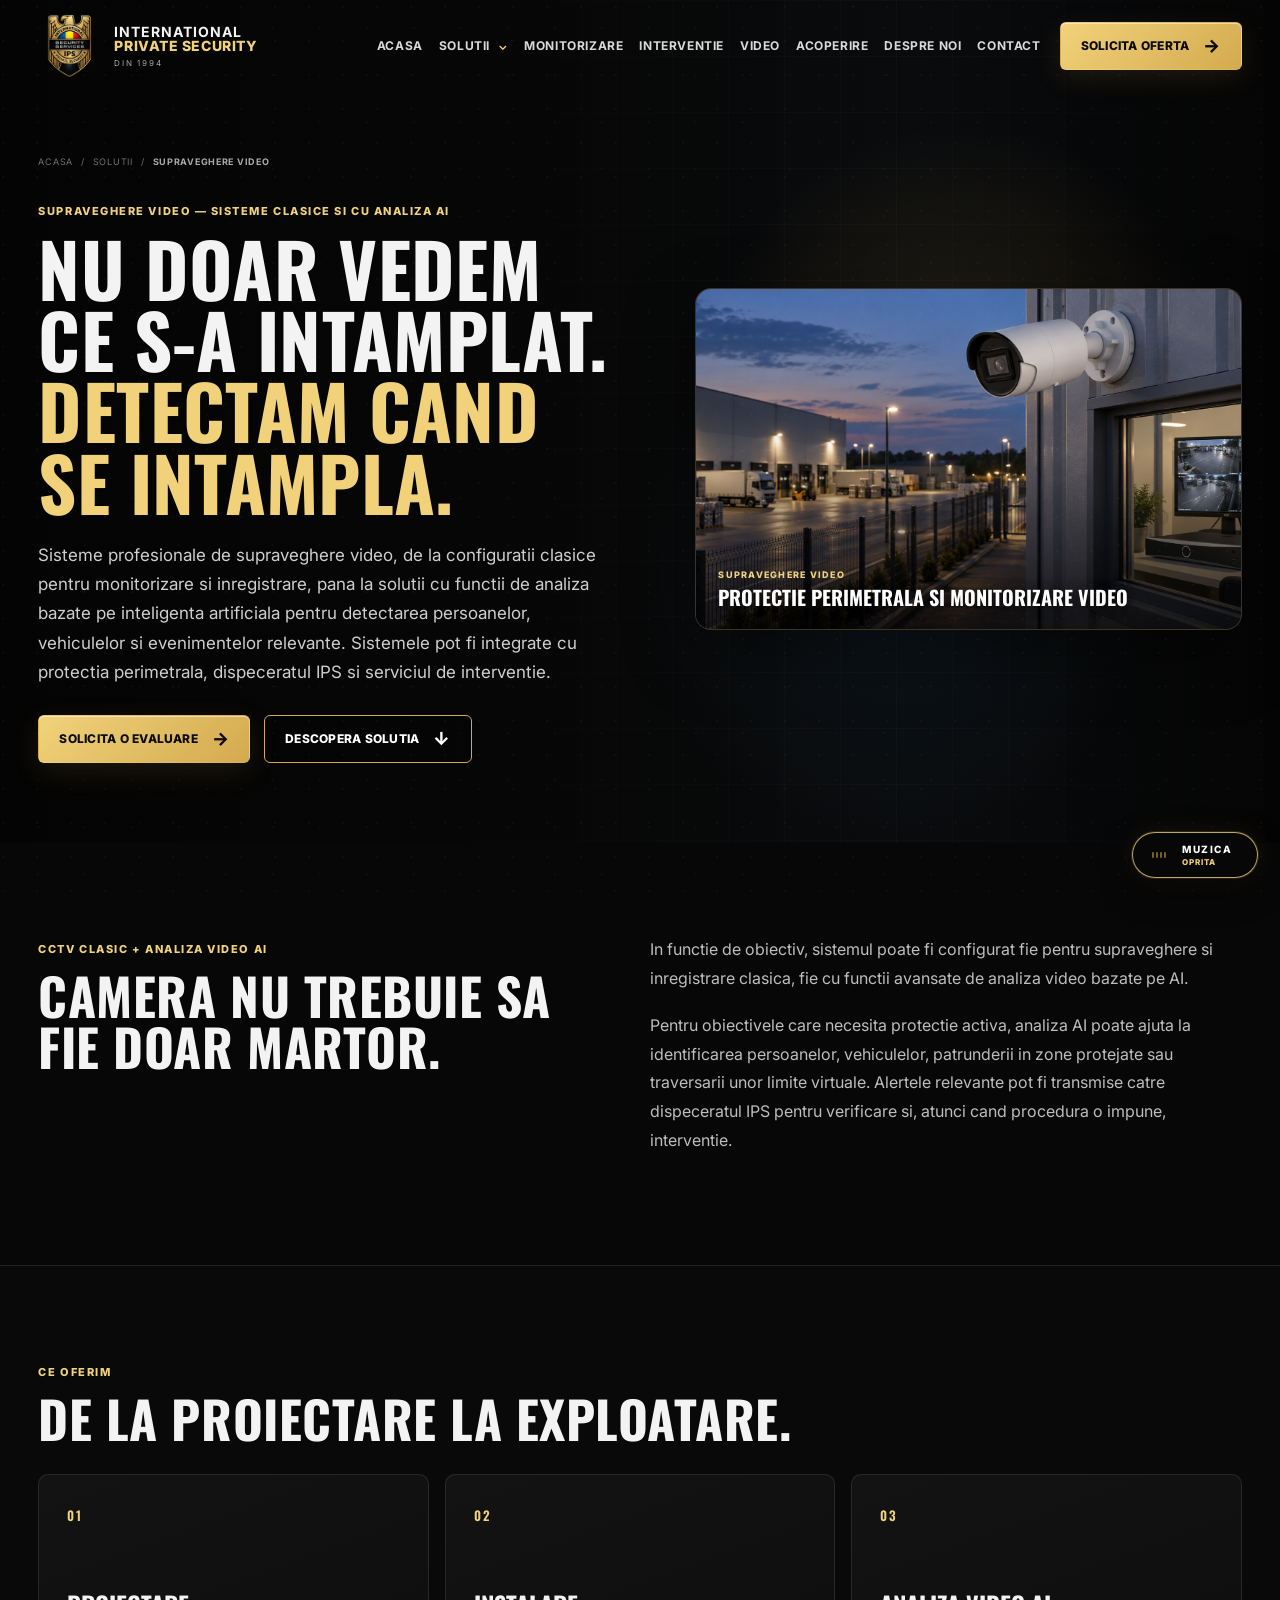
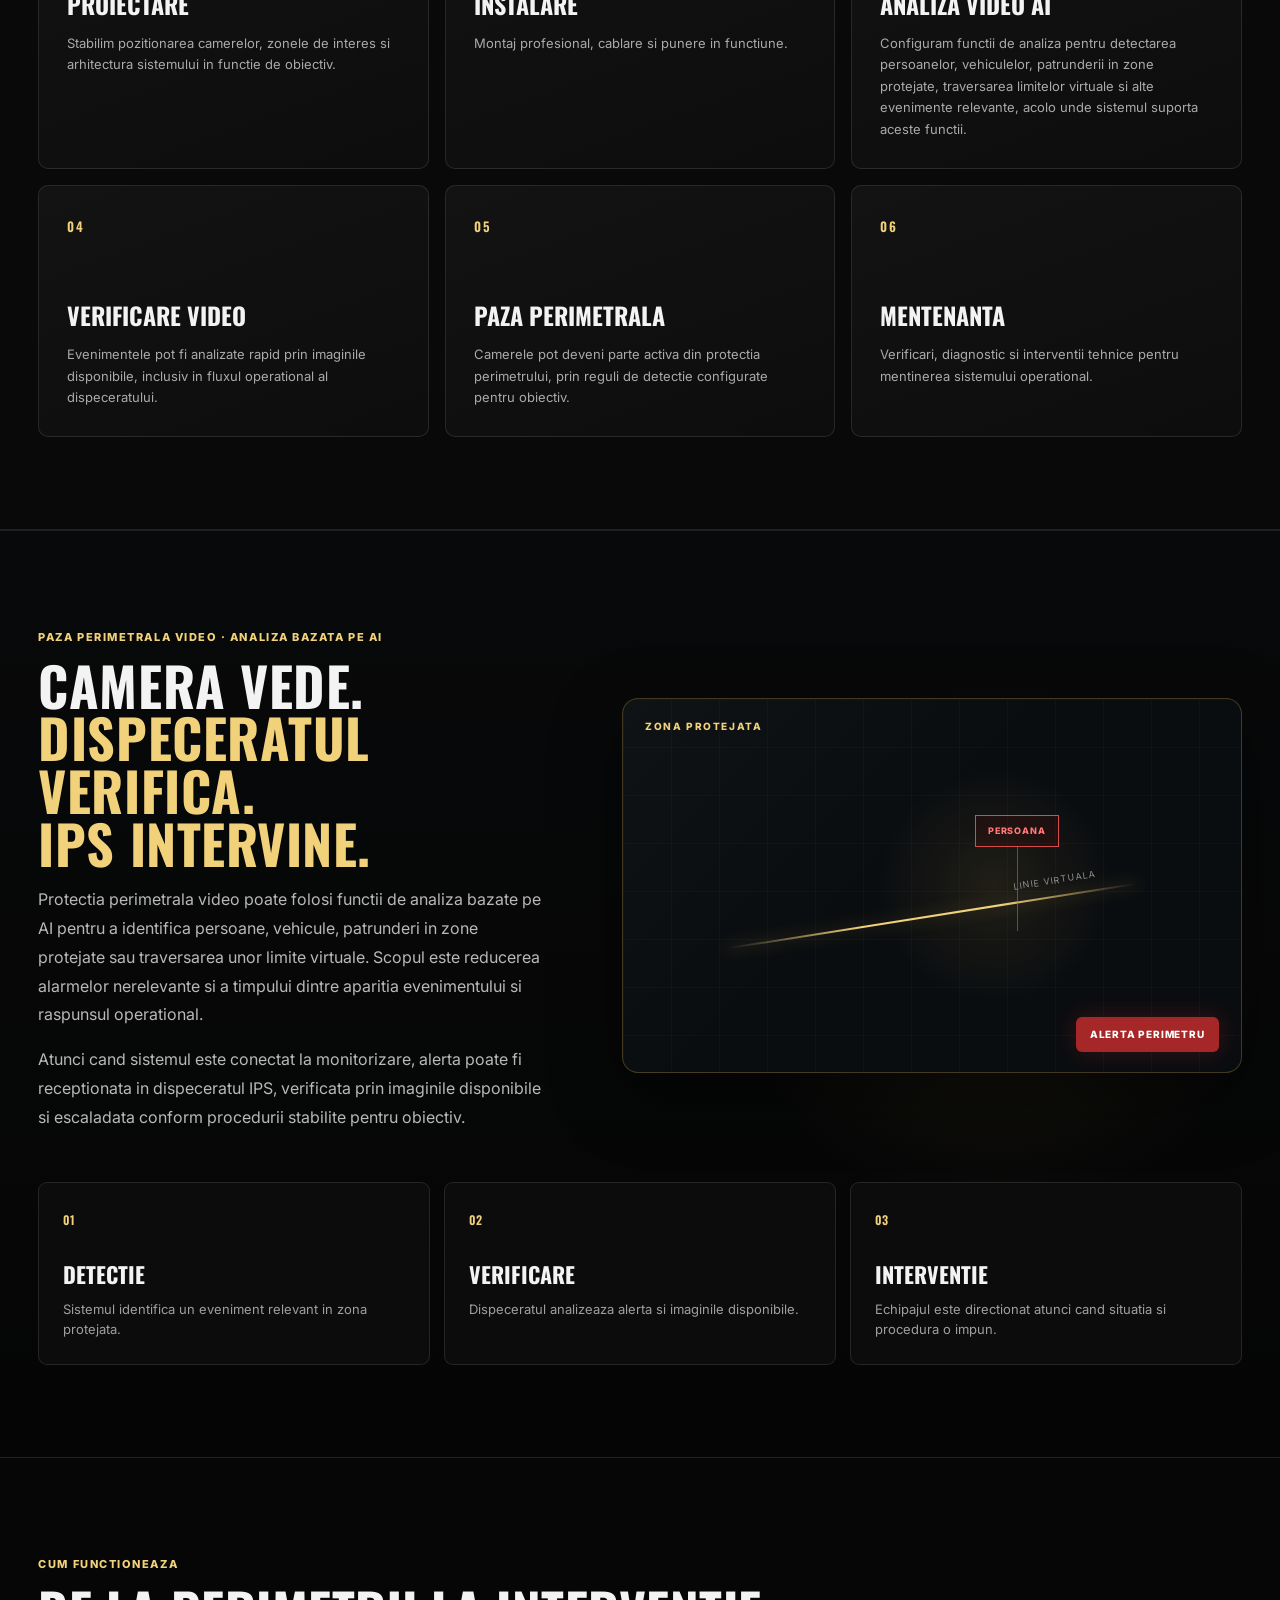
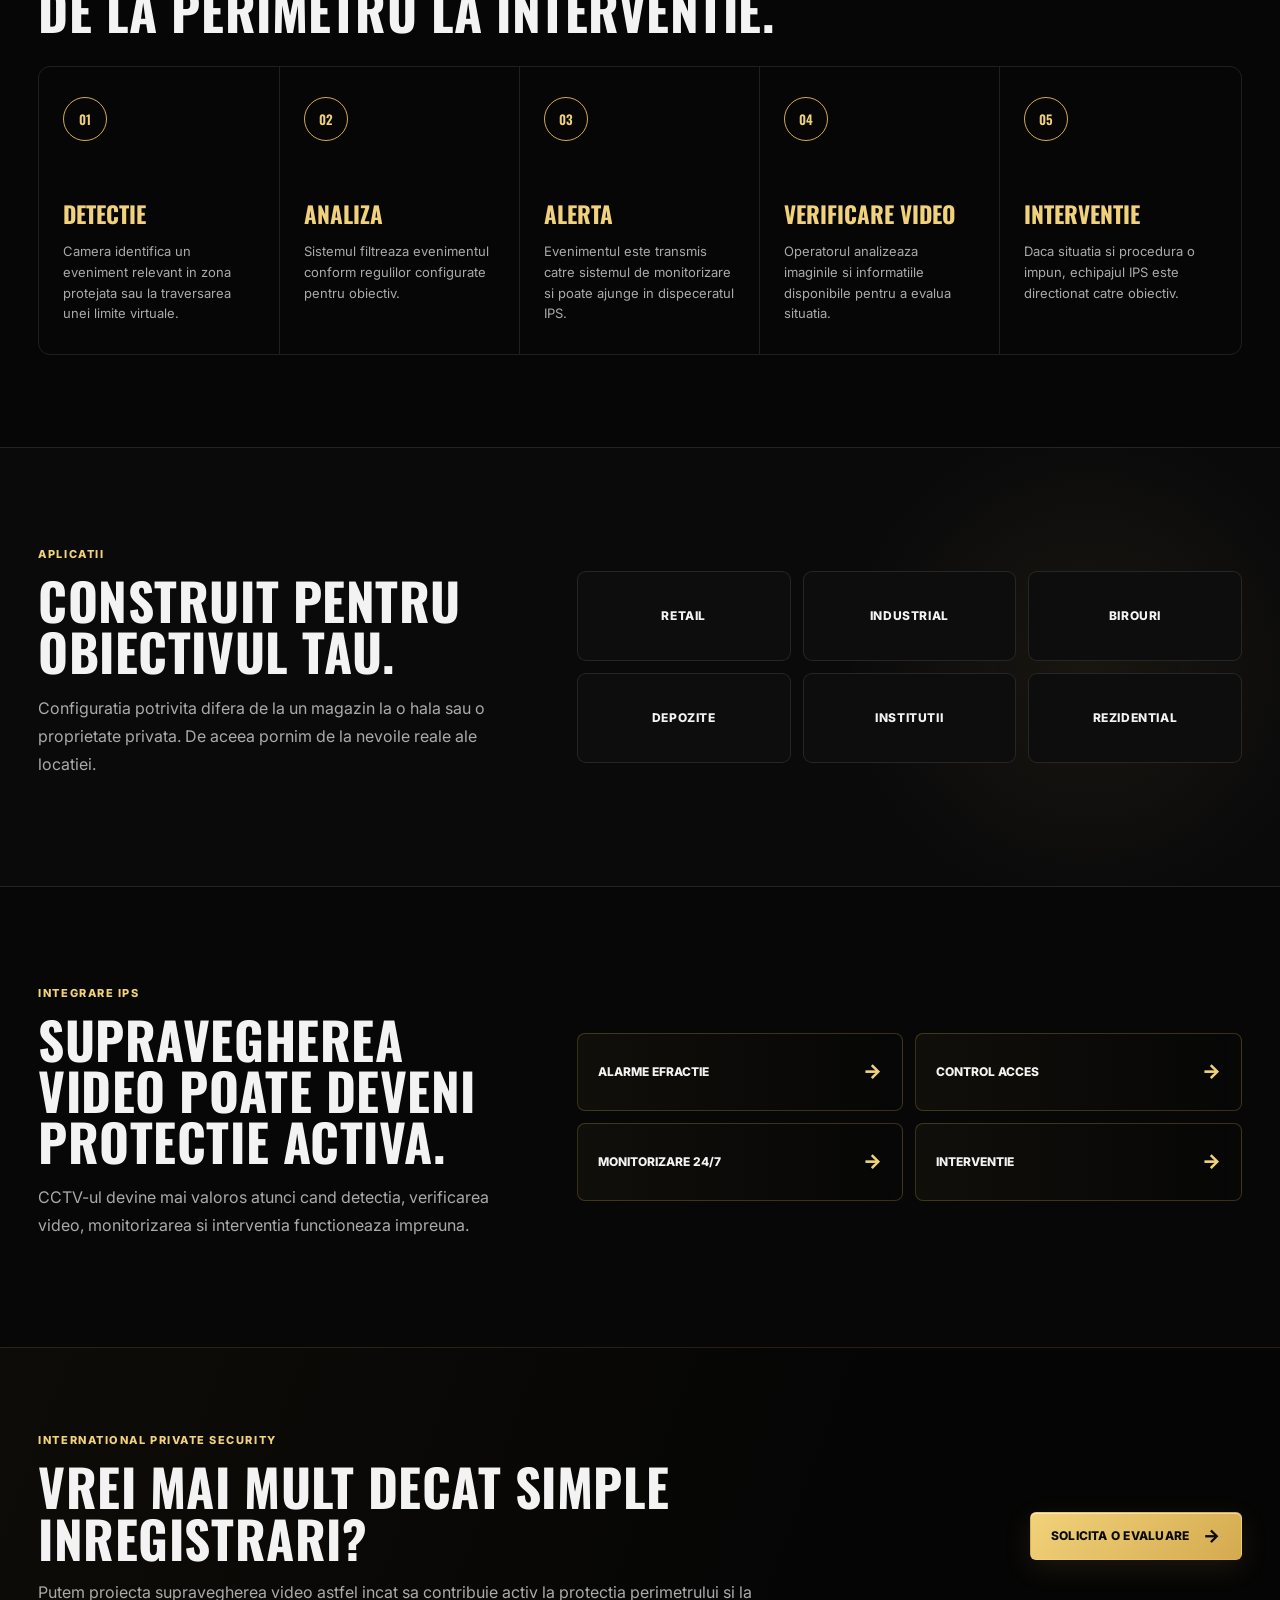
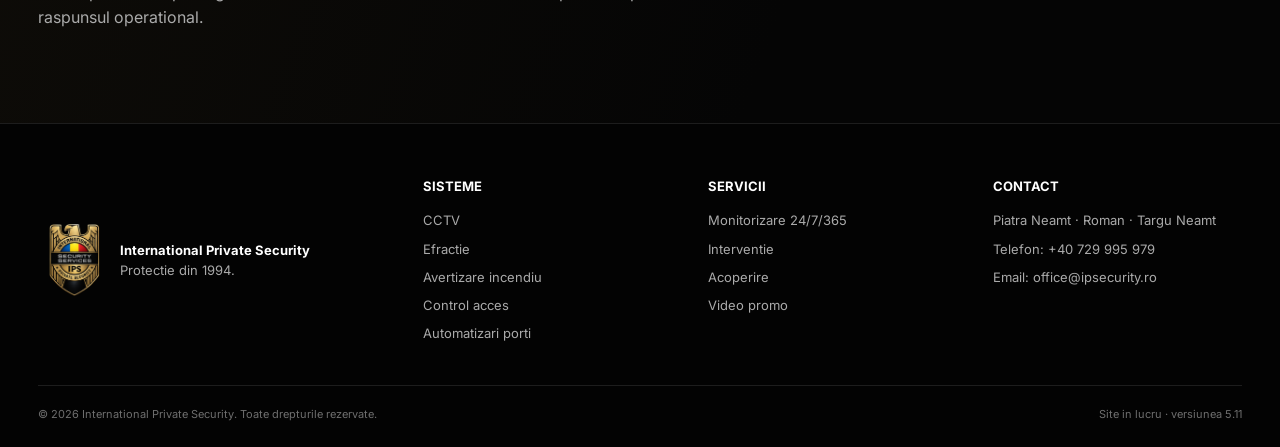
<file: solutii/supraveghere-video/index.html>
<!DOCTYPE html>
<html lang="ro">
<head>
  <meta charset="UTF-8" />
  <meta name="viewport" content="width=device-width, initial-scale=1.0" />
  <meta name="description" content="Sisteme CCTV clasice si supraveghere video cu analiza AI, protectie perimetrala si integrare cu dispeceratul IPS in Piatra Neamt, Roman si Targu Neamt." />
  <title>Supraveghere video CCTV si analiza AI | IPS</title>
  <meta data-ips-seo="page" name="robots" content="index, follow, max-image-preview:large, max-snippet:-1, max-video-preview:-1" />
  <meta data-ips-seo="page" name="author" content="International Private Security" />
  <meta data-ips-seo="page" name="theme-color" content="#080808" />
  <link data-ips-seo="page" rel="canonical" href="https://denisvaideanu.github.io/ips/solutii/supraveghere-video/" />
  <link data-ips-seo="page" rel="alternate" hreflang="ro-RO" href="https://denisvaideanu.github.io/ips/solutii/supraveghere-video/" />
  <link data-ips-seo="page" rel="alternate" hreflang="x-default" href="https://denisvaideanu.github.io/ips/solutii/supraveghere-video/" />
  <meta data-ips-seo="page" property="og:type" content="website" />
  <meta data-ips-seo="page" property="og:locale" content="ro_RO" />
  <meta data-ips-seo="page" property="og:site_name" content="International Private Security" />
  <meta data-ips-seo="page" property="og:title" content="Supraveghere video CCTV si analiza AI | IPS" />
  <meta data-ips-seo="page" property="og:description" content="Sisteme CCTV clasice si supraveghere video cu analiza AI, protectie perimetrala si integrare cu dispeceratul IPS in Piatra Neamt, Roman si Targu Neamt." />
  <meta data-ips-seo="page" property="og:url" content="https://denisvaideanu.github.io/ips/solutii/supraveghere-video/" />
  <meta data-ips-seo="page" property="og:image" content="https://denisvaideanu.github.io/ips/assets/supraveghere-video.png" />
  <meta data-ips-seo="page" property="og:image:alt" content="Sistem profesional de supraveghere video" />
  <meta data-ips-seo="page" name="twitter:card" content="summary_large_image" />
  <meta data-ips-seo="page" name="twitter:title" content="Supraveghere video CCTV si analiza AI | IPS" />
  <meta data-ips-seo="page" name="twitter:description" content="Sisteme CCTV clasice si supraveghere video cu analiza AI, protectie perimetrala si integrare cu dispeceratul IPS in Piatra Neamt, Roman si Targu Neamt." />
  <meta data-ips-seo="page" name="twitter:image" content="https://denisvaideanu.github.io/ips/assets/supraveghere-video.png" />
  <script data-ips-seo="page" type="application/ld+json">{"@context":"https://schema.org","@graph":[{"@type":"Organization","@id":"https://denisvaideanu.github.io/ips/#organization","name":"International Private Security","alternateName":"IPS","url":"https://denisvaideanu.github.io/ips/","logo":"https://denisvaideanu.github.io/ips/assets/ips-logo.png","image":"https://denisvaideanu.github.io/ips/assets/ips-home-hero.jpg","description":"Companie de securitate cu activitate din 1994, specializata in sisteme electronice de securitate, monitorizare si interventie.","foundingDate":"1994","telephone":"+40729995979","email":"office@ipsecurity.ro","areaServed":[{"@type":"City","name":"Piatra Neamt"},{"@type":"City","name":"Roman"},{"@type":"City","name":"Targu Neamt"}],"contactPoint":{"@type":"ContactPoint","telephone":"+40729995979","email":"office@ipsecurity.ro","contactType":"customer service","availableLanguage":["Romanian"],"areaServed":"RO"}},{"@type":"Service","@id":"https://denisvaideanu.github.io/ips/solutii/supraveghere-video/#service","name":"Supraveghere video CCTV si analiza video AI","serviceType":"Supraveghere video CCTV si analiza video AI","description":"Sisteme CCTV clasice si supraveghere video cu analiza AI, protectie perimetrala si integrare cu dispeceratul IPS in Piatra Neamt, Roman si Targu Neamt.","url":"https://denisvaideanu.github.io/ips/solutii/supraveghere-video/","provider":{"@id":"https://denisvaideanu.github.io/ips/#organization"},"areaServed":[{"@type":"City","name":"Piatra Neamt"},{"@type":"City","name":"Roman"},{"@type":"City","name":"Targu Neamt"}]},{"@type":"BreadcrumbList","itemListElement":[{"@type":"ListItem","position":1,"name":"Acasa","item":"https://denisvaideanu.github.io/ips/"},{"@type":"ListItem","position":2,"name":"Solutii","item":"https://denisvaideanu.github.io/ips/#servicii"},{"@type":"ListItem","position":3,"name":"Supraveghere video","item":"https://denisvaideanu.github.io/ips/solutii/supraveghere-video/"}]}]}</script>
  <link rel="icon" type="image/png" sizes="32x32" href="../../assets/favicon-32x32.png" />
  <link rel="icon" type="image/png" sizes="16x16" href="../../assets/favicon-16x16.png" />
  <link rel="shortcut icon" href="../../assets/favicon.ico" />
  <link rel="apple-touch-icon" sizes="180x180" href="../../assets/apple-touch-icon.png" />
  <link rel="manifest" href="../../assets/site.webmanifest" />
  <link rel="preconnect" href="https://fonts.googleapis.com">
  <link rel="preconnect" href="https://fonts.gstatic.com" crossorigin>
  <link href="https://fonts.googleapis.com/css2?family=Inter:wght@400;500;600;700;800&family=Oswald:wght@500;600;700&display=swap" rel="stylesheet">
  <link rel="stylesheet" href="../../styles.css?v=5.11" />
</head>
<body>
  <div class="noise"></div>
  
  <header class="site-header">
    <div class="container nav-wrap">
      <a class="brand" href="../../index.html" aria-label="International Private Security">
        <img src="../../assets/ips-logo.png" alt="Logo International Private Security" />
        <div class="brand-copy">
          <strong>INTERNATIONAL</strong>
          <span>PRIVATE SECURITY</span>
          <small>Din 1994</small>
        </div>
      </a>

      <button class="menu-toggle" aria-label="Deschide meniul" aria-expanded="false">
        <span></span><span></span><span></span>
      </button>

      <nav class="main-nav" aria-label="Navigatie principala">
        <a href="../../index.html">Acasa</a>

        <div class="nav-item has-mega">
          <button class="nav-link mega-trigger" type="button" aria-expanded="false">
            Solutii <span class="chev">⌄</span>
          </button>

          <div class="mega-menu">
            <div class="mega-inner">
              <div class="mega-column">
                <span class="mega-kicker">Sisteme electronice</span>

                <a href="../../solutii/supraveghere-video/index.html" class="mega-link">
                  <strong>Supraveghere video</strong>
                  <small>Vezi ce conteaza. Protejeaza ce conteaza.</small>
                </a>

                <a href="../../solutii/alarma-efractie/index.html" class="mega-link">
                  <strong>Alarme efractie</strong>
                  <small>Detectia este prima linie de aparare.</small>
                </a>

                <a href="../../solutii/avertizare-incendiu/index.html" class="mega-link">
                  <strong>Avertizare incendiu</strong>
                  <small>Cand fiecare secunda conteaza.</small>
                </a>

                <a href="../../solutii/control-acces/index.html" class="mega-link">
                  <strong>Control acces</strong>
                  <small>Stii cine intra. Decizi cine are acces.</small>
                </a>

                <a href="../../solutii/automatizari-porti/index.html" class="mega-link">
                  <strong>Automatizari porti</strong>
                  <small>Acces simplu. Controlat. Automatizat.</small>
                </a>
              </div>

              <div class="mega-column mega-ops">
                <span class="mega-kicker">Servicii operationale</span>

                <a href="../../monitorizare/index.html" class="mega-link featured">
                  <strong>Monitorizare 24/7/365</strong>
                  <small>Sistemele tale nu dorm. Nici noi.</small>
                </a>

                <a href="../../interventie/index.html" class="mega-link featured">
                  <strong>Interventie</strong>
                  <small>Cand alarma devine realitate, raspundem.</small>
                </a>

                <div class="mega-note">
                  <b>Protectie integrata</b>
                  <span>De la detectie la interventie, intr-un singur flux operational.</span>
                </div>
              </div>
            </div>
          </div>
        </div>

        <a href="../../monitorizare/index.html">Monitorizare</a>
        <a href="../../interventie/index.html">Interventie</a>
        <a href="../../index.html#video">Video</a>
        <a href="../../index.html#acoperire">Acoperire</a>
        <a href="../../index.html#despre">Despre noi</a>
        <a href="../../index.html#contact">Contact</a>
      </nav>

      <a class="btn btn-gold nav-cta" href="../../index.html#contact">Solicita oferta <span>→</span></a>
    </div>
  </header>


  <main class="service-page">
    <section class="service-hero">
      <div class="service-hero-bg"></div>
      <div class="container service-hero-grid">
        <div class="service-hero-copy reveal">
          <div class="breadcrumbs">
            <a href="../../index.html">Acasa</a><span>/</span><a href="../../index.html#servicii">Solutii</a><span>/</span><b>Supraveghere video</b>
          </div>
          <span class="eyebrow">Supraveghere video — sisteme clasice si cu analiza AI</span>
          <h1>NU DOAR VEDEM CE S-A INTAMPLAT.<br><span>DETECTAM CAND SE INTAMPLA.</span></h1>
          <p class="service-lead">Sisteme profesionale de supraveghere video, de la configuratii clasice pentru monitorizare si inregistrare, pana la solutii cu functii de analiza bazate pe inteligenta artificiala pentru detectarea persoanelor, vehiculelor si evenimentelor relevante. Sistemele pot fi integrate cu protectia perimetrala, dispeceratul IPS si serviciul de interventie.</p>
          <div class="hero-actions">
            <a class="btn btn-gold" href="../../index.html#contact">Solicita o evaluare <span>→</span></a>
            <a class="btn btn-outline" href="#detalii">Descopera solutia <span>↓</span></a>
          </div>
        </div>

        <div class="service-hero-visual reveal reveal-delay">
          <figure class="service-photo-card">
            <img src="../../assets/supraveghere-video.png" alt="Sistem profesional de supraveghere video pentru obiectiv industrial" loading="eager" />
            <figcaption class="service-photo-caption">
              <span>SUPRAVEGHERE VIDEO</span>
              <strong>Protectie perimetrala si monitorizare video</strong>
            </figcaption>
          </figure>
        </div>
      </div>
    </section>

    <section class="section service-intro" id="detalii">
      <div class="container two-col-intro">
        <div class="reveal">
          <span class="eyebrow">CCTV clasic + analiza video AI</span>
          <h2>Camera nu trebuie sa fie doar martor.</h2>
        </div>
        <div class="intro-copy reveal reveal-delay">
          <p>In functie de obiectiv, sistemul poate fi configurat fie pentru supraveghere si inregistrare clasica, fie cu functii avansate de analiza video bazate pe AI.</p>
          <p>Pentru obiectivele care necesita protectie activa, analiza AI poate ajuta la identificarea persoanelor, vehiculelor, patrunderii in zone protejate sau traversarii unor limite virtuale. Alertele relevante pot fi transmise catre dispeceratul IPS pentru verificare si, atunci cand procedura o impune, interventie.</p>
        </div>
      </div>
    </section>

    <section class="section modules-section">
      <div class="container">
        <div class="section-heading reveal">
          <div>
            <span class="eyebrow">Ce oferim</span>
            <h2>De la proiectare la exploatare.</h2>
          </div>
        </div>
        <div class="module-grid">
          <article class="module-card reveal"><span class="module-no">01</span><h3>Proiectare</h3><p>Stabilim pozitionarea camerelor, zonele de interes si arhitectura sistemului in functie de obiectiv.</p></article>
<article class="module-card reveal"><span class="module-no">02</span><h3>Instalare</h3><p>Montaj profesional, cablare si punere in functiune.</p></article>
<article class="module-card reveal"><span class="module-no">03</span><h3>Analiza video AI</h3><p>Configuram functii de analiza pentru detectarea persoanelor, vehiculelor, patrunderii in zone protejate, traversarea limitelor virtuale si alte evenimente relevante, acolo unde sistemul suporta aceste functii.</p></article>
<article class="module-card reveal"><span class="module-no">04</span><h3>Verificare video</h3><p>Evenimentele pot fi analizate rapid prin imaginile disponibile, inclusiv in fluxul operational al dispeceratului.</p></article>
<article class="module-card reveal"><span class="module-no">05</span><h3>Paza perimetrala</h3><p>Camerele pot deveni parte activa din protectia perimetrului, prin reguli de detectie configurate pentru obiectiv.</p></article>
<article class="module-card reveal"><span class="module-no">06</span><h3>Mentenanta</h3><p>Verificari, diagnostic si interventii tehnice pentru mentinerea sistemului operational.</p></article>
        </div>
      </div>
    </section>

    
    <section class="section perimeter-section">
      <div class="container">
        <div class="perimeter-grid">
          <div class="perimeter-copy reveal">
            <span class="eyebrow">Paza perimetrala video · analiza bazata pe AI</span>
            <h2>CAMERA VEDE.<br><span>DISPECERATUL VERIFICA.<br>IPS INTERVINE.</span></h2>
            <p>Protectia perimetrala video poate folosi functii de analiza bazate pe AI pentru a identifica persoane, vehicule, patrunderi in zone protejate sau traversarea unor limite virtuale. Scopul este reducerea alarmelor nerelevante si a timpului dintre aparitia evenimentului si raspunsul operational.</p>
            <p>Atunci cand sistemul este conectat la monitorizare, alerta poate fi receptionata in dispeceratul IPS, verificata prin imaginile disponibile si escaladata conform procedurii stabilite pentru obiectiv.</p>
          </div>

          <div class="perimeter-visual reveal reveal-delay">
            <div class="perimeter-zone">
              <span class="zone-label">ZONA PROTEJATA</span>
              <div class="virtual-line"></div>
              <div class="intruder-mark">PERSOANA</div>
              <div class="alert-chip">ALERTA PERIMETRU</div>
            </div>
          </div>
        </div>

        <div class="perimeter-points">
          <article class="perimeter-point reveal"><b>01</b><h3>Detectie</h3><p>Sistemul identifica un eveniment relevant in zona protejata.</p></article>
          <article class="perimeter-point reveal"><b>02</b><h3>Verificare</h3><p>Dispeceratul analizeaza alerta si imaginile disponibile.</p></article>
          <article class="perimeter-point reveal"><b>03</b><h3>Interventie</h3><p>Echipajul este directionat atunci cand situatia si procedura o impun.</p></article>
        </div>
      </div>
    </section>

    <section class="section service-flow">
      <div class="container">
        <div class="section-heading reveal">
          <div>
            <span class="eyebrow">Cum functioneaza</span>
            <h2>De la perimetru la interventie.</h2>
          </div>
        </div>
        <div class="service-steps">
          <article class="service-step reveal"><b>01</b><h3>Detectie</h3><p>Camera identifica un eveniment relevant in zona protejata sau la traversarea unei limite virtuale.</p></article>
          <article class="service-step reveal"><b>02</b><h3>Analiza</h3><p>Sistemul filtreaza evenimentul conform regulilor configurate pentru obiectiv.</p></article>
          <article class="service-step reveal"><b>03</b><h3>Alerta</h3><p>Evenimentul este transmis catre sistemul de monitorizare si poate ajunge in dispeceratul IPS.</p></article>
          <article class="service-step reveal"><b>04</b><h3>Verificare video</h3><p>Operatorul analizeaza imaginile si informatiile disponibile pentru a evalua situatia.</p></article>
          <article class="service-step reveal"><b>05</b><h3>Interventie</h3><p>Daca situatia si procedura o impun, echipajul IPS este directionat catre obiectiv.</p></article>
        </div>
      </div>
    </section>

    <section class="section sectors-section">
      <div class="container sector-grid">
        <div class="reveal">
          <span class="eyebrow">Aplicatii</span>
          <h2>Construit pentru obiectivul tau.</h2>
          <p>Configuratia potrivita difera de la un magazin la o hala sau o proprietate privata. De aceea pornim de la nevoile reale ale locatiei.</p>
        </div>
        <div class="sector-list reveal reveal-delay">
          <div class="sector-pill">Retail</div>
<div class="sector-pill">Industrial</div>
<div class="sector-pill">Birouri</div>
<div class="sector-pill">Depozite</div>
<div class="sector-pill">Institutii</div>
<div class="sector-pill">Rezidential</div>
        </div>
      </div>
    </section>

    <section class="section integration-section">
      <div class="container integration-grid">
        <div class="reveal">
          <span class="eyebrow">Integrare IPS</span>
          <h2>Supravegherea video poate deveni protectie activa.</h2>
          <p>CCTV-ul devine mai valoros atunci cand detectia, verificarea video, monitorizarea si interventia functioneaza impreuna.</p>
        </div>
        <div class="integration-list reveal reveal-delay">
          <a class="integration-chip" href="../alarma-efractie/index.html">Alarme efractie<span>→</span></a>
<a class="integration-chip" href="../control-acces/index.html">Control acces<span>→</span></a>
<a class="integration-chip" href="../../monitorizare/index.html">Monitorizare 24/7<span>→</span></a>
<a class="integration-chip" href="../../interventie/index.html">Interventie<span>→</span></a>
        </div>
      </div>
    </section>

    <section class="service-cta">
      <div class="container service-cta-inner reveal">
        <div>
          <span class="eyebrow">International Private Security</span>
          <h2>Vrei mai mult decat simple inregistrari?</h2>
          <p>Putem proiecta supravegherea video astfel incat sa contribuie activ la protectia perimetrului si la raspunsul operational.</p>
        </div>
        <a class="btn btn-gold" href="../../index.html#contact">Solicita o evaluare <span>→</span></a>
      </div>
    </section>
  </main>

  
  <footer class="site-footer">
    <div class="container footer-grid">
      <div class="footer-brand">
        <img src="../../assets/ips-logo.png" alt="International Private Security" />
        <div>
          <strong>International Private Security</strong>
          <span>Protectie din 1994.</span>
        </div>
      </div>

      <div>
        <b>Sisteme</b>
        <a href="../../solutii/supraveghere-video/index.html">CCTV</a>
        <a href="../../solutii/alarma-efractie/index.html">Efractie</a>
        <a href="../../solutii/avertizare-incendiu/index.html">Avertizare incendiu</a>
        <a href="../../solutii/control-acces/index.html">Control acces</a>
        <a href="../../solutii/automatizari-porti/index.html">Automatizari porti</a>
      </div>

      <div>
        <b>Servicii</b>
        <a href="../../monitorizare/index.html">Monitorizare 24/7/365</a>
        <a href="../../interventie/index.html">Interventie</a>
        <a href="../../index.html#acoperire">Acoperire</a>
        <a href="../../index.html#video">Video promo</a>
      </div>

      <div>
        <b>Contact</b>
        <span>Piatra Neamt · Roman · Targu Neamt</span>
        <a href="tel:+40729995979">Telefon: +40 729 995 979</a>
        <a href="mailto:office@ipsecurity.ro">Email: office@ipsecurity.ro</a>
      </div>
    </div>
    <div class="container footer-bottom">
      <span>© <span id="year"></span> International Private Security. Toate drepturile rezervate.</span>
      <span>Site in lucru · versiunea 5.11</span>
    </div>
  </footer>

  <script src="../../script.js?v=5.11"></script>
</body>
</html>
</file>
<file: styles.css>
/* IPS Website v1 */
:root {
  --bg: #070707;
  --bg-soft: #0d0d0e;
  --card: #111214;
  --card-2: #17181a;
  --line: rgba(255,255,255,.10);
  --text: #f3f3f3;
  --muted: #a8a8a8;
  --gold: #d4aa4f;
  --gold-light: #f1d27a;
  --gold-dark: #8c6a27;
  --max: 1760px;
  --gutter: clamp(24px, 3vw, 64px);
  --shadow: 0 22px 70px rgba(0,0,0,.45);
}

* { box-sizing: border-box; }
html { scroll-behavior: smooth; }
body {
  margin: 0;
  background: var(--bg);
  color: var(--text);
  font-family: Inter, system-ui, -apple-system, Segoe UI, Arial, sans-serif;
  line-height: 1.55;
  overflow-x: hidden;
}
body.menu-open { overflow: hidden; }

a { color: inherit; text-decoration: none; }
img { max-width: 100%; display: block; }
button, input, textarea { font: inherit; }

.container { width: min(calc(100% - (var(--gutter) * 2)), var(--max)); margin-inline: auto; }
.section { padding: 92px 0; position: relative; }
.section-dark { background: #050505; }

.noise {
  pointer-events: none;
  position: fixed;
  inset: 0;
  z-index: 100;
  opacity: .035;
  background-image:
    radial-gradient(circle at 10% 20%, white 0 1px, transparent 1.2px),
    radial-gradient(circle at 80% 60%, white 0 1px, transparent 1.2px);
  background-size: 34px 34px, 47px 47px;
  mix-blend-mode: screen;
}

.site-header {
  position: fixed;
  inset: 0 0 auto 0;
  z-index: 50;
  border-bottom: 1px solid transparent;
  transition: .25s ease;
}
.site-header.scrolled {
  background: rgba(5,5,5,.86);
  backdrop-filter: blur(16px);
  border-color: var(--line);
}
.nav-wrap {
  height: 92px;
  display: flex;
  align-items: center;
  gap: clamp(18px, 1.5vw, 34px);
}
.brand { display: flex; align-items: center; gap: 12px; min-width: 255px; }
.brand img { width: 64px; height: 64px; object-fit: contain; border-radius: 8px; }
.brand-copy { display: flex; flex-direction: column; line-height: 1.03; }
.brand-copy strong { font-size: 14px; letter-spacing: .07em; }
.brand-copy span { font-weight: 800; color: var(--gold-light); font-size: 14px; letter-spacing: .04em; }
.brand-copy small { margin-top: 5px; color: var(--muted); text-transform: uppercase; letter-spacing: .22em; font-size: 8px; }

.main-nav { margin-left: auto; display: flex; align-items: center; gap: clamp(14px, 1.25vw, 28px); }
.main-nav a {
  font-size: 12px;
  font-weight: 700;
  text-transform: uppercase;
  letter-spacing: .05em;
  color: #d9d9d9;
  position: relative;
}
.main-nav a::after {
  content:"";
  position:absolute;
  left:0; right:100%; bottom:-12px;
  height:2px; background:var(--gold);
  transition:.22s ease;
}
.main-nav a:hover::after, .main-nav a.active::after { right:0; }
.main-nav a:hover, .main-nav a.active { color:white; }

.menu-toggle { display:none; background:none; border:0; padding:8px; }
.menu-toggle span { display:block; width:24px; height:2px; background:white; margin:5px 0; }

.btn {
  display: inline-flex;
  align-items:center;
  justify-content:center;
  gap:14px;
  min-height: 48px;
  padding: 0 20px;
  border:1px solid transparent;
  border-radius: 6px;
  text-transform: uppercase;
  letter-spacing:.02em;
  font-weight:800;
  font-size:12px;
  transition:.22s ease;
}
.btn span { font-size:18px; line-height:1; }
.btn-gold {
  background: linear-gradient(135deg, var(--gold-light), var(--gold));
  color:#0b0b0b;
  box-shadow: inset 0 1px 0 rgba(255,255,255,.5), 0 8px 28px rgba(212,170,79,.12);
}
.btn-gold:hover { transform: translateY(-2px); filter: brightness(1.08); }
.btn-outline { border-color: var(--gold); color:white; background:rgba(0,0,0,.18); }
.btn-outline:hover { background:var(--gold); color:#090909; transform:translateY(-2px); }
.nav-cta { white-space:nowrap; }

.eyebrow {
  display:inline-block;
  color: var(--gold-light);
  text-transform:uppercase;
  font-weight:800;
  letter-spacing:.14em;
  font-size:11px;
  margin-bottom:12px;
}

/* HERO */
.hero {
  min-height: 760px;
  padding: 150px 0 70px;
  display:flex;
  align-items:center;
  position:relative;
  overflow:hidden;
}
.hero-bg {
  position:absolute; inset:0;
  background:
    radial-gradient(circle at 72% 44%, rgba(212,170,79,.13), transparent 23%),
    radial-gradient(circle at 77% 75%, rgba(64,90,115,.18), transparent 24%),
    linear-gradient(90deg, rgba(4,4,4,.99) 0%, rgba(7,7,7,.94) 38%, rgba(10,12,15,.70) 65%, rgba(5,5,5,.92) 100%),
    linear-gradient(180deg, #10141a 0%, #030303 100%);
}
.hero-bg::before {
  content:"";
  position:absolute; inset:auto 0 0 45%;
  height:58%;
  background:
    linear-gradient(165deg, transparent 0 43%, rgba(255,255,255,.04) 44% 45%, transparent 46%),
    repeating-linear-gradient(90deg, transparent 0 80px, rgba(255,255,255,.025) 81px 82px);
  opacity:.7;
}
.hero-vignette {
  position:absolute; inset:0;
  box-shadow: inset 0 -140px 120px rgba(0,0,0,.75);
}
.hero-grid {
  position:relative;
  display:grid;
  grid-template-columns: 1.02fr .98fr;
  gap: clamp(48px, 5vw, 100px);
  align-items:center;
}
.hero-copy { max-width:760px; }
.hero h1, h2 {
  font-family: Oswald, Inter, sans-serif;
  text-transform:uppercase;
  margin:0;
  letter-spacing:.01em;
  line-height:.94;
}
.hero h1 { font-size: clamp(62px, 7vw, 112px); }
.hero h1 span { color:var(--gold-light); text-shadow:0 0 35px rgba(212,170,79,.08); }
.hero-lead { font-size:27px; font-weight:700; margin:20px 0 8px; }
.hero-text { color:#d5d5d5; max-width:720px; font-size:16px; }
.hero-actions { display:flex; flex-wrap:wrap; gap:14px; margin-top:28px; }
.hero-meta {
  display:flex; gap:28px; margin-top:28px;
  color:#bdbdbd; text-transform:uppercase; font-size:11px; letter-spacing:.06em;
}
.hero-meta span { display:flex; align-items:center; gap:9px; }
.hero-meta i { width:8px; height:8px; background:#45db77; border-radius:50%; box-shadow:0 0 12px #45db77; }

.hero-visual { min-height:480px; display:flex; align-items:center; justify-content:center; }
.hero-visual-card {
  position:relative;
  width:min(100%, 610px);
  aspect-ratio: 1.3;
  border:1px solid rgba(212,170,79,.28);
  border-radius:20px;
  overflow:hidden;
  background:
    radial-gradient(circle at 55% 60%, rgba(212,170,79,.14), transparent 23%),
    linear-gradient(145deg, #111820, #08090b 65%);
  box-shadow: var(--shadow);
}
.visual-topline {
  position:absolute; top:20px; right:22px; color:#979797;
  writing-mode:vertical-rl;
  font-size:10px; letter-spacing:.2em;
}
.visual-car {
  position:absolute; left:12%; right:8%; bottom:16%;
  height:40%;
  background: linear-gradient(170deg,#1a1b1e,#060606);
  border-radius: 50px 110px 26px 30px;
  border:1px solid rgba(255,255,255,.14);
  transform:skewX(-7deg);
  box-shadow: 0 30px 60px rgba(0,0,0,.6);
}
.visual-car::before, .visual-car::after {
  content:""; position:absolute; bottom:-23px; width:65px; height:65px; border-radius:50%;
  background:#080808; border:10px solid #161616; box-shadow: inset 0 0 0 2px #313131;
}
.visual-car::before { left:15%; }
.visual-car::after { right:13%; }
.car-glow {
  position:absolute; top:-14px; left:34%; width:130px; height:8px;
  background:linear-gradient(90deg,#1b66ff,#fff,#ff233f);
  filter:blur(1.5px); box-shadow:0 0 22px rgba(255,255,255,.55);
}
.car-body { position:absolute; left:47%; top:25%; transform:translateX(-50%); color:var(--gold); font:bold 64px Oswald; }
.car-sub { position:absolute; left:48%; top:65%; transform:translateX(-50%); color:#d6d6d6; letter-spacing:.25em; font-size:12px; }
.visual-gridlines {
  position:absolute; inset:0;
  background: linear-gradient(rgba(255,255,255,.025) 1px, transparent 1px), linear-gradient(90deg,rgba(255,255,255,.025) 1px, transparent 1px);
  background-size:48px 48px;
  mask-image:linear-gradient(to top, black, transparent 85%);
}

/* stats */
.stats-strip { background:#0a0a0b; border-block:1px solid var(--line); }
.stats-grid { display:grid; grid-template-columns:repeat(4,1fr); }
.stats-grid article { padding:28px clamp(20px, 2vw, 38px); border-right:1px solid var(--line); min-height:104px; display:flex; flex-direction:column; justify-content:center; }
.stats-grid article:first-child { border-left:1px solid var(--line); }
.stats-grid b { color:var(--gold-light); font-size:22px; font-family:Oswald; }
.stats-grid span { color:#b4b4b4; text-transform:uppercase; font-size:10px; letter-spacing:.08em; margin-top:3px; }

/* headings */
.section-heading { display:flex; align-items:end; justify-content:space-between; gap:25px; margin-bottom:30px; }
.section-heading h2, .coverage-copy h2, .history-copy h2, .cta-section h2, .video-copy h2, .split-content h2 {
  font-size: clamp(36px,4.2vw,62px);
}
.section-heading p { margin:.4rem 0 0; color:var(--muted); }
.text-link { color:var(--gold-light); text-transform:uppercase; font-weight:800; font-size:12px; }

/* services */
.services-grid { display:grid; grid-template-columns:repeat(5,minmax(0,1fr)); gap:clamp(14px,1.2vw,24px); }
.service-card {
  min-height:290px;
  padding:clamp(22px,1.8vw,32px);
  border:1px solid var(--line);
  border-radius:10px;
  background:
    linear-gradient(180deg, rgba(255,255,255,.03), rgba(255,255,255,0)),
    #0d0d0e;
  position:relative; overflow:hidden;
  transition:.25s ease;
}
.service-card::before {
  content:""; position:absolute; inset:0 auto auto 0; width:100%; height:3px;
  background:linear-gradient(90deg,var(--gold),transparent); transform:scaleX(0); transform-origin:left; transition:.25s;
}
.service-card:hover { transform:translateY(-5px); border-color:rgba(212,170,79,.35); }
.service-card:hover::before { transform:scaleX(1); }
.service-icon {
  width:46px; height:46px; border-radius:9px;
  display:grid; place-items:center; background:linear-gradient(135deg,var(--gold-light),var(--gold));
  color:#080808; font-weight:900; font-size:22px;
  margin-bottom:70px;
}
.service-card h3 { text-transform:uppercase; font-size:17px; margin:0 0 10px; }
.service-card p { color:#bfbfbf; font-size:13px; margin:0; }

/* split */
.split-section { display:grid; grid-template-columns:1fr 1fr; }
.split-card { min-height:540px; position:relative; overflow:hidden; border-top:1px solid var(--line); border-bottom:1px solid var(--line); }
.split-card + .split-card { border-left:1px solid var(--line); }
.split-card::before {
  content:""; position:absolute; inset:0;
  background:
    radial-gradient(circle at 65% 35%, rgba(40,92,120,.28), transparent 26%),
    linear-gradient(135deg,#0f1820,#060708 65%);
}
.split-card.intervention::before {
  background:
    radial-gradient(circle at 72% 30%, rgba(212,170,79,.20), transparent 26%),
    linear-gradient(135deg,#15110b,#060606 70%);
}
.split-overlay { position:absolute; inset:0; background:linear-gradient(90deg,rgba(0,0,0,.82),rgba(0,0,0,.25)); }
.split-content {
  position:relative;
  width:100%;
  max-width:none;
  padding: clamp(64px, 5vw, 100px) clamp(34px, 4.6vw, 92px);
}
.split-content h2 {
  max-width: 13ch;
  font-size: clamp(44px, 3.5vw, 72px);
  line-height: .98;
}
.split-content p {
  color:#d0d0d0;
  max-width:650px;
  margin:22px 0 28px;
  font-size:15px;
  line-height:1.7;
}
.city-list { display:flex; flex-wrap:wrap; gap:10px; margin:0 0 24px; }
.city-list span { border:1px solid rgba(255,255,255,.14); padding:6px 9px; border-radius:999px; color:#d9d9d9; font-size:11px; }

/* video */
.video-section { background:#09090a; border-bottom:1px solid var(--line); }
.video-grid { display:grid; grid-template-columns:.78fr 1.22fr; gap:clamp(48px,5vw,100px); align-items:center; }
.video-copy p { color:#bebebe; max-width:650px; }
.video-timeline { display:flex; flex-wrap:wrap; gap:10px; align-items:center; margin-top:24px; color:#d8d8d8; font-size:12px; text-transform:uppercase; }
.video-timeline b { color:var(--gold); }
.video-placeholder { border:0; padding:0; background:transparent; cursor:pointer; }
.video-frame {
  aspect-ratio:16/9;
  position:relative;
  overflow:hidden;
  border-radius:14px;
  border:1px solid rgba(212,170,79,.32);
  background:
    radial-gradient(circle at 70% 35%, rgba(212,170,79,.13), transparent 22%),
    radial-gradient(circle at 35% 50%, rgba(34,86,120,.21), transparent 28%),
    linear-gradient(135deg,#111821,#050505 75%);
  box-shadow:var(--shadow);
}
.video-frame::before {
  content:""; position:absolute; inset:0;
  background: repeating-linear-gradient(90deg,transparent 0 74px, rgba(255,255,255,.025) 75px 76px);
}
.video-badge { position:absolute; top:18px; left:20px; color:var(--gold-light); font-size:10px; font-weight:800; letter-spacing:.15em; }
.play-button {
  position:absolute; left:50%; top:50%; transform:translate(-50%,-50%);
  width:86px; height:86px; display:grid; place-items:center;
  border-radius:50%; border:1px solid var(--gold); color:#0c0c0c;
  background:linear-gradient(135deg,var(--gold-light),var(--gold));
  font-size:28px; padding-left:5px;
  box-shadow:0 0 0 12px rgba(212,170,79,.08);
  transition:.2s ease;
}
.video-placeholder:hover .play-button { transform:translate(-50%,-50%) scale(1.08); }
.video-caption { position:absolute; left:22px; bottom:18px; display:flex; flex-direction:column; align-items:flex-start; }
.video-caption strong { text-transform:uppercase; }
.video-caption span { color:#a9a9a9; font-size:11px; }

/* process */
.process-section { background:#070707; }
.process-grid { display:grid; grid-template-columns:repeat(5,1fr); border:1px solid var(--line); border-radius:12px; overflow:hidden; }
.process-step { padding:28px 22px; min-height:205px; border-right:1px solid var(--line); position:relative; }
.process-step:last-child { border-right:0; }
.process-step b {
  display:grid; place-items:center;
  width:42px; height:42px; border-radius:50%;
  border:1px solid var(--gold); color:var(--gold-light); font-size:12px;
}
.process-step h3 { text-transform:uppercase; color:var(--gold-light); margin:35px 0 6px; font-family:Oswald; font-size:22px; }
.process-step p { color:#aeaeae; font-size:13px; margin:0; }

/* coverage */
.coverage-section { background:#0a0a0b; border-top:1px solid var(--line); border-bottom:1px solid var(--line); }
.coverage-grid { display:grid; grid-template-columns:.8fr 1.2fr; gap:clamp(50px,5vw,100px); align-items:center; }
.coverage-copy p { color:var(--muted); max-width:640px; margin:18px 0 24px; }
.map-card {
  min-height:390px; position:relative; border:1px solid var(--line); border-radius:14px; overflow:hidden;
  background:
    radial-gradient(ellipse at 52% 50%, rgba(255,255,255,.055), transparent 45%),
    #0c0d0e;
}
.map-lines {
  position:absolute; inset:12%;
  border:1px solid rgba(255,255,255,.16);
  border-radius:38% 62% 44% 56% / 55% 42% 58% 45%;
  transform:rotate(-8deg);
}
.map-lines::before, .map-lines::after {
  content:""; position:absolute; border:1px solid rgba(255,255,255,.09); inset:18% 12%; border-radius:50%;
}
.map-lines::after { inset:12% 28%; transform:rotate(72deg); }
.map-point { position:absolute; display:flex; align-items:center; gap:8px; text-transform:uppercase; font-size:11px; font-weight:700; }
.map-point i { width:14px; height:14px; background:var(--gold-light); border-radius:50%; box-shadow:0 0 0 6px rgba(212,170,79,.12),0 0 18px rgba(212,170,79,.55); }
.point-1 { left:43%; top:28%; }
.point-2 { left:54%; top:51%; }
.point-3 { left:66%; top:69%; }
.map-watermark { position:absolute; left:28%; top:55%; color:rgba(255,255,255,.17); letter-spacing:.22em; }

/* history */
.history-section { overflow:hidden; }
.history-grid { display:grid; grid-template-columns:.62fr 1.38fr; gap:clamp(60px,6vw,120px); align-items:center; }
.history-logo { display:grid; place-items:center; opacity:.34; filter:saturate(.8); }
.history-logo img { width:min(360px,80%); mix-blend-mode:screen; }
.history-copy p { color:var(--muted); max-width:800px; }
.history-copy strong { color:var(--gold-light); font-size:20px; }

/* CTA */
.cta-section {
  padding:90px 0;
  background:
    radial-gradient(circle at 14% 45%, rgba(212,170,79,.10), transparent 22%),
    linear-gradient(110deg,#0b0b0c,#050505);
  border-top:1px solid var(--line);
}
.cta-grid { display:grid; grid-template-columns:.88fr 1.12fr; gap:clamp(60px,6vw,120px); align-items:start; }
.cta-section h2 span { color:var(--gold-light); }
.cta-section p { color:#c1c1c1; font-size:17px; }
.contact-form { border:1px solid var(--line); background:rgba(255,255,255,.02); border-radius:14px; padding:28px; }
.form-row { display:grid; grid-template-columns:1fr 1fr; gap:14px; }
.contact-form label { display:block; margin-bottom:14px; }
.contact-form label > span { display:block; color:#bdbdbd; font-size:11px; text-transform:uppercase; letter-spacing:.08em; margin-bottom:7px; }
.contact-form input, .contact-form textarea {
  width:100%; background:#0b0b0c; color:white;
  border:1px solid var(--line); border-radius:7px; padding:13px 14px; outline:none;
}
.contact-form input:focus, .contact-form textarea:focus { border-color:var(--gold); }
.contact-form small { display:block; color:#777; margin-top:10px; }

/* footer */
.site-footer { padding:52px 0 24px; background:#030303; border-top:1px solid var(--line); }
.footer-grid { display:grid; grid-template-columns:1.4fr repeat(3,1fr); gap:36px; }
.footer-grid > div { display:flex; flex-direction:column; gap:8px; color:#aaa; font-size:13px; }
.footer-grid b { color:white; text-transform:uppercase; margin-bottom:6px; }
.footer-grid a:hover { color:var(--gold-light); }
.footer-brand { flex-direction:row !important; align-items:center; }
.footer-brand img { width:74px; height:74px; object-fit:contain; }
.footer-brand div { display:flex; flex-direction:column; }
.footer-brand strong { color:white; }
.footer-bottom { margin-top:42px; padding-top:20px; border-top:1px solid var(--line); display:flex; justify-content:space-between; gap:20px; color:#6e6e6e; font-size:11px; }

/* reveal */
.reveal { opacity:0; transform:translateY(20px); transition:opacity .65s ease, transform .65s ease; }
.reveal.revealed { opacity:1; transform:none; }
.reveal-delay { transition-delay:.12s; }


/* =========================
   V2 - WIDE DESKTOP LAYOUT
   ========================= */
@media (min-width: 1440px) {
  .hero {
    min-height: 820px;
  }

  .hero-visual-card {
    width: min(100%, 760px);
  }

  .section {
    padding: 104px 0;
  }

  .section-heading {
    margin-bottom: 38px;
  }

  .stats-grid b {
    font-size: 24px;
  }

  .service-card h3 {
    font-size: 18px;
  }

  .process-step {
    padding: 34px 30px;
  }

  .contact-form {
    padding: 34px;
  }
}

/* responsive */
@media (max-width: 1100px) {
  .main-nav { gap:14px; }
  .main-nav a { font-size:10px; }
  .nav-cta { display:none; }
  .brand { min-width:auto; }
  .hero-grid { grid-template-columns:1fr; }
  .hero-visual { min-height:380px; }
  .stats-grid { grid-template-columns:repeat(2,1fr); }
  .stats-grid article { border-bottom:1px solid var(--line); }
  .services-grid { grid-template-columns:repeat(2,1fr); }
  .service-card:last-child { grid-column:span 2; }
}

@media (max-width: 820px) {
  .container { width:min(calc(100% - 28px),var(--max)); }
  .site-header { background:rgba(5,5,5,.9); backdrop-filter:blur(14px); }
  .nav-wrap { height:76px; }
  .brand img { width:54px; height:54px; }
  .brand-copy strong, .brand-copy span { font-size:12px; }
  .menu-toggle { display:block; margin-left:auto; }
  .main-nav {
    position:fixed; left:0; right:0; top:76px; bottom:0;
    background:#080808; padding:28px;
    display:flex; flex-direction:column; align-items:flex-start;
    gap:24px; transform:translateX(100%); transition:.25s ease;
  }
  .main-nav.open { transform:translateX(0); }
  .main-nav a { font-size:16px; }
  .hero { min-height:auto; padding-top:130px; }
  .hero h1 { font-size:clamp(56px,16vw,84px); }
  .hero-lead { font-size:21px; }
  .hero-visual { display:none; }
  .stats-grid { grid-template-columns:1fr 1fr; }
  .stats-grid article:last-child { grid-column:span 2; }
  .services-grid { grid-template-columns:1fr; }
  .service-card:last-child { grid-column:auto; }
  .service-card { min-height:220px; }
  .service-icon { margin-bottom:45px; }
  .split-section { grid-template-columns:1fr; }
  .split-card + .split-card { border-left:0; }
  .split-content { padding:55px 26px; }
  .split-content h2 { max-width:none; font-size:clamp(38px,9vw,58px); }
  .video-grid, .coverage-grid, .history-grid, .cta-grid { grid-template-columns:1fr; }
  .process-grid { grid-template-columns:1fr; }
  .process-step { border-right:0; border-bottom:1px solid var(--line); }
  .process-step:last-child { border-bottom:0; }
  .footer-grid { grid-template-columns:1fr 1fr; }
}

@media (max-width: 560px) {
  .section { padding:68px 0; }
  .brand-copy small { display:none; }
  .hero-actions { flex-direction:column; align-items:stretch; }
  .btn { width:100%; }
  .hero-meta { flex-direction:column; gap:8px; }
  .stats-grid { grid-template-columns:1fr; }
  .stats-grid article:last-child { grid-column:auto; }
  .section-heading { align-items:flex-start; flex-direction:column; }
  .services-grid { grid-template-columns:1fr; }
  .form-row { grid-template-columns:1fr; }
  .footer-grid { grid-template-columns:1fr; }
  .footer-bottom { flex-direction:column; }
}


/* ============================================================
   V3 MODULAR - MEGA MENU + PAGINI DEDICATE
   ============================================================ */

.nav-item { position: relative; display:flex; align-items:center; }
.nav-link {
  appearance:none;
  border:0;
  background:transparent;
  color:#d9d9d9;
  font:inherit;
  font-size:12px;
  font-weight:700;
  text-transform:uppercase;
  letter-spacing:.05em;
  padding:0;
  cursor:pointer;
}
.nav-link:hover, .has-mega.open > .nav-link { color:#fff; }
.chev { margin-left:4px; color:var(--gold-light); transition:transform .2s ease; }
.has-mega.open .chev { transform:rotate(180deg); display:inline-block; }

.mega-menu {
  position:fixed;
  left:0;
  right:0;
  top:92px;
  opacity:0;
  visibility:hidden;
  transform:translateY(-8px);
  transition:.2s ease;
  background:rgba(7,7,8,.98);
  border-top:1px solid rgba(212,170,79,.16);
  border-bottom:1px solid var(--line);
  box-shadow:0 28px 70px rgba(0,0,0,.48);
  backdrop-filter:blur(18px);
}
.has-mega:hover .mega-menu,
.has-mega:focus-within .mega-menu,
.has-mega.open .mega-menu {
  opacity:1;
  visibility:visible;
  transform:none;
}
.mega-inner {
  width:min(calc(100% - (var(--gutter) * 2)), var(--max));
  margin:0 auto;
  padding:30px 0 34px;
  display:grid;
  grid-template-columns:1.3fr .7fr;
  gap:50px;
}
.mega-column {
  display:grid;
  grid-template-columns:repeat(2,minmax(0,1fr));
  gap:10px 18px;
  align-content:start;
}
.mega-ops {
  grid-template-columns:1fr;
  padding-left:36px;
  border-left:1px solid var(--line);
}
.mega-kicker {
  grid-column:1/-1;
  color:var(--gold-light);
  text-transform:uppercase;
  font-size:10px;
  letter-spacing:.16em;
  font-weight:800;
  margin-bottom:3px;
}
.mega-link {
  display:flex;
  flex-direction:column;
  gap:4px;
  padding:14px 16px;
  border:1px solid transparent;
  border-radius:8px;
  background:rgba(255,255,255,.015);
  transition:.2s ease;
}
.mega-link:hover {
  border-color:rgba(212,170,79,.35);
  background:rgba(212,170,79,.06);
  transform:translateY(-2px);
}
.mega-link strong {
  color:#fff;
  text-transform:uppercase;
  font-size:13px;
}
.mega-link small {
  color:#949494;
  line-height:1.45;
  font-size:11px;
}
.mega-link.featured {
  border-color:rgba(212,170,79,.14);
}
.mega-note {
  margin-top:8px;
  padding:16px;
  border-left:2px solid var(--gold);
  background:linear-gradient(90deg,rgba(212,170,79,.07),transparent);
  display:flex;
  flex-direction:column;
  gap:5px;
}
.mega-note b { color:var(--gold-light); text-transform:uppercase; font-size:11px; }
.mega-note span { color:#aaa; font-size:11px; line-height:1.5; }

.card-link {
  position:absolute;
  left:22px;
  bottom:20px;
  color:var(--gold-light);
  font-size:10px;
  font-weight:800;
  text-transform:uppercase;
  letter-spacing:.07em;
}

/* Dedicated service pages */
.service-page { padding-top:0; }
.service-hero {
  min-height:720px;
  padding:155px 0 80px;
  position:relative;
  display:flex;
  align-items:center;
  overflow:hidden;
  background:#050505;
}
.service-hero-bg {
  position:absolute;
  inset:0;
  background:
    radial-gradient(circle at 75% 45%, rgba(212,170,79,.14), transparent 24%),
    radial-gradient(circle at 70% 68%, rgba(38,78,103,.16), transparent 25%),
    linear-gradient(90deg,rgba(4,4,4,.99) 0%,rgba(7,7,7,.94) 45%,rgba(10,12,15,.72) 72%,rgba(4,4,4,.95) 100%),
    #080808;
}
.service-hero-bg::after {
  content:"";
  position:absolute;
  inset:0;
  background:
    linear-gradient(rgba(255,255,255,.022) 1px, transparent 1px),
    linear-gradient(90deg,rgba(255,255,255,.022) 1px, transparent 1px);
  background-size:56px 56px;
  mask-image:linear-gradient(90deg,transparent 25%,black 70%,transparent 100%);
}
.service-hero-grid {
  position:relative;
  display:grid;
  grid-template-columns:1.03fr .97fr;
  gap:clamp(55px,6vw,110px);
  align-items:center;
}
.service-hero-copy { max-width:850px; }
.breadcrumbs {
  display:flex;
  flex-wrap:wrap;
  gap:8px;
  color:#717171;
  text-transform:uppercase;
  letter-spacing:.08em;
  font-size:9px;
  margin-bottom:28px;
}
.breadcrumbs a:hover { color:var(--gold-light); }
.breadcrumbs b { color:#aaa; }
.service-hero h1 {
  margin:0;
  font-family:Oswald,Inter,sans-serif;
  font-size:clamp(58px,5.8vw,104px);
  line-height:.96;
  letter-spacing:.005em;
  text-transform:uppercase;
}
.service-hero h1 span { color:var(--gold-light); }
.service-lead {
  max-width:760px;
  color:#cecece;
  font-size:17px;
  line-height:1.72;
  margin:24px 0 0;
}
.service-hero-visual { min-height:430px; display:grid; place-items:center; }
.tech-panel {
  width:min(100%,560px);
  aspect-ratio:1.25;
  position:relative;
  display:flex;
  flex-direction:column;
  align-items:center;
  justify-content:center;
  overflow:hidden;
  border-radius:18px;
  border:1px solid rgba(212,170,79,.28);
  background:
    radial-gradient(circle at 50% 45%, rgba(212,170,79,.15), transparent 25%),
    linear-gradient(145deg,#11161d,#070708 72%);
  box-shadow:var(--shadow);
}
.tech-panel::before {
  content:"";
  position:absolute;
  inset:0;
  background:
    linear-gradient(rgba(255,255,255,.03) 1px, transparent 1px),
    linear-gradient(90deg,rgba(255,255,255,.03) 1px, transparent 1px);
  background-size:42px 42px;
}
.tech-panel::after {
  content:"";
  position:absolute;
  width:58%;
  aspect-ratio:1;
  border:1px solid rgba(212,170,79,.18);
  border-radius:50%;
  box-shadow:0 0 0 38px rgba(212,170,79,.035), 0 0 0 78px rgba(212,170,79,.018);
}
.tech-tag {
  position:absolute;
  top:18px;
  left:20px;
  color:var(--gold-light);
  font-size:10px;
  letter-spacing:.16em;
  font-weight:800;
}
.tech-icon {
  position:relative;
  z-index:2;
  width:96px;
  height:96px;
  display:grid;
  place-items:center;
  border:1px solid var(--gold);
  color:var(--gold-light);
  border-radius:24px;
  font-size:44px;
  background:rgba(0,0,0,.38);
  box-shadow:0 0 40px rgba(212,170,79,.12);
}
.tech-panel strong {
  position:relative;
  z-index:2;
  margin-top:26px;
  font-family:Oswald;
  text-transform:uppercase;
  font-size:28px;
}
.tech-panel small {
  position:relative;
  z-index:2;
  margin-top:6px;
  color:#969696;
  text-transform:uppercase;
  letter-spacing:.12em;
  font-size:9px;
}

.two-col-intro {
  display:grid;
  grid-template-columns:.95fr 1.05fr;
  gap:clamp(60px,6vw,120px);
  align-items:start;
}
.two-col-intro h2,
.modules-section h2,
.service-flow h2,
.sectors-section h2,
.integration-section h2,
.operational-band h2,
.service-cta h2 {
  margin:0;
  font-family:Oswald,Inter,sans-serif;
  font-size:clamp(38px,4vw,66px);
  line-height:1;
  text-transform:uppercase;
}
.intro-copy p {
  margin:0 0 18px;
  color:#bdbdbd;
  font-size:16px;
  line-height:1.8;
}
.modules-section { background:#09090a; border-block:1px solid var(--line); }
.module-grid {
  display:grid;
  grid-template-columns:repeat(3,minmax(0,1fr));
  gap:16px;
}
.module-card {
  min-height:230px;
  padding:28px;
  position:relative;
  overflow:hidden;
  border:1px solid var(--line);
  border-radius:10px;
  background:linear-gradient(160deg,rgba(255,255,255,.025),rgba(255,255,255,0)),#0d0d0e;
}
.module-card::after {
  content:"";
  position:absolute;
  left:0;
  bottom:0;
  width:0;
  height:2px;
  background:var(--gold);
  transition:.3s ease;
}
.module-card:hover::after { width:100%; }
.module-no {
  color:var(--gold-light);
  font:600 13px Oswald;
  letter-spacing:.14em;
}
.module-card h3 {
  margin:58px 0 10px;
  text-transform:uppercase;
  font-family:Oswald;
  font-size:24px;
}
.module-card p { margin:0; color:#aaa; font-size:13px; line-height:1.65; }

.service-flow { background:#060606; }
.service-steps {
  display:grid;
  grid-template-columns:repeat(5,minmax(0,1fr));
  border:1px solid var(--line);
  border-radius:12px;
  overflow:hidden;
}
.service-step {
  min-height:250px;
  padding:30px 24px;
  border-right:1px solid var(--line);
  position:relative;
}
.service-step:last-child { border-right:0; }
.service-step b {
  display:grid;
  place-items:center;
  width:44px;
  height:44px;
  border-radius:50%;
  border:1px solid var(--gold);
  color:var(--gold-light);
  font:600 13px Oswald;
}
.service-step h3 {
  margin:56px 0 8px;
  color:var(--gold-light);
  font-family:Oswald;
  font-size:23px;
  text-transform:uppercase;
}
.service-step p { margin:0; color:#aaa; font-size:13px; line-height:1.6; }

.sectors-section {
  background:
    radial-gradient(circle at 85% 50%,rgba(212,170,79,.08),transparent 22%),
    #0a0a0b;
  border-block:1px solid var(--line);
}
.sector-grid, .integration-grid {
  display:grid;
  grid-template-columns:.82fr 1.18fr;
  gap:clamp(60px,6vw,120px);
  align-items:center;
}
.sector-grid p, .integration-grid p {
  color:#aaa;
  max-width:650px;
  line-height:1.75;
}
.sector-list {
  display:grid;
  grid-template-columns:repeat(3,minmax(0,1fr));
  gap:12px;
}
.sector-pill {
  min-height:90px;
  display:flex;
  align-items:center;
  justify-content:center;
  text-align:center;
  padding:18px;
  border:1px solid var(--line);
  border-radius:9px;
  background:#0d0d0e;
  text-transform:uppercase;
  font-weight:800;
  font-size:12px;
  letter-spacing:.05em;
}
.integration-list {
  display:grid;
  grid-template-columns:repeat(2,minmax(0,1fr));
  gap:12px;
}
.integration-chip {
  min-height:78px;
  display:flex;
  align-items:center;
  justify-content:space-between;
  gap:18px;
  padding:18px 20px;
  border:1px solid rgba(212,170,79,.25);
  border-radius:8px;
  background:linear-gradient(90deg,rgba(212,170,79,.05),transparent);
  text-transform:uppercase;
  font-size:12px;
  font-weight:800;
  transition:.2s ease;
}
.integration-chip span { color:var(--gold-light); font-size:20px; }
.integration-chip:hover { border-color:var(--gold); transform:translateY(-2px); }

.service-cta {
  padding:78px 0;
  background:linear-gradient(110deg,#0e0c08,#050505 62%);
  border-top:1px solid rgba(212,170,79,.16);
}
.service-cta-inner {
  display:flex;
  justify-content:space-between;
  align-items:center;
  gap:50px;
}
.service-cta-inner p { color:#aaa; max-width:720px; }
.service-cta-inner .btn { flex:0 0 auto; }

/* Operational */
.tech-panel.operational {
  background:
    radial-gradient(circle at 50% 45%,rgba(212,170,79,.16),transparent 25%),
    radial-gradient(circle at 20% 20%,rgba(48,87,119,.14),transparent 25%),
    #090b0d;
}
.operational-band {
  background:
    linear-gradient(110deg,rgba(212,170,79,.07),transparent 45%),
    #09090a;
  border-block:1px solid var(--line);
}
.ops-band-grid {
  display:grid;
  grid-template-columns:1.35fr .65fr;
  align-items:center;
  gap:60px;
}
.ops-band-grid p { color:#aaa; max-width:780px; }
.ops-stat {
  min-height:200px;
  border:1px solid rgba(212,170,79,.28);
  border-radius:12px;
  display:flex;
  flex-direction:column;
  align-items:center;
  justify-content:center;
  background:rgba(212,170,79,.04);
}
.ops-stat b {
  color:var(--gold-light);
  font:700 clamp(52px,5vw,84px) Oswald;
  line-height:1;
}
.ops-stat span {
  color:#aaa;
  text-transform:uppercase;
  letter-spacing:.12em;
  font-size:10px;
  margin-top:8px;
}

@media (max-width: 1100px) {
  .mega-inner { grid-template-columns:1fr 1fr; gap:26px; }
  .mega-column { grid-template-columns:1fr; }
  .service-hero-grid { grid-template-columns:1fr; }
  .service-hero-visual { min-height:320px; }
  .tech-panel { max-width:700px; aspect-ratio:1.8; }
  .module-grid { grid-template-columns:repeat(2,minmax(0,1fr)); }
  .service-steps { grid-template-columns:repeat(3,minmax(0,1fr)); }
  .service-step { border-bottom:1px solid var(--line); }
  .sector-grid, .integration-grid { grid-template-columns:1fr; }
}

@media (max-width: 820px) {
  .nav-item { width:100%; display:block; }
  .nav-link {
    width:100%;
    display:flex;
    justify-content:space-between;
    align-items:center;
    font-size:16px;
    text-align:left;
  }
  .mega-menu {
    position:static;
    display:none;
    opacity:1;
    visibility:visible;
    transform:none;
    background:transparent;
    border:0;
    box-shadow:none;
    backdrop-filter:none;
    margin-top:16px;
  }
  .has-mega.open .mega-menu { display:block; }
  .has-mega:hover .mega-menu,
  .has-mega:focus-within .mega-menu { display:none; }
  .has-mega.open:hover .mega-menu,
  .has-mega.open:focus-within .mega-menu { display:block; }
  .mega-inner {
    width:100%;
    padding:0;
    grid-template-columns:1fr;
    gap:18px;
  }
  .mega-ops {
    padding-left:0;
    border-left:0;
    border-top:1px solid var(--line);
    padding-top:18px;
  }
  .mega-link { padding:12px 0; background:transparent; }
  .mega-note { display:none; }

  .service-hero { min-height:auto; padding:130px 0 66px; }
  .service-hero-visual { display:none; }
  .two-col-intro, .sector-grid, .integration-grid, .ops-band-grid { grid-template-columns:1fr; }
  .module-grid { grid-template-columns:1fr; }
  .service-steps { grid-template-columns:1fr; }
  .service-step { border-right:0; border-bottom:1px solid var(--line); }
  .service-step:last-child { border-bottom:0; }
  .sector-list, .integration-list { grid-template-columns:1fr 1fr; }
  .service-cta-inner { flex-direction:column; align-items:flex-start; }
}

@media (max-width: 560px) {
  .service-hero h1 { font-size:clamp(50px,15vw,72px); }
  .sector-list, .integration-list { grid-template-columns:1fr; }
}


/* ============================================================
   V4 - CCTV PERIMETRAL + FIRE MONITORING
   ============================================================ */

.perimeter-section {
  background:
    radial-gradient(circle at 78% 45%, rgba(212,170,79,.09), transparent 24%),
    linear-gradient(180deg,#08090a,#050505);
  border-block:1px solid var(--line);
}
.perimeter-grid {
  display:grid;
  grid-template-columns:.9fr 1.1fr;
  gap:clamp(55px,6vw,115px);
  align-items:center;
}
.perimeter-copy h2,
.fire-monitor-copy h2 {
  margin:0;
  font-family:Oswald,Inter,sans-serif;
  font-size:clamp(42px,4.2vw,72px);
  line-height:.98;
  text-transform:uppercase;
}
.perimeter-copy h2 span,
.fire-monitor-copy h2 span {
  color:var(--gold-light);
}
.perimeter-copy p,
.fire-monitor-copy p {
  color:#b8b8b8;
  max-width:720px;
  line-height:1.8;
}
.perimeter-visual {
  min-height:420px;
  display:grid;
  place-items:center;
}
.perimeter-zone {
  position:relative;
  width:min(100%,720px);
  aspect-ratio:1.65;
  border:1px solid rgba(212,170,79,.28);
  border-radius:16px;
  overflow:hidden;
  background:
    linear-gradient(135deg,rgba(255,255,255,.025),transparent 45%),
    radial-gradient(circle at 60% 50%,rgba(212,170,79,.11),transparent 28%),
    #0a0d10;
  box-shadow:var(--shadow);
}
.perimeter-zone::before {
  content:"";
  position:absolute;
  inset:0;
  background:
    linear-gradient(rgba(255,255,255,.025) 1px,transparent 1px),
    linear-gradient(90deg,rgba(255,255,255,.025) 1px,transparent 1px);
  background-size:48px 48px;
}
.zone-label {
  position:absolute;
  top:20px;
  left:22px;
  color:var(--gold-light);
  font-size:10px;
  letter-spacing:.16em;
  font-weight:800;
}
.virtual-line {
  position:absolute;
  left:16%;
  right:16%;
  top:58%;
  height:2px;
  background:linear-gradient(90deg,transparent,var(--gold-light),var(--gold-light),transparent);
  box-shadow:0 0 16px rgba(212,170,79,.45);
  transform:rotate(-9deg);
}
.virtual-line::before {
  content:"LINIE VIRTUALA";
  position:absolute;
  top:-22px;
  right:10%;
  color:#8e8e8e;
  font-size:9px;
  letter-spacing:.12em;
}
.intruder-mark {
  position:absolute;
  left:57%;
  top:31%;
  padding:8px 12px;
  border:1px solid #d94b4b;
  color:#ff7777;
  background:rgba(120,0,0,.13);
  font-size:9px;
  font-weight:800;
  letter-spacing:.09em;
}
.intruder-mark::before {
  content:"";
  position:absolute;
  left:50%;
  top:100%;
  width:1px;
  height:85px;
  background:rgba(255,85,85,.55);
}
.alert-chip {
  position:absolute;
  right:22px;
  bottom:20px;
  padding:10px 14px;
  background:#a62727;
  color:white;
  border-radius:6px;
  font-size:10px;
  font-weight:800;
  letter-spacing:.08em;
  box-shadow:0 0 24px rgba(197,42,42,.24);
}
.perimeter-points {
  margin-top:34px;
  display:grid;
  grid-template-columns:repeat(3,1fr);
  gap:14px;
}
.perimeter-point {
  padding:24px;
  border:1px solid var(--line);
  border-radius:9px;
  background:#0c0c0d;
}
.perimeter-point b {
  color:var(--gold-light);
  font:600 12px Oswald;
}
.perimeter-point h3 {
  margin:26px 0 7px;
  font-family:Oswald;
  text-transform:uppercase;
  font-size:22px;
}
.perimeter-point p {
  margin:0;
  color:#9f9f9f;
  font-size:13px;
  line-height:1.6;
}

/* Fire monitoring */
.fire-monitor-section {
  background:
    radial-gradient(circle at 18% 42%,rgba(170,44,31,.09),transparent 24%),
    linear-gradient(145deg,#0d0908,#060606 65%);
  border-block:1px solid var(--line);
}
.fire-monitor-grid {
  display:grid;
  grid-template-columns:1fr 1fr;
  gap:clamp(60px,6vw,120px);
  align-items:center;
}
.fire-monitor-copy .btn {
  margin-top:12px;
}
.fire-flow-card {
  padding:28px;
  border:1px solid rgba(212,170,79,.24);
  border-radius:14px;
  background:rgba(0,0,0,.28);
  display:flex;
  flex-direction:column;
  gap:10px;
}
.fire-flow-card > i {
  font-style:normal;
  color:var(--gold);
  text-align:center;
  line-height:1;
}
.fire-flow-item {
  min-height:64px;
  display:flex;
  align-items:center;
  gap:18px;
  padding:14px 18px;
  border:1px solid var(--line);
  border-radius:8px;
  background:#0b0b0c;
}
.fire-flow-item b {
  display:grid;
  place-items:center;
  width:34px;
  height:34px;
  border:1px solid rgba(212,170,79,.48);
  border-radius:50%;
  color:var(--gold-light);
  font:600 11px Oswald;
  flex:0 0 auto;
}
.fire-flow-item span {
  color:#ddd;
  font-size:11px;
  font-weight:800;
  letter-spacing:.07em;
}
.fire-flow-item.highlighted {
  border-color:var(--gold);
  background:rgba(212,170,79,.06);
}
.fire-flow-item.emergency {
  border-color:rgba(202,67,52,.55);
  background:rgba(145,28,18,.08);
}
.fire-flow-item.emergency b {
  border-color:#cc594d;
  color:#ff9388;
}

@media (max-width:820px) {
  .perimeter-grid,
  .fire-monitor-grid {
    grid-template-columns:1fr;
  }
  .perimeter-visual {
    min-height:auto;
  }
  .perimeter-points {
    grid-template-columns:1fr;
  }
}


/* ============================================================
   V5 - MOBILE POLISH + CONTACT DETAILS
   ============================================================ */

.mobile-contact-actions {
  display:none;
}

/* Keep service CTA comfortably separated from descriptions */
.service-card {
  display:flex;
  flex-direction:column;
}
.service-card .card-link {
  position:static;
  display:block;
  margin-top:auto;
  padding-top:22px;
}

/* Mobile navigation becomes a true opaque viewport layer */
@media (max-width:820px) {
  .site-header {
    z-index:5000;
  }

  .main-nav {
    z-index:4999;
    top:76px;
    height:calc(100dvh - 76px);
    bottom:auto;
    overflow-y:auto;
    overscroll-behavior:contain;
    -webkit-overflow-scrolling:touch;
    background:#050505;
    background-image:
      radial-gradient(circle at 85% 12%, rgba(212,170,79,.08), transparent 24%),
      linear-gradient(180deg,#070707,#030303);
    border-top:1px solid rgba(255,255,255,.08);
    padding:24px 28px 42px;
    gap:0;
    box-shadow:-20px 0 50px rgba(0,0,0,.7);
  }

  .main-nav > a,
  .main-nav > .nav-item {
    width:100%;
    border-bottom:1px solid rgba(255,255,255,.08);
  }

  .main-nav > a,
  .main-nav .nav-link {
    min-height:62px;
    display:flex;
    align-items:center;
    padding:0;
    font-size:16px;
    letter-spacing:.055em;
  }

  .main-nav > a.active {
    color:var(--gold-light);
  }

  .main-nav > a::after {
    display:none;
  }

  .mega-menu {
    margin:0;
    padding:0 0 12px;
  }

  .mega-inner {
    gap:10px;
  }

  .mega-column {
    gap:0;
  }

  .mega-link {
    padding:13px 10px;
    border-bottom:1px solid rgba(255,255,255,.055);
  }

  .mega-link:last-child {
    border-bottom:0;
  }

  .mega-link strong {
    font-size:12px;
  }

  .mega-link span {
    font-size:10px;
  }

  .mega-ops {
    margin-top:8px;
  }

  body.menu-open main,
  body.menu-open .site-footer {
    visibility:hidden;
  }

  /* Cards: text and CTA must never collide */
  .service-card {
    min-height:0;
    padding:28px 24px;
  }

  .service-icon {
    margin-bottom:54px;
  }

  .service-card p {
    line-height:1.65;
  }

  .service-card .card-link {
    margin-top:22px;
    padding-top:0;
    line-height:1.3;
  }

  /* Coverage -> About transition */
  .coverage-section {
    padding-bottom:52px;
  }

  .coverage-grid {
    gap:34px;
  }

  .map-card {
    min-height:360px;
  }

  .history-section {
    padding-top:62px;
  }

  .history-grid {
    gap:34px;
  }

  .history-copy {
    order:1;
  }

  .history-logo {
    order:2;
    margin-top:4px;
  }

  .history-logo img {
    width:min(240px,62vw);
  }

  /* Direct mobile contact buttons */
  .mobile-contact-actions {
    display:grid;
    grid-template-columns:1fr 1fr;
    gap:10px;
    grid-column:1/-1;
  }
}

@media (max-width:560px) {
  .coverage-section {
    padding-bottom:42px;
  }

  .map-card {
    min-height:330px;
  }

  .history-section {
    padding-top:52px;
  }

  .history-logo img {
    width:min(215px,58vw);
  }

  .mobile-contact-actions {
    grid-template-columns:1fr;
  }

  .service-card .card-link {
    margin-top:24px;
  }
}

/* V5.2 - stats without public intervention-team count */
@media (max-width:820px) and (min-width:561px) {
  .stats-grid article:last-child { grid-column:auto; }
}


/* ============================================================
   V5.3 - REALISTIC SERVICE IMAGES
   ============================================================ */

.service-photo-card {
  position:relative;
  width:min(100%, 720px);
  margin:0;
  aspect-ratio:16 / 10;
  overflow:hidden;
  border-radius:16px;
  border:1px solid rgba(212,170,79,.26);
  background:#0b0b0c;
  box-shadow:var(--shadow);
}

.service-photo-card::after {
  content:"";
  position:absolute;
  inset:0;
  pointer-events:none;
  background:
    linear-gradient(180deg, transparent 48%, rgba(0,0,0,.75) 100%),
    linear-gradient(90deg, rgba(0,0,0,.08), transparent 45%);
}

.service-photo-card img {
  width:100%;
  height:100%;
  object-fit:cover;
  display:block;
  transition:transform .55s ease, filter .55s ease;
}

.service-photo-card:hover img {
  transform:scale(1.025);
}

.service-photo-caption {
  position:absolute;
  z-index:2;
  left:22px;
  right:22px;
  bottom:20px;
  display:flex;
  flex-direction:column;
  gap:4px;
}

.service-photo-caption span {
  color:var(--gold-light);
  text-transform:uppercase;
  font-size:9px;
  font-weight:800;
  letter-spacing:.14em;
}

.service-photo-caption strong {
  color:#fff;
  max-width:520px;
  text-transform:uppercase;
  font-family:Oswald, Inter, sans-serif;
  font-size:20px;
  line-height:1.12;
  text-shadow:0 2px 12px rgba(0,0,0,.65);
}

@media (max-width:1100px) {
  .service-photo-card {
    width:100%;
    max-width:800px;
    aspect-ratio:16 / 8.5;
  }
}

@media (max-width:820px) {
  /* In V5 the hero visual was hidden on mobile.
     We now show the supplied photo as a compact visual below the hero text. */
  .service-hero-visual {
    display:block;
    min-height:0;
    margin-top:34px;
  }

  .service-photo-card {
    aspect-ratio:16 / 10;
    border-radius:12px;
  }

  .service-photo-caption {
    left:16px;
    right:16px;
    bottom:14px;
  }

  .service-photo-caption strong {
    font-size:17px;
  }
}

/* ============================================================
   V5.8 - AMBIENT MUSIC CONTROL
   V5.6 visual design restored
   ============================================================ */
.ips-music-toggle {
  position:fixed;
  right:22px;
  bottom:22px;
  z-index:1500;
  display:flex;
  align-items:center;
  gap:11px;
  min-width:126px;
  padding:11px 14px;
  border:1px solid rgba(213,170,76,.38);
  border-radius:999px;
  background:rgba(8,8,8,.90);
  color:#fff;
  box-shadow:0 12px 34px rgba(0,0,0,.42);
  backdrop-filter:blur(12px);
  -webkit-backdrop-filter:blur(12px);
  cursor:pointer;
  transition:transform .2s ease, border-color .2s ease, background .2s ease, box-shadow .2s ease;
}

.ips-music-toggle:hover {
  transform:translateY(-2px);
  border-color:rgba(240,212,122,.72);
  background:rgba(15,15,15,.96);
}

.ips-music-toggle:focus-visible {
  outline:2px solid var(--gold-light);
  outline-offset:3px;
}

.ips-music-icon {
  width:24px;
  height:22px;
  display:flex;
  align-items:center;
  justify-content:center;
  gap:2px;
}

.ips-music-icon span {
  width:2px;
  height:6px;
  border-radius:3px;
  background:var(--gold);
  opacity:.55;
  transition:height .2s ease, opacity .2s ease;
}

.ips-music-toggle.is-playing .ips-music-icon span {
  opacity:1;
  animation:ips-eq .82s ease-in-out infinite alternate;
}

.ips-music-toggle.is-playing .ips-music-icon span:nth-child(2) { animation-delay:.13s; }
.ips-music-toggle.is-playing .ips-music-icon span:nth-child(3) { animation-delay:.31s; }
.ips-music-toggle.is-playing .ips-music-icon span:nth-child(4) { animation-delay:.48s; }

.ips-music-toggle.needs-action {
  border-color:rgba(240,212,122,.78);
  box-shadow:
    0 0 0 1px rgba(213,170,76,.16),
    0 12px 34px rgba(0,0,0,.46),
    0 0 28px rgba(213,170,76,.10);
}

.ips-music-copy {
  display:flex;
  flex-direction:column;
  align-items:flex-start;
  line-height:1;
}

.ips-music-copy strong {
  font-size:10px;
  letter-spacing:.15em;
  font-weight:800;
}

.ips-music-copy small {
  margin-top:4px;
  color:var(--gold-light);
  font-size:8px;
  letter-spacing:.12em;
  font-weight:800;
}

@keyframes ips-eq {
  0% { height:5px; }
  35% { height:12px; }
  100% { height:20px; }
}

/* Small visual response while a new section/page is fetched.
   The audio element is NOT touched. */
html.ips-page-loading main {
  opacity:.985;
}

@media (max-width:560px) {
  .ips-music-toggle {
    right:14px;
    bottom:14px;
    min-width:0;
    padding:10px 12px;
  }

  .ips-music-copy strong { font-size:9px; }
  .ips-music-copy small { font-size:7px; }
}

@media (prefers-reduced-motion: reduce) {
  .ips-music-toggle,
  .ips-music-icon span {
    animation:none !important;
    transition:none !important;
  }
}


/* V5.9: only page content changes during internal navigation.
   Header, footer and audio player stay mounted continuously. */
html[data-ips-persistent-shell="1"] main {
  transition: opacity .12s ease;
}
html[data-ips-persistent-shell="1"].ips-page-loading main {
  opacity: .985;
}


/* ============================================================
   V5.11 - HOMEPAGE HERO PHOTO + MOBILE TYPOGRAPHY
   ============================================================ */
.hero-home-photo .hero-bg {
  background:
    linear-gradient(90deg,
      rgba(3,3,3,.98) 0%,
      rgba(3,3,3,.94) 25%,
      rgba(3,3,3,.76) 43%,
      rgba(3,3,3,.28) 64%,
      rgba(3,3,3,.08) 100%),
    linear-gradient(180deg, rgba(0,0,0,.02), rgba(0,0,0,.28)),
    url("assets/ips-home-hero.webp") center center / cover no-repeat;
}

.hero-home-photo .hero-bg::before {
  inset:0;
  height:auto;
  background:linear-gradient(180deg, rgba(0,0,0,.04) 0%, transparent 54%, rgba(0,0,0,.46) 100%);
  opacity:1;
}

.hero-home-photo .hero-vignette {
  background:linear-gradient(90deg, rgba(0,0,0,.15), transparent 55%);
  box-shadow:inset 0 -120px 110px rgba(0,0,0,.64);
}

@media (min-width:1101px) {
  .hero-home-photo .hero-grid {
    grid-template-columns:minmax(0,.92fr) minmax(380px,1.08fr);
  }
}

@media (max-width:820px) {
  .hero-home-photo .hero-bg {
    background:
      linear-gradient(90deg, rgba(3,3,3,.96) 0%, rgba(3,3,3,.84) 54%, rgba(3,3,3,.48) 100%),
      linear-gradient(180deg, rgba(0,0,0,.06), rgba(0,0,0,.42)),
      url("assets/ips-home-hero.webp") 67% center / cover no-repeat;
  }

  .service-hero-copy {
    width:100%;
    max-width:100%;
    min-width:0;
  }
}

@media (max-width:560px) {
  /* Long service headlines must fit inside narrow phones without clipping. */
  .service-hero h1 {
    max-width:100%;
    font-size:clamp(40px,12.4vw,54px);
    line-height:.98;
    letter-spacing:-.01em;
    overflow-wrap:normal;
    word-break:normal;
  }

  .service-lead {
    max-width:100%;
    font-size:16px;
  }
}
</file>
